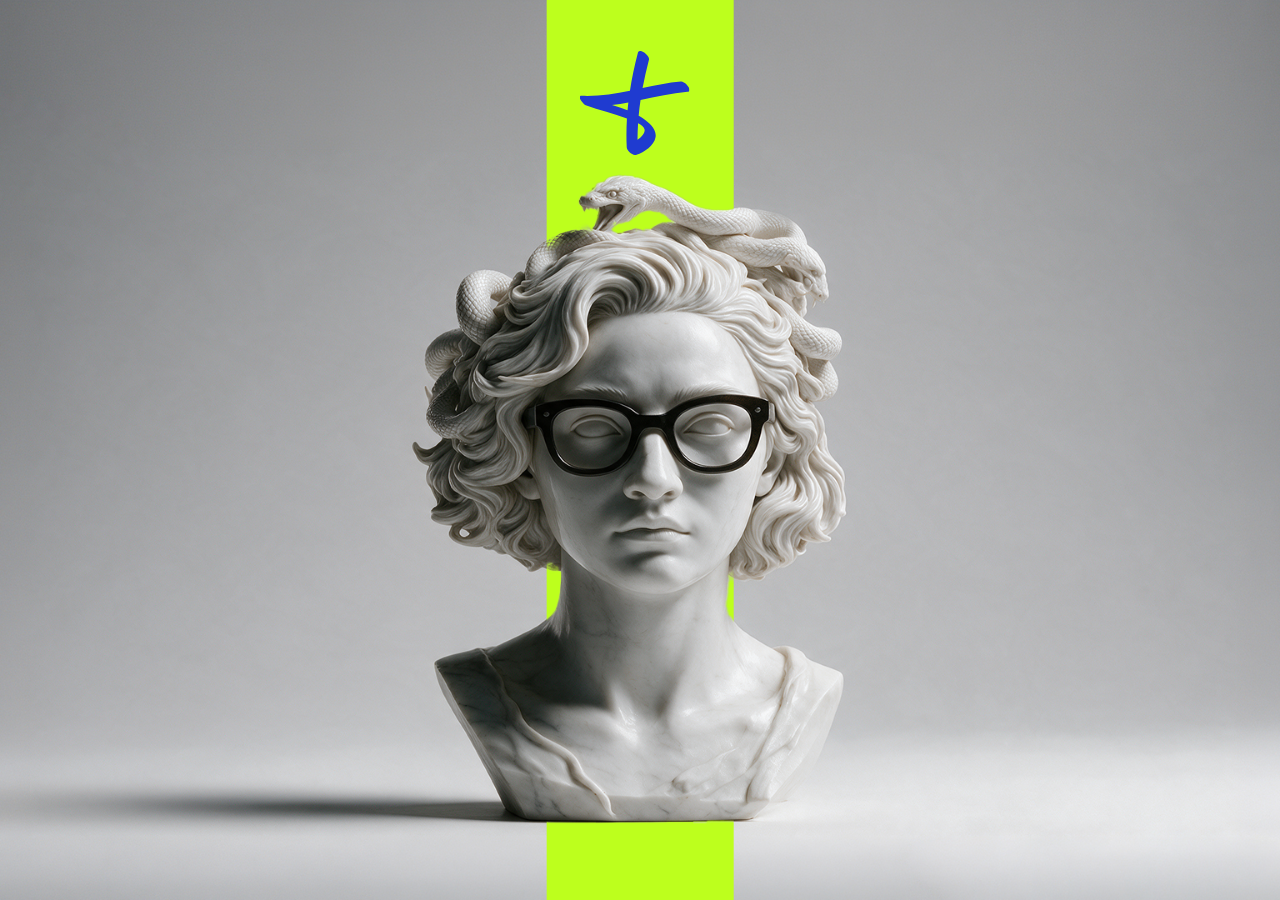
<file: index.html>
<!doctype html>
<html lang="en">
<head>
  <meta charset="utf-8">
  <meta name="viewport" content="width=device-width, initial-scale=1">
  <title>sparkles — Liran Amar</title>
  <meta name="description" content="sparkles — branding, ux/ui and solutions by Liran Amar, multidisciplinary designer and photographer.">
  <link rel="icon" href="favicon.svg" type="image/svg+xml">
  <link rel="preconnect" href="https://fonts.googleapis.com">
  <link rel="preconnect" href="https://fonts.gstatic.com" crossorigin>
  <link rel="stylesheet" href="https://fonts.googleapis.com/css2?family=Anton&family=Google+Sans+Code:wght@400;500;700&display=swap">
  <link rel="stylesheet" href="css/styles.css">
</head>
<body>
  <main>
    <a class="home" href="portfolio.html" aria-label="sparkles by Liran Amar — enter the portfolio">
      <img class="home__layer" src="assets/img/home/hero-bg.png" alt="" style="object-fit:cover">
      <span class="home__stripe" aria-hidden="true"></span>
      <img class="home__layer" src="assets/img/home/bust.png" alt="Marble bust of a curly-haired figure with snakes in her hair, wearing thick black glasses">
      <img class="home__mark" src="assets/img/home/mark.svg" alt="">
      <span class="home__hint">enter ›</span>
    </a>
  </main>
</body>
</html>
</file>
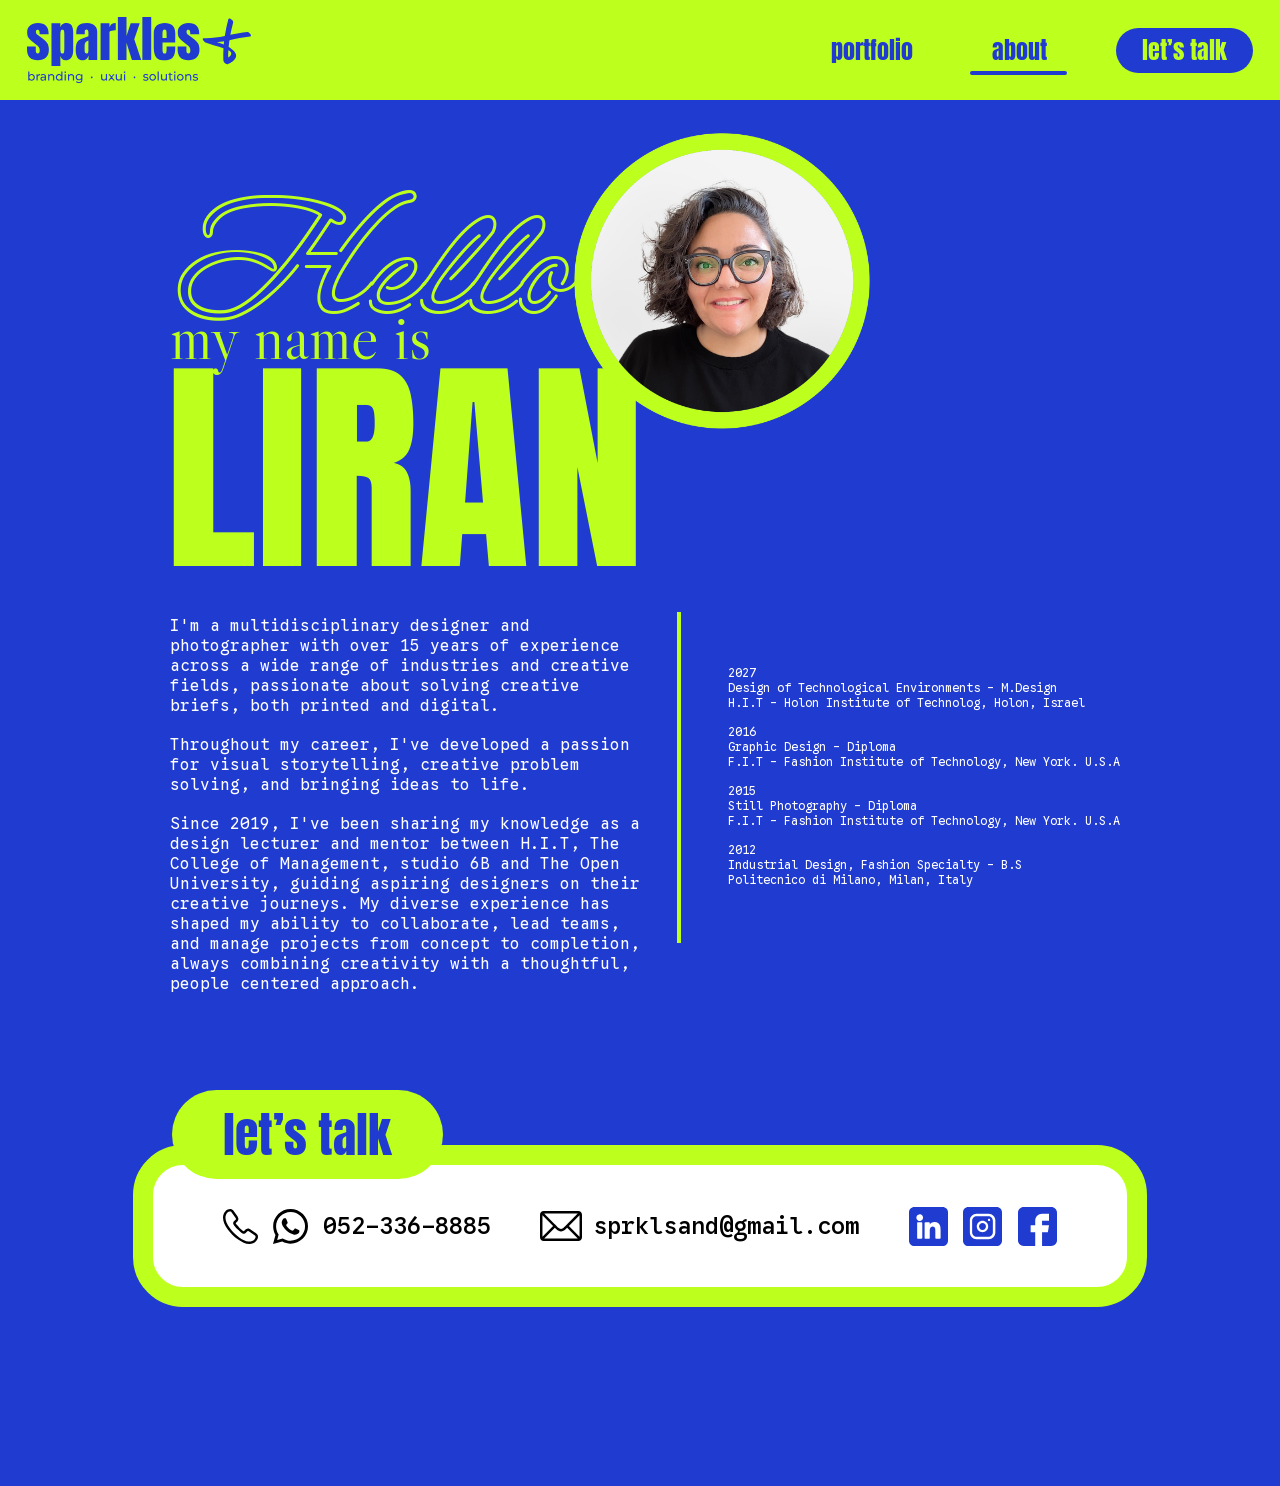
<file: about.html>
<!doctype html>
<html lang="en">
<head>
  <meta charset="utf-8">
  <meta name="viewport" content="width=device-width, initial-scale=1">
  <title>about — sparkles</title>
  <meta name="description" content="Liran Amar — multidisciplinary designer, photographer and design lecturer.">
  <link rel="icon" href="favicon.svg" type="image/svg+xml">
  <link rel="preconnect" href="https://fonts.googleapis.com">
  <link rel="preconnect" href="https://fonts.gstatic.com" crossorigin>
  <link rel="stylesheet" href="https://fonts.googleapis.com/css2?family=Anton&family=Google+Sans+Code:wght@400;500;700&family=Libre+Caslon+Display&family=Neonderthaw&display=swap">
  <link rel="stylesheet" href="css/styles.css">
</head>
<body class="page-about">
  <header class="site-header">
    <a class="site-header__logo" href="index.html"><img src="assets/img/shared/sparkles-logo.svg" alt="sparkles — branding · ux/ui · solutions"></a>
    <nav class="site-nav" aria-label="Main">
      <a class="site-nav__link" href="portfolio.html">portfolio</a>
      <a class="site-nav__link" href="about.html" aria-current="page">about</a>
      <a class="pill" href="#contact">let’s talk</a>
    </nav>
  </header>

  <main class="wrap" style="--gutter: clamp(16px, 10.4vw, 200px); max-width: calc(1520px + 2 * var(--gutter));">
    <section class="about-hero" aria-labelledby="about-title">
      <div class="stage" style="--w:800; --h:450">
        <div class="stage__inner">
          <p class="about-hero__hello" aria-hidden="true">Hello</p>
          <p class="about-hero__intro" aria-hidden="true">my name is</p>
          <h1 class="about-hero__name" id="about-title"><span class="visually-hidden">Hello, my name is </span>LIRAN</h1>
          <div class="about-hero__photo"><img src="assets/img/about/liran.png" alt="Portrait of Liran Amar"></div>
        </div>
      </div>
    </section>

    <section class="about-body" aria-label="About Liran">
      <div class="about-body__bio">
        <p>I'm a multidisciplinary designer and photographer with over 15 years of experience across a wide range of industries and creative fields, passionate about solving creative briefs, both printed and digital.</p>
        <p>Throughout my career, I've developed a passion for visual storytelling, creative problem solving, and bringing ideas to life.</p>
        <p>Since 2019, I've been sharing my knowledge as a design lecturer and mentor between H.I.T, The College of Management, studio 6B and The Open University, guiding aspiring designers on their creative journeys. My diverse experience has shaped my ability to collaborate, lead teams, and manage projects from concept to completion, always combining creativity with a thoughtful, people centered approach.</p>
      </div>
      <span class="about-body__rule" aria-hidden="true"></span>
      <div class="about-body__edu">
        <h2 class="visually-hidden">Education</h2>
        <ul>
          <li><span>2027</span><span>Design of Technological Environments - M.Design</span><span>H.I.T - Holon Institute of Technolog, Holon, Israel</span></li>
          <li><span>2016</span><span>Graphic Design - Diploma</span><span>F.I.T - Fashion Institute of Technology, New York. U.S.A</span></li>
          <li><span>2015</span><span>Still Photography - Diploma</span><span>F.I.T - Fashion Institute of Technology, New York. U.S.A</span></li>
          <li><span>2012</span><span>Industrial Design, Fashion Specialty - B.S</span><span>Politecnico di Milano, Milan, Italy</span></li>
        </ul>
      </div>
    </section>

    <section class="contact" id="contact" aria-labelledby="contact-title">
      <h2 class="contact__tag" id="contact-title">let’s talk</h2>
      <div class="contact__card">
        <div class="contact__group">
          <a class="contact__icon" href="tel:+972523368885" aria-label="Call 052-336-8885"><img src="assets/img/about/phone.svg" width="35" height="35" alt=""></a>
          <a class="contact__icon" href="https://wa.me/972523368885" target="_blank" rel="noopener" aria-label="WhatsApp 052-336-8885"><img src="assets/img/about/whatsapp.svg" width="35" height="35" alt=""></a>
          <a class="contact__text" href="tel:+972523368885">052-336-8885</a>
        </div>
        <div class="contact__group contact__group--mail">
          <a class="contact__icon" href="mailto:sprklsand@gmail.com" aria-label="Email"><img src="assets/img/about/mail.svg" width="42" height="30" alt=""></a>
          <a class="contact__text" href="mailto:sprklsand@gmail.com">sprklsand@gmail.com</a>
        </div>
        <div class="contact__social">
          <a href="https://www.linkedin.com/in/liran-amar/" target="_blank" rel="noopener" aria-label="LinkedIn"><img src="assets/img/about/linkedin.svg" width="39" height="39" alt=""></a>
          <a href="https://www.instagram.com/sparklesndesign" target="_blank" rel="noopener" aria-label="Instagram"><img src="assets/img/about/instagram.svg" width="39" height="39" alt=""></a>
          <a href="https://www.facebook.com/sparklesndesign" target="_blank" rel="noopener" aria-label="Facebook"><img src="assets/img/about/facebook.svg" width="39" height="39" alt=""></a>
        </div>
      </div>
    </section>
  </main>

  <script src="js/main.js" defer></script>
</body>
</html>
</file>
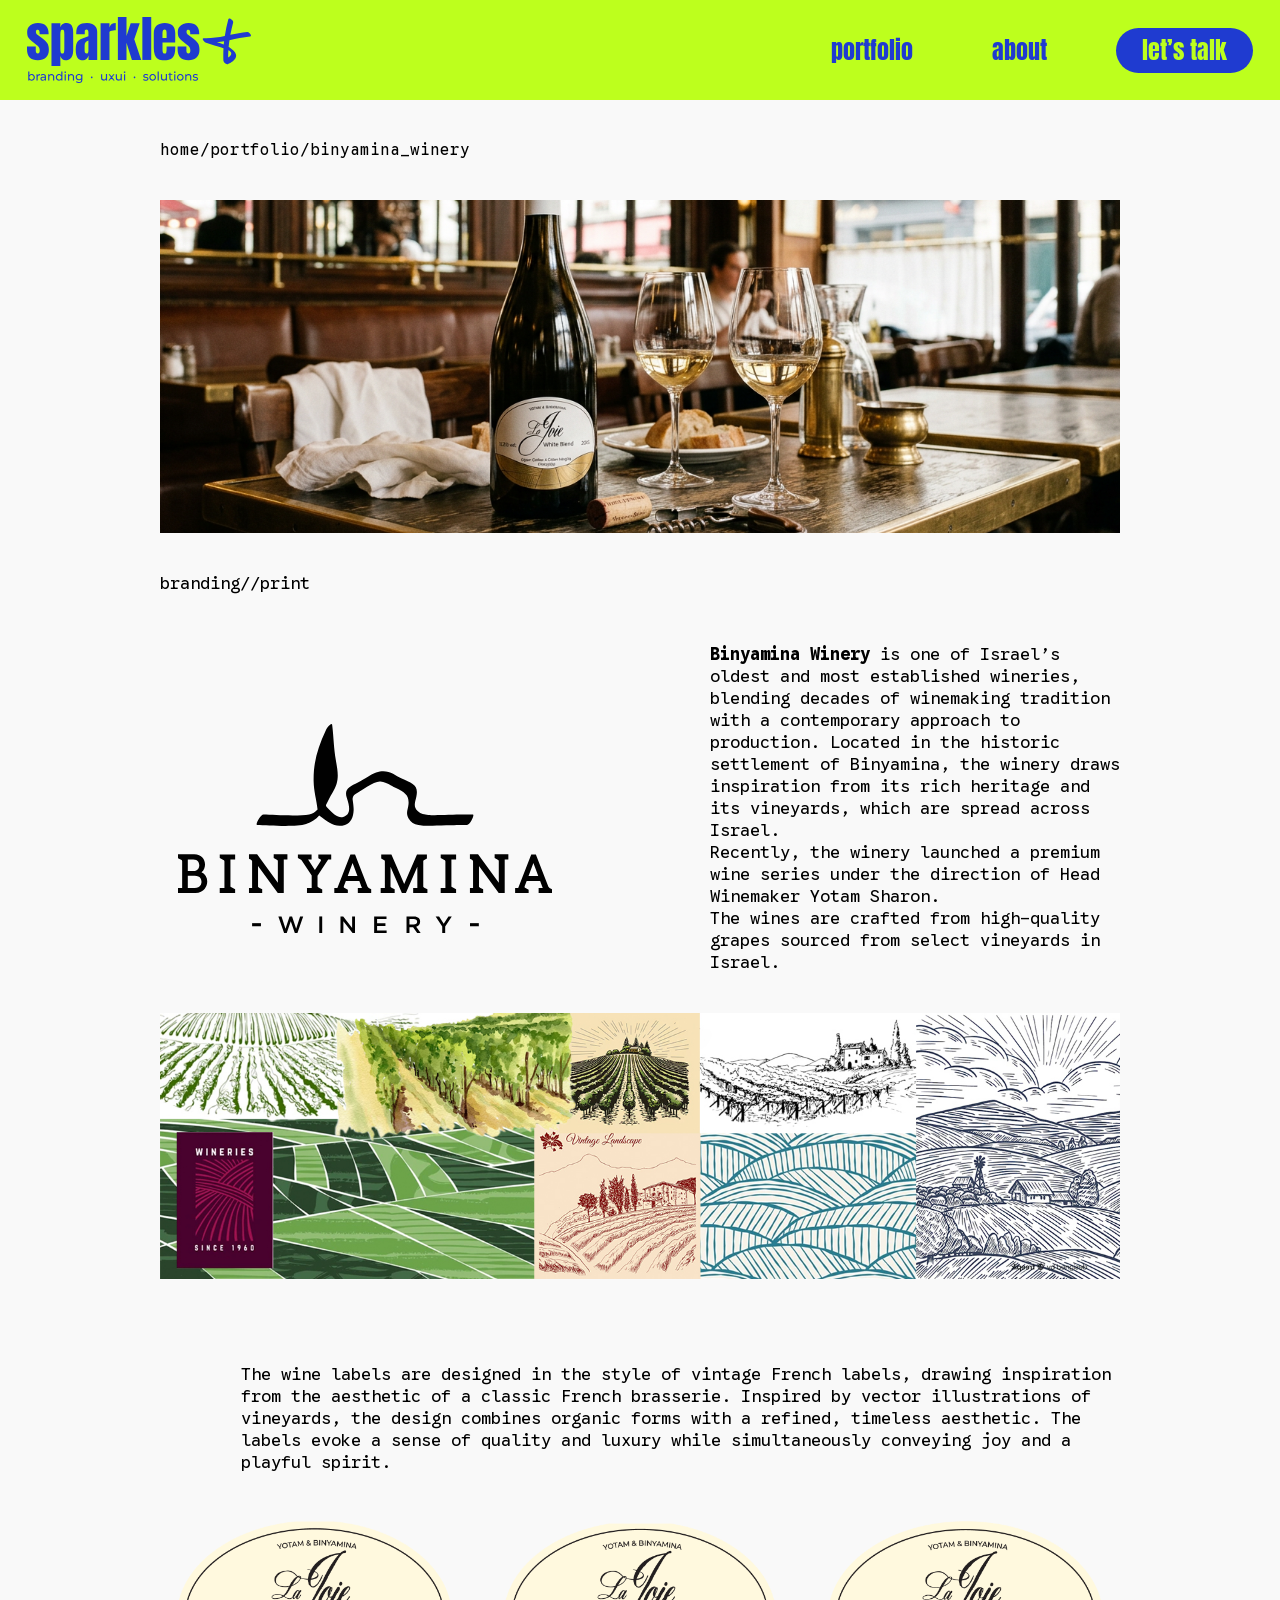
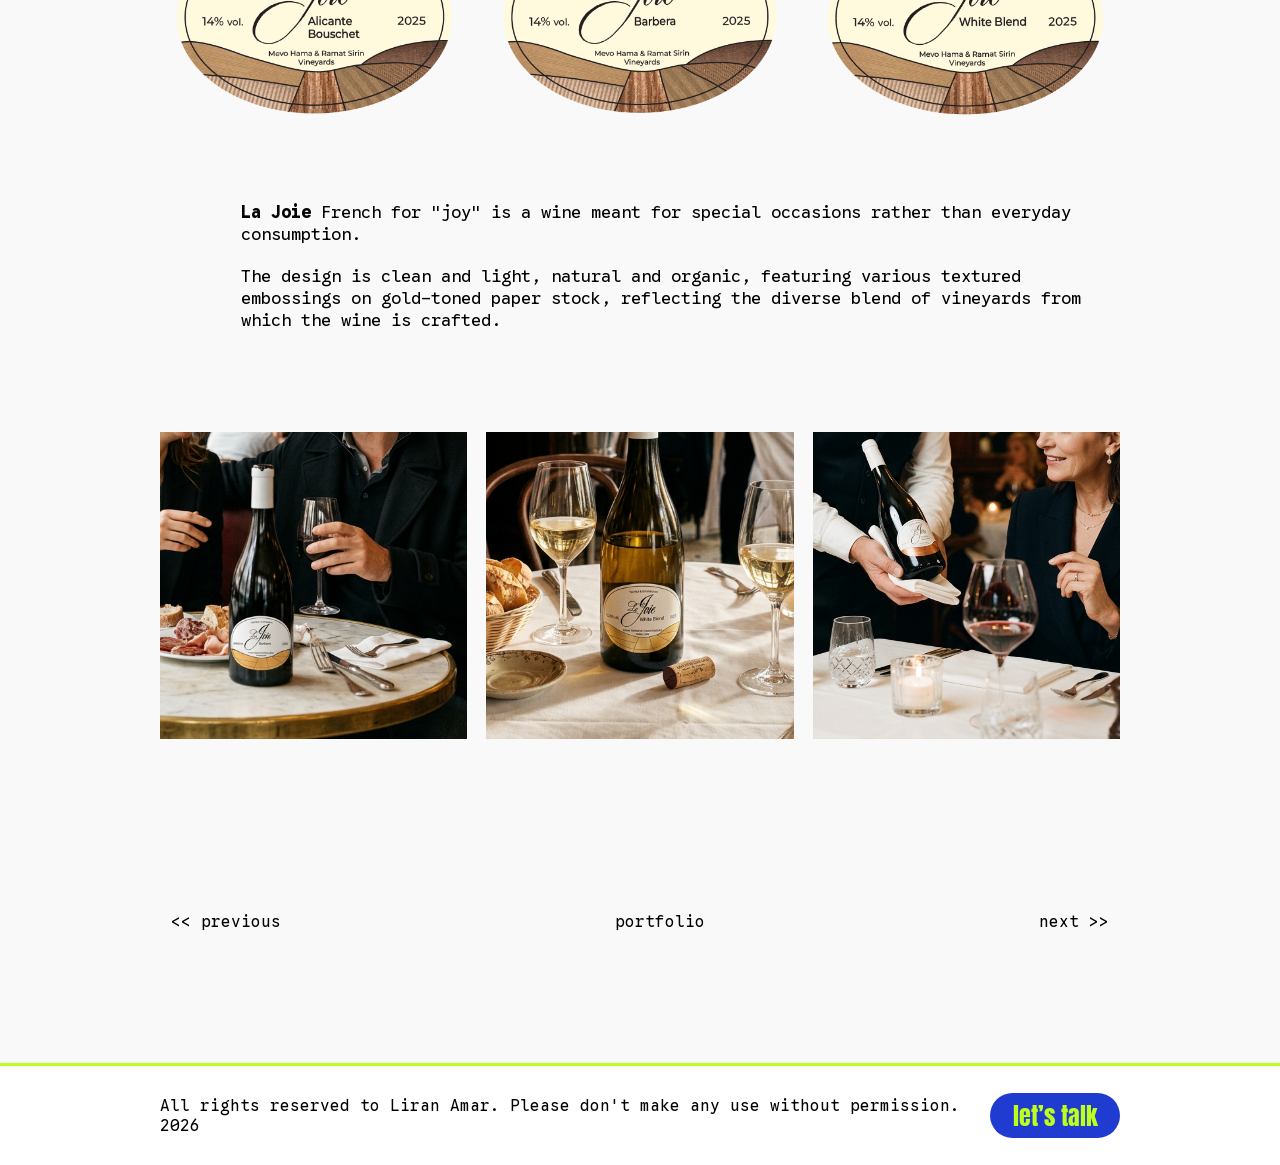
<file: binyamina.html>
<!doctype html>
<html lang="en">
<head>
  <meta charset="utf-8">
  <meta name="viewport" content="width=device-width, initial-scale=1">
  <title>Binyamina Winery — sparkles</title>
  <meta name="description" content="Binyamina Winery — La Joie premium wine label design.">
  <link rel="icon" href="favicon.svg" type="image/svg+xml">
  <link rel="preconnect" href="https://fonts.googleapis.com">
  <link rel="preconnect" href="https://fonts.gstatic.com" crossorigin>
  <link rel="stylesheet" href="https://fonts.googleapis.com/css2?family=Anton&family=Google+Sans+Code:wght@400;500;700&display=swap">
  <link rel="stylesheet" href="css/styles.css">
</head>
<body>
  <header class="site-header">
    <a class="site-header__logo" href="index.html"><img src="assets/img/shared/sparkles-logo.svg" alt="sparkles — branding · ux/ui · solutions"></a>
    <nav class="site-nav" aria-label="Main">
      <a class="site-nav__link" href="portfolio.html">portfolio</a>
      <a class="site-nav__link" href="about.html">about</a>
      <a class="pill" href="about.html#contact">let’s talk</a>
    </nav>
  </header>

  <main class="wrap project">
    <nav class="breadcrumb" aria-label="Breadcrumb" style="height:100px; display:flex; align-items:center; padding-block:0"><a href="index.html">home</a>/<a href="portfolio.html">portfolio</a>/binyamina_winery</nav>

    <div class="crop" style="aspect-ratio: 1440 / 500">
      <img src="assets/img/binyamina/hero.png" alt="La Joie wine bottle on a table in a classic French brasserie" style="left:-0.02%; top:-52.85%; width:100.03%; height:171.04%">
    </div>

    <p class="category">branding//print</p>

    <div class="split" style="grid-template-columns: minmax(0, 467px) minmax(0, 832px); column-gap: 140px">
      <h1 style="display:grid; place-items:center; aspect-ratio: 467 / 365; margin-top: 35px">
        <img src="assets/img/binyamina/logo.svg" alt="Binyamina Winery" style="width:91.2%; height:auto">
      </h1>
      <div class="prose" style="margin:10px 0 0; max-width:773px">
        <p><b>Binyamina Winery</b> is one of Israel’s oldest and most established wineries, blending decades of winemaking tradition with a contemporary approach to production. Located in the historic settlement of Binyamina, the winery draws inspiration from its rich heritage and its vineyards, which are spread across Israel.<br>Recently, the winery launched a premium wine series under the direction of Head Winemaker Yotam Sharon.<br>The wines are crafted from high-quality grapes sourced from select vineyards in Israel.</p>
      </div>
    </div>

    <div class="crop" style="aspect-ratio: 1440 / 400; margin-top: 24px">
      <img src="assets/img/binyamina/inspo.png" alt="Inspiration board: vintage vineyard illustrations and French wine labels">
    </div>

    <div class="prose prose--1196" style="margin-top: 84px">
      <p>The wine labels are designed in the style of vintage French labels, drawing inspiration from the aesthetic of a classic French brasserie. Inspired by vector illustrations of vineyards, the design combines organic forms with a refined, timeless aesthetic. The labels evoke a sense of quality and luxury while simultaneously conveying joy and a playful spirit.</p>
    </div>

    <div class="media-row" style="grid-template-columns: repeat(3, 1fr); gap: 17px; margin-top: 29px">
      <div class="crop" style="aspect-ratio: 471 / 350"><img src="assets/img/binyamina/label-alicante.png" alt="La Joie Alicante Bouschet 2025 label"></div>
      <div class="crop" style="aspect-ratio: 471 / 350"><img src="assets/img/binyamina/label-barbera.png" alt="La Joie Barbera 2025 label"></div>
      <div class="crop" style="aspect-ratio: 471 / 350"><img src="assets/img/binyamina/label-white-blend.png" alt="La Joie White Blend 2025 label"></div>
    </div>

    <div class="prose prose--1196" style="margin-top: 69px">
      <p><b>La Joie</b> French for "joy" is a wine meant for special occasions rather than everyday consumption.</p>
      <p>The design is clean and light, natural and organic, featuring various textured embossings on gold-toned paper stock, reflecting the diverse blend of vineyards from which the wine is crafted.</p>
    </div>

    <div class="media-row" style="grid-template-columns: repeat(3, 1fr); gap: 19px; margin-top: 101px">
      <div class="crop" style="aspect-ratio: 1"><img src="assets/img/binyamina/scene-1.png" alt="Diners at a brasserie table with a bottle of La Joie" style="left:-94.43%; top:-89.72%; width:246.68%; height:198.72%"></div>
      <div class="crop" style="aspect-ratio: 1"><img src="assets/img/binyamina/scene-2.png" alt="La Joie bottle with white wine glasses and bread" style="left:-48.18%; top:-128.48%; width:191.86%; height:256.96%"></div>
      <div class="crop" style="aspect-ratio: 1"><img src="assets/img/binyamina/scene-3.png" alt="A sommelier presenting a bottle of La Joie" style="left:-59.31%; top:-76.23%; width:218.84%; height:176.23%"></div>
    </div>

    <nav class="pager" aria-label="Projects" style="margin-top: 153px">
      <a href="urban-oasis.html" rel="prev">&lt;&lt; previous</a>
      <a href="portfolio.html">portfolio</a>
      <a href="easy-pops.html" rel="next">next &gt;&gt;</a>
    </nav>
  </main>

  <footer class="site-footer">
    <div class="wrap site-footer__inner">
      <p>All rights reserved to Liran Amar. Please don't make any use without permission. 2026</p>
      <a class="pill" href="about.html#contact">let’s talk</a>
    </div>
  </footer>

  <script src="js/main.js" defer></script>
</body>
</html>
</file>
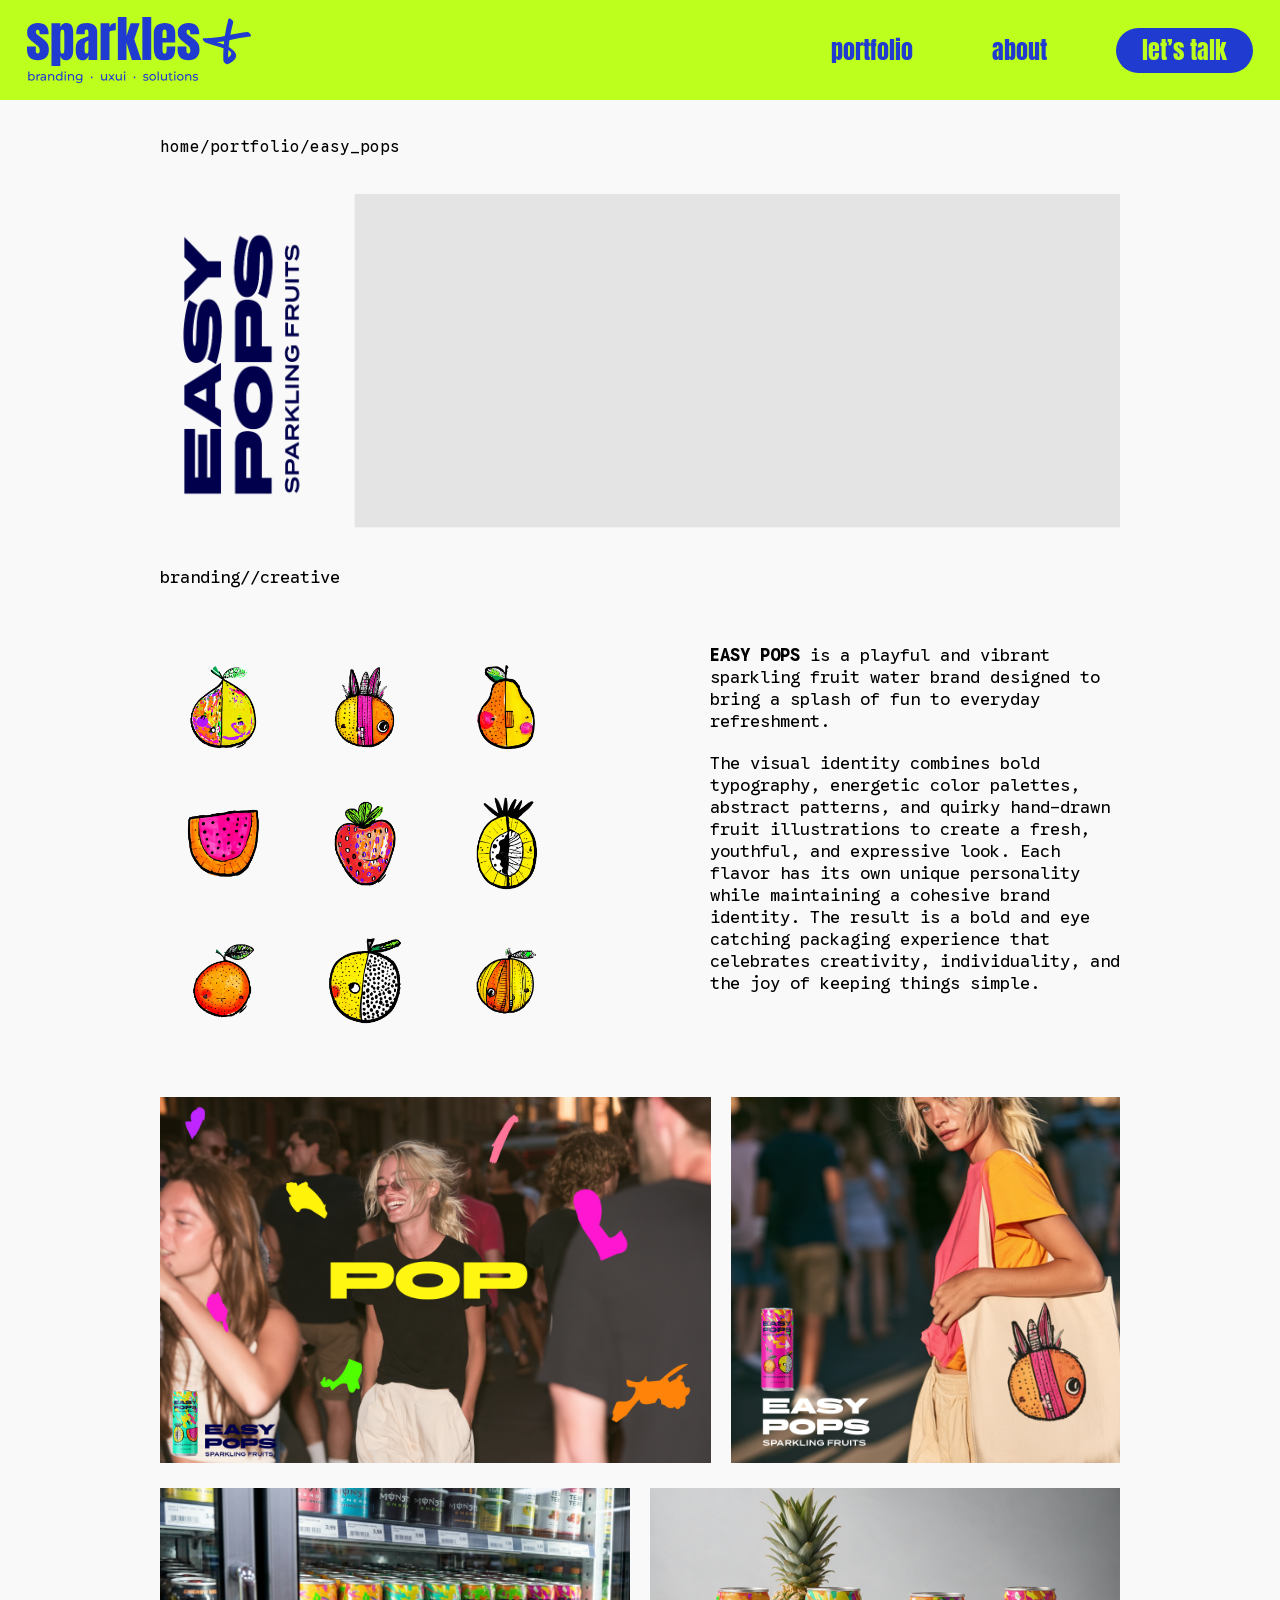
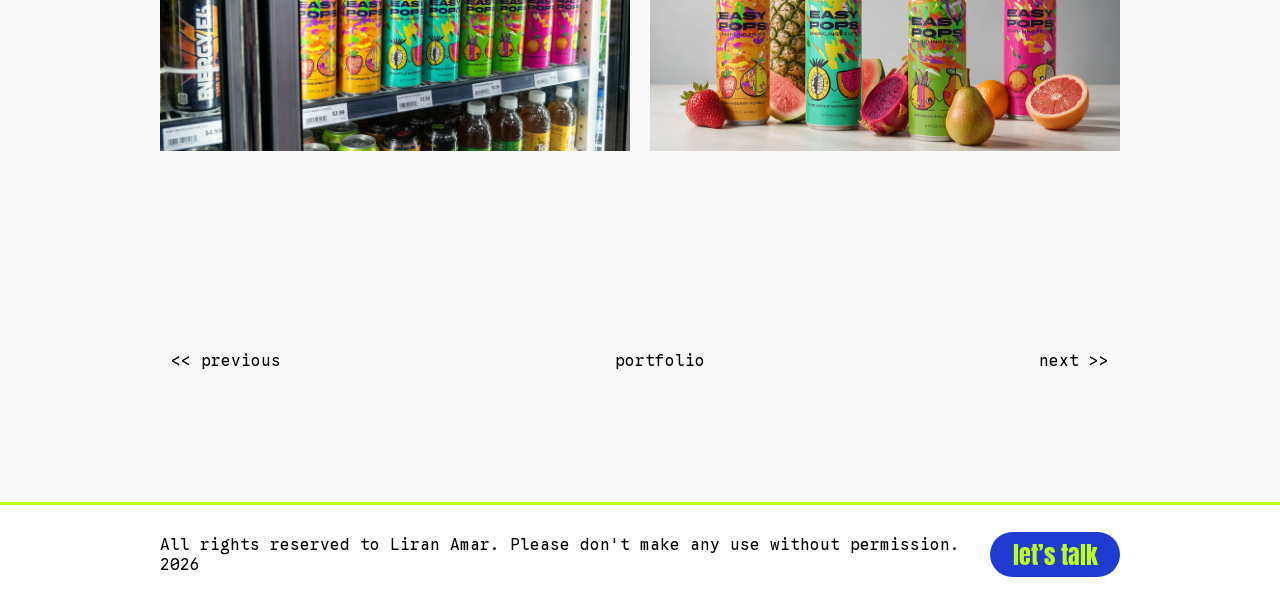
<file: easy-pops.html>
<!doctype html>
<html lang="en">
<head>
  <meta charset="utf-8">
  <meta name="viewport" content="width=device-width, initial-scale=1">
  <title>Easy Pops — sparkles</title>
  <meta name="description" content="EASY POPS — branding for a playful sparkling fruit water brand.">
  <link rel="icon" href="favicon.svg" type="image/svg+xml">
  <link rel="preconnect" href="https://fonts.googleapis.com">
  <link rel="preconnect" href="https://fonts.gstatic.com" crossorigin>
  <link rel="stylesheet" href="https://fonts.googleapis.com/css2?family=Anton&family=Google+Sans+Code:wght@400;500;700&display=swap">
  <link rel="stylesheet" href="css/styles.css">
</head>
<body>
  <header class="site-header">
    <a class="site-header__logo" href="index.html"><img src="assets/img/shared/sparkles-logo.svg" alt="sparkles — branding · ux/ui · solutions"></a>
    <nav class="site-nav" aria-label="Main">
      <a class="site-nav__link" href="portfolio.html">portfolio</a>
      <a class="site-nav__link" href="about.html">about</a>
      <a class="pill" href="about.html#contact">let’s talk</a>
    </nav>
  </header>

  <main class="wrap project">
    <nav class="breadcrumb" aria-label="Breadcrumb"><a href="index.html">home</a>/<a href="portfolio.html">portfolio</a>/easy_pops</nav>

    <!-- hero: vertical logo + product clip -->
    <div class="stage" style="--w:1440; --h:500">
      <div class="stage__inner">
        <h1 style="left:11px; top:42px; width:220.187px; height:415px; display:flex; align-items:center; justify-content:center">
          <span style="position:relative; flex:none; width:415px; height:220.187px; transform:rotate(-90deg); overflow:hidden">
            <img src="assets/img/easy-pops/logo-vertical.png" alt="EASY POPS — sparkling fruits" style="position:absolute; max-width:none; left:-4.18%; top:0; width:105.24%; height:100%">
          </span>
        </h1>
        <div class="crop video-slot" style="left:292px; top:0; width:1148px; height:500px">
          <video data-autoplay autoplay muted loop playsinline preload="metadata" src="assets/video/easy-pops-hero.mp4" style="width:100%; height:100%; object-fit:cover"></video>
        </div>
      </div>
    </div>

    <p class="category">branding//creative</p>

    <div class="split" style="grid-template-columns: minmax(0, 467px) minmax(0, 832px); column-gap: 140px; margin-top: 17px">
      <div class="stage" style="--w:467; --h:456; margin: 0">
        <div class="stage__inner">
          <img src="assets/img/easy-pops/pomelo.png"       alt="Pomelo illustration"       style="left:0;     top:0;   width:144px; height:144px">
          <img src="assets/img/easy-pops/dragon-fruit.png" alt="Dragon fruit illustration" style="left:161px; top:0;   width:144px; height:144px">
          <img src="assets/img/easy-pops/pear.png"         alt="Pear illustration"         style="left:322px; top:0;   width:144px; height:144px">
          <img src="assets/img/easy-pops/watermelon.png"   alt="Watermelon illustration"   style="left:0;     top:155px; width:144px; height:144px">
          <img src="assets/img/easy-pops/strawberry.png"   alt="Strawberry illustration"   style="left:161px; top:155px; width:145px; height:145px">
          <img src="assets/img/easy-pops/pineapple.png"    alt="Pineapple illustration"    style="left:323px; top:155px; width:144px; height:144px">
          <img src="assets/img/easy-pops/tangerine.png"    alt="Tangerine illustration"    style="left:0;     top:311px; width:145px; height:145px">
          <img src="assets/img/easy-pops/grapefruit.png"   alt="Grapefruit illustration"   style="left:161px; top:311px; width:145px; height:145px">
          <img src="assets/img/easy-pops/orange.png"       alt="Orange illustration"       style="left:322px; top:311px; width:145px; height:145px">
        </div>
      </div>
      <div class="prose" style="margin:0; max-width:773px">
        <p><b>EASY POPS</b> is a playful and vibrant sparkling fruit water brand designed to bring a splash of fun to everyday refreshment.</p>
        <p>The visual identity combines bold typography, energetic color palettes, abstract patterns, and quirky hand-drawn fruit illustrations to create a fresh, youthful, and expressive look. Each flavor has its own unique personality while maintaining a cohesive brand identity. The result is a bold and eye catching packaging experience that celebrates creativity, individuality, and the joy of keeping things simple.</p>
      </div>
    </div>

    <div class="media-row" style="grid-template-columns: 832fr 588fr; margin-top: 52px">
      <div class="crop" style="aspect-ratio: 832 / 554"><img src="assets/img/easy-pops/pop-bill.png" alt="Easy Pops 'POP' billboard over a crowd of young people dancing"></div>
      <div class="crop" style="aspect-ratio: 588 / 554"><img src="assets/img/easy-pops/tote.png" alt="Woman carrying an Easy Pops illustrated tote bag" style="left:0; top:-6.14%; width:100%; height:106.14%"></div>
    </div>
    <div class="media-row" style="grid-template-columns: 1fr 1fr; margin-top: 25px">
      <div class="crop" style="aspect-ratio: 710 / 397"><img src="assets/img/easy-pops/fridge.png" alt="Easy Pops cans lined up in a beverage refrigerator" style="left:-7.89%; top:-16.66%; width:141.35%; height:141.09%"></div>
      <div class="crop" style="aspect-ratio: 710 / 397"><img src="assets/img/easy-pops/packshot.png" alt="Easy Pops can range with fresh fruits" style="left:-0.04%; top:-28.72%; width:100.04%; height:143.12%"></div>
    </div>

    <nav class="pager" aria-label="Projects" style="margin-top: 180px">
      <a href="binyamina.html" rel="prev">&lt;&lt; previous</a>
      <a href="portfolio.html">portfolio</a>
      <a href="tldr.html" rel="next">next &gt;&gt;</a>
    </nav>
  </main>

  <footer class="site-footer">
    <div class="wrap site-footer__inner">
      <p>All rights reserved to Liran Amar. Please don't make any use without permission. 2026</p>
      <a class="pill" href="about.html#contact">let’s talk</a>
    </div>
  </footer>

  <script src="js/main.js" defer></script>
</body>
</html>
</file>
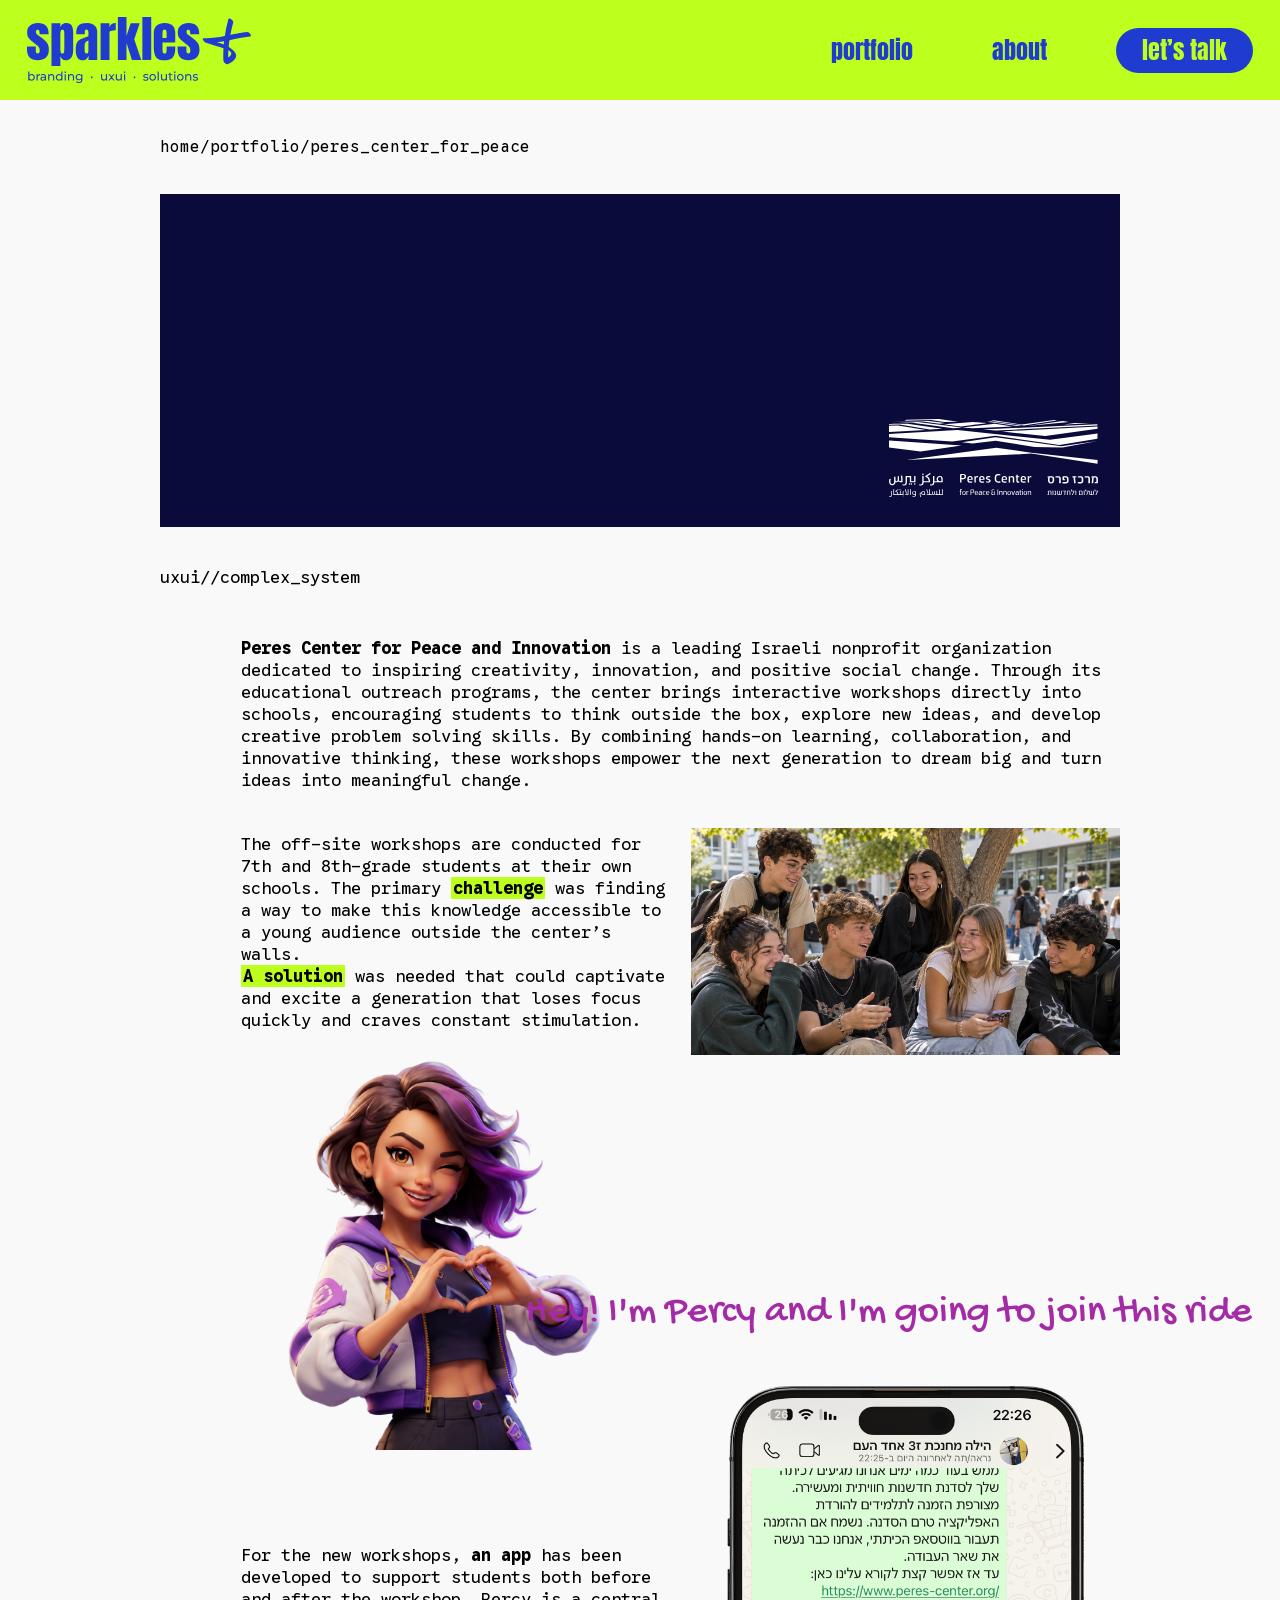
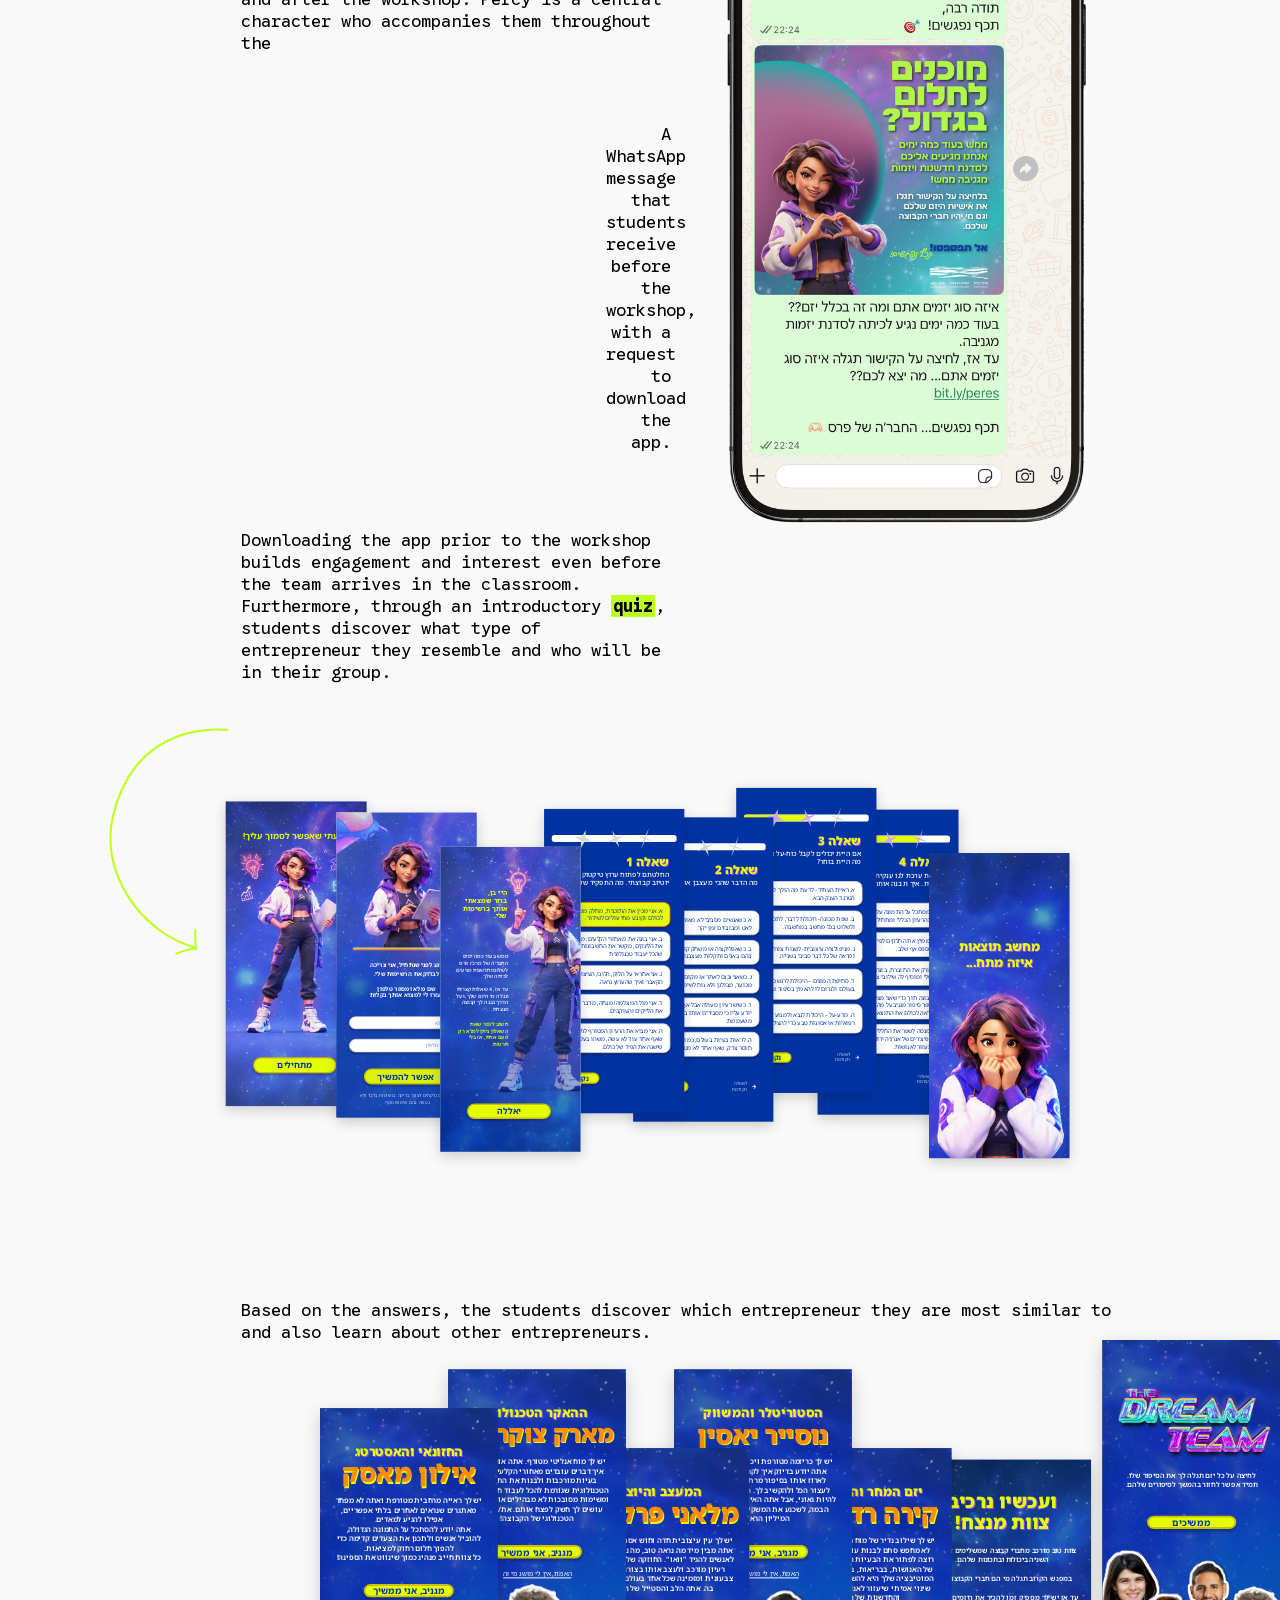
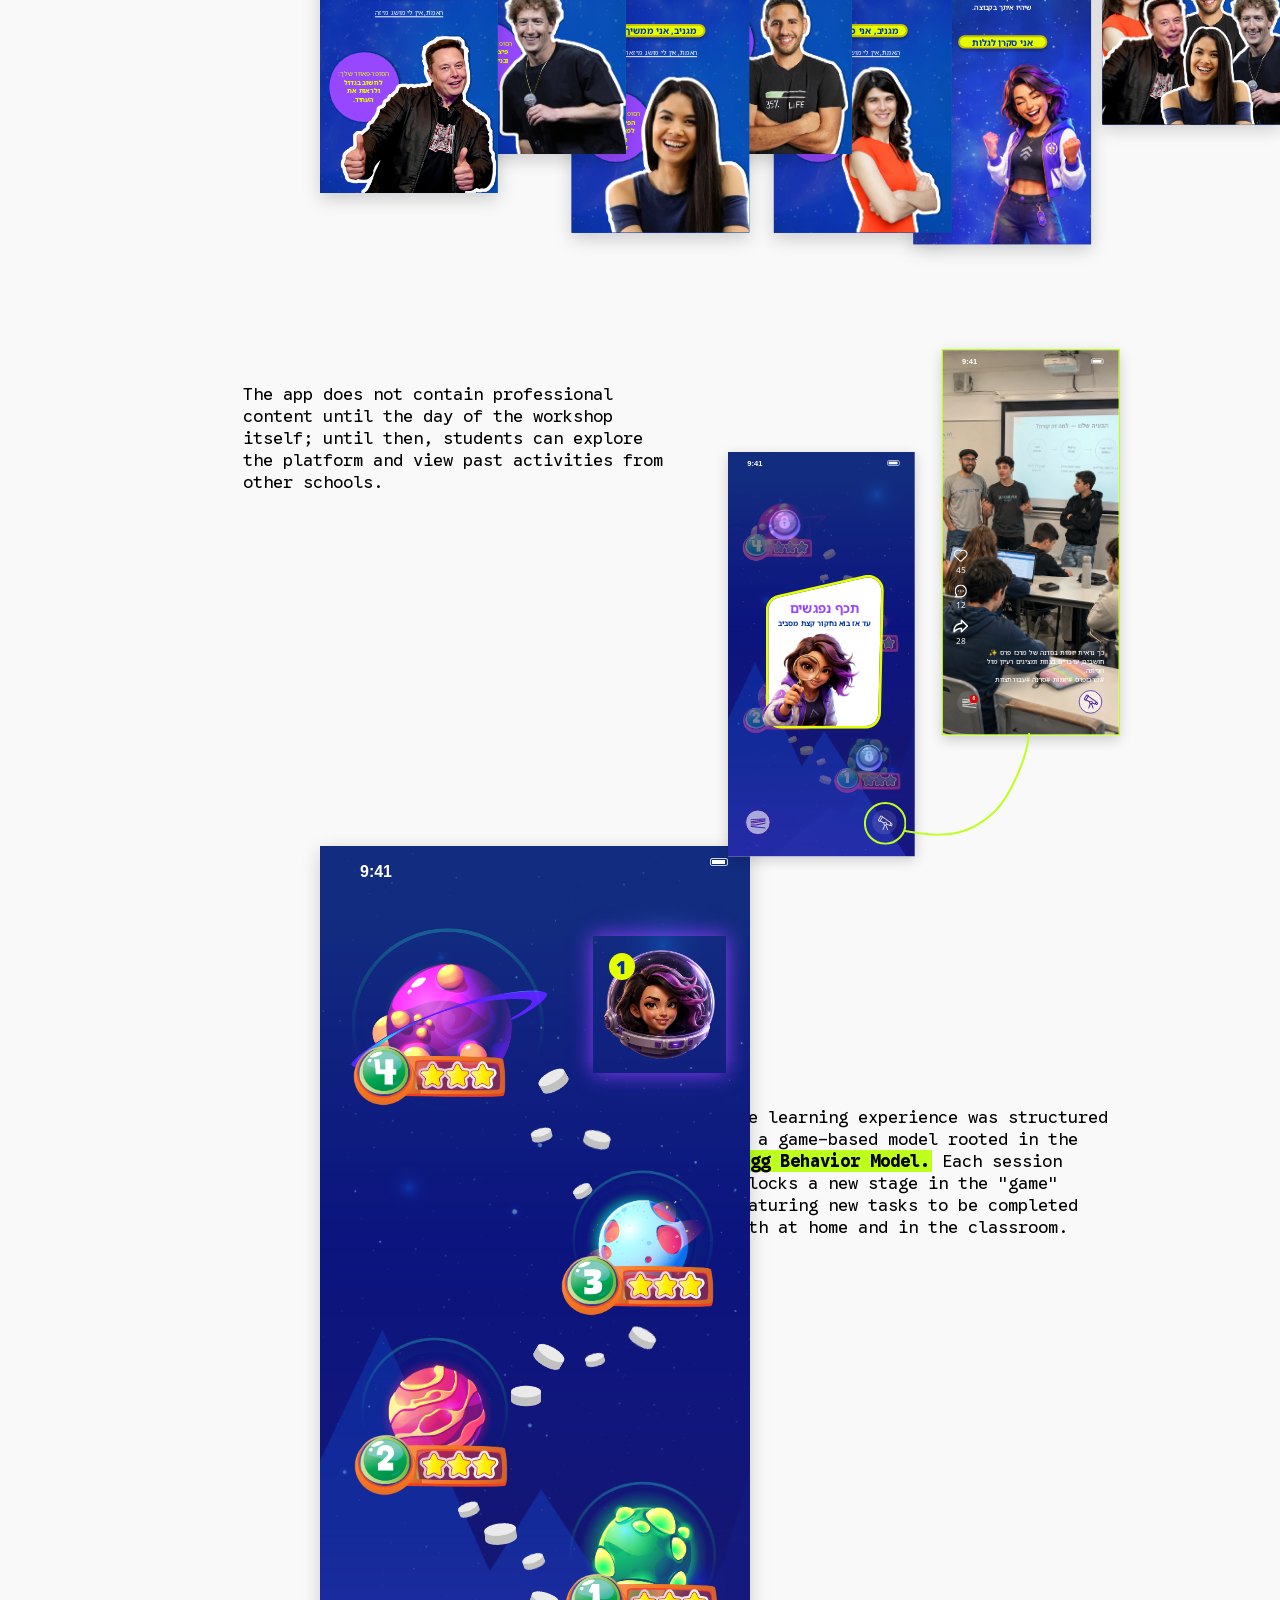
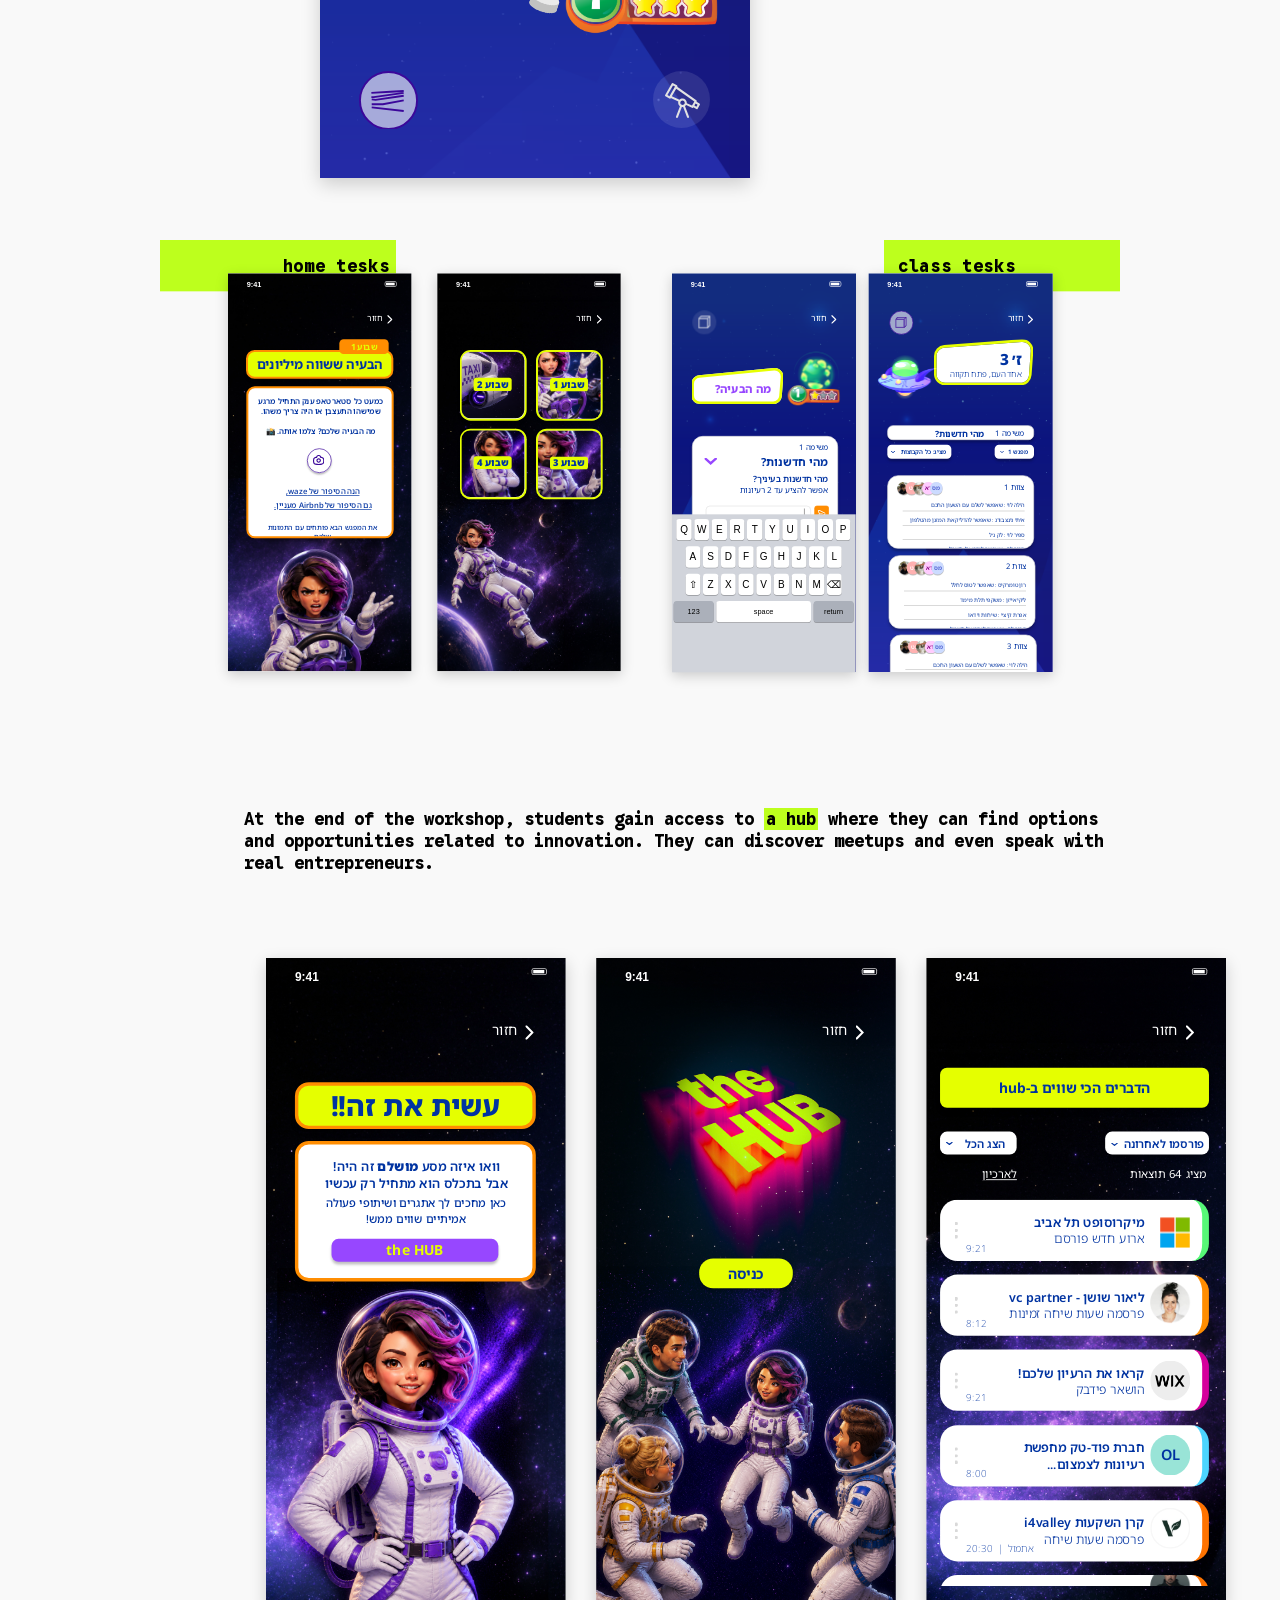
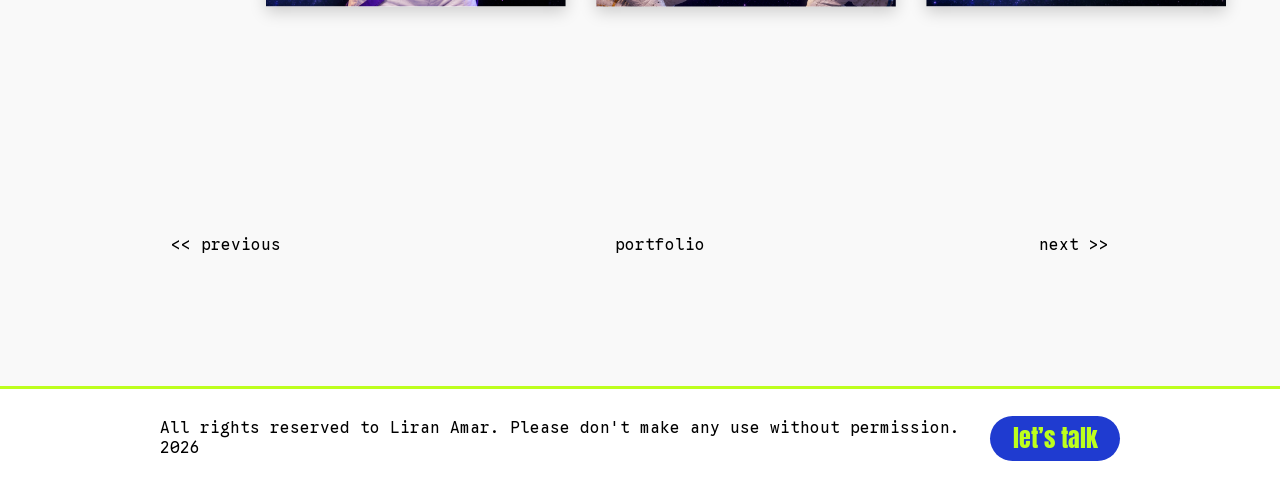
<file: peres-center.html>
<!doctype html>
<html lang="en">
<head>
  <meta charset="utf-8">
  <meta name="viewport" content="width=device-width, initial-scale=1">
  <title>Peres Center for Peace and Innovation — sparkles</title>
  <meta name="description" content="A gamified learning app for the Peres Center for Peace and Innovation's school workshops.">
  <link rel="icon" href="favicon.svg" type="image/svg+xml">
  <link rel="preconnect" href="https://fonts.googleapis.com">
  <link rel="preconnect" href="https://fonts.gstatic.com" crossorigin>
  <link rel="stylesheet" href="https://fonts.googleapis.com/css2?family=Anton&family=Gochi+Hand&family=Google+Sans+Code:wght@400;500;700&family=Noto+Sans+Hebrew:wght@200;300;400;500;600;700;800;900&display=swap">
  <link rel="stylesheet" href="css/styles.css">
  <link rel="stylesheet" href="css/mockups.css">
</head>
<body>
  <header class="site-header">
    <a class="site-header__logo" href="index.html"><img src="assets/img/shared/sparkles-logo.svg" alt="sparkles — branding · ux/ui · solutions"></a>
    <nav class="site-nav" aria-label="Main">
      <a class="site-nav__link" href="portfolio.html">portfolio</a>
      <a class="site-nav__link" href="about.html">about</a>
      <a class="pill" href="about.html#contact">let’s talk</a>
    </nav>
  </header>

  <main class="wrap project">
    <nav class="breadcrumb" aria-label="Breadcrumb"><a href="index.html">home</a>/<a href="portfolio.html">portfolio</a>/peres_center_for_peace</nav>

    <!-- hero -->
    <div class="crop" style="aspect-ratio: 1440 / 500; background:#0a0b3b">
      <video data-autoplay autoplay muted loop playsinline preload="metadata" src="assets/video/peres-hero.mp4" style="left:0; top:-56.4%; width:99.86%; height:161.8%"></video>
      <h1 style="position:absolute; left:75.97%; top:67.6%; width:21.74%; height:23.2%; margin:0">
        <img src="assets/img/peres/logo-hero.svg" alt="Peres Center for Peace &amp; Innovation" style="width:100%; height:100%">
      </h1>
    </div>

    <p class="category">uxui//complex_system</p>

    <div class="prose prose--1196" style="margin-top:10px">
      <p><b>Peres Center for Peace and Innovation</b> is a leading Israeli nonprofit organization dedicated to inspiring creativity, innovation, and positive social change. Through its educational outreach programs, the center brings interactive workshops directly into schools, encouraging students to think outside the box, explore new ideas, and develop creative problem solving skills. By combining hands-on learning, collaboration, and innovative thinking, these workshops empower the next generation to dream big and turn ideas into meaningful change.</p>
    </div>

    <!-- challenge + photo -->
    <div class="split" style="grid-template-columns: minmax(0, 710px) minmax(0, 586px); column-gap: 20px; margin: 42px 0 0 clamp(0px, 6.354vw, 122px)">
      <div class="prose" style="margin:0">
        <p>The off-site workshops are conducted for 7th and 8th-grade students at their own schools. The primary <b class="hl">challenge</b> was finding a way to make this knowledge accessible to a young audience outside the center’s walls.<br><b class="hl">A solution</b> was needed that could captivate and excite a generation that loses focus quickly and craves constant stimulation.</p>
      </div>
      <div class="crop" style="aspect-ratio: 586 / 309; margin-top:-5px">
        <img src="assets/img/peres/friends.png" alt="Middle-school students laughing together in a sunny school courtyard" style="left:-0.51%; top:0; width:100.85%; height:127.51%">
      </div>
    </div>

    <!-- Percy -->
    <div class="percy">
      <img class="percy__img" src="assets/img/peres/percy-heart.png" alt="Percy, the app's animated guide character, making a heart with her hands" width="541" height="407">
      <p class="percy__say">Hey! I'm Percy and I'm going to join this ride</p>
    </div>

    <div class="split percy-app" style="grid-template-columns: minmax(0, 851px) minmax(0, 435px); column-gap: 20px; margin-left: clamp(0px, 6.354vw, 122px)">
      <div>
        <div class="prose prose--831" style="margin:0">
          <p>For the new workshops, <b>an app</b> has been developed to support students both before and after the workshop. Percy is a central character who accompanies them throughout the </p>
        </div>
        <p class="percy-app__note">A WhatsApp message that students receive before the workshop, with a request to download the app.</p>
        <div class="prose" style="margin:76px 0 0; max-width:851px">
          <p>Downloading the app prior to the workshop builds engagement and interest even before the team arrives in the classroom. Furthermore, through an introductory <b class="hl">quiz</b>, students discover what type of entrepreneur they resemble and who will be in their group.</p>
        </div>
      </div>
      <div class="crop percy-app__phone" style="aspect-ratio: 435 / 845">
        <img src="assets/img/peres/whatsapp-msg.png" alt="Phone showing the WhatsApp invitation message with Percy" style="left:-87.2%; top:-5.56%; width:271.69%; height:110.53%">
      </div>
    </div>

    <!-- QUIZ CLUSTER -->
    <div class="stage" style="--w:1369; --h:612; margin-top:46px; margin-left:-50px; max-width:calc(1369px)" role="img" aria-label="Onboarding and quiz screens of the app">
      <div class="stage__inner">
        <img src="assets/img/peres/arrow-curve.svg" alt="" style="left:-1.06px; top:-1.29px; width:169.56px; height:314.36px; max-width:none">
        <img src="assets/img/peres/arrow-stem.svg" alt="" style="left:120.12px; top:284.57px; width:4.21px; height:31.83px; max-width:none">
        <img src="assets/img/peres/arrow-head.svg" alt="" style="left:92.63px; top:310.74px; width:31.55px; height:11.39px; max-width:none">

        <!-- ob1 -->
        <div class="phone" style="left:165px; top:102.63px; width:200.788px; height:435.195px">
          <img src="assets/img/peres/ob1.png" alt="" style="left:-21.95px; top:0; width:244.739px; height:435.092px">
          <p style="right:28.64px; top:41.56px; color:#e5ff00; font-weight:700; font-size:12.141px; white-space:nowrap">ידעתי שאפשר לסמוך עליך!</p>
          <div class="m-btn" style="left:38.76px; top:365.62px; width:119.539px; height:22.413px; border-width:2.802px; border-radius:11.674px; font-size:12.141px">מתחילים</div>
        </div>

        <!-- q4 -->
        <div class="phone ph-blue" style="left:1008.92px; top:114.69px; width:200.624px; height:434.84px">
          <div class="m-opt" style="top:133.43px; height:34.992px"><span>א. מסתכל על התמונה על הקופסה, מבין את הרעיון הכללי ומתחיל לבנות בגדול.</span></div>
          <div class="m-opt" style="top:174.96px; height:34.992px"><span>ב. ממיין את החלקים לפי צבעים ולא מפספס אף שלב.</span></div>
          <div class="m-opt" style="top:216.02px; height:34.992px"><span>ג. זורק את החוברת, בונה חללית בעיצוב משלי ומוסיף לה שילובי צבעים מגניבים.</span></div>
          <div class="m-opt" style="top:257.54px; height:41.991px"><span>ד. בונה תוך כדי שאני מצלם את זה, מספר סיפור מגניב על מה שאני עושה ומראה לכולם את התוצאה.</span></div>
          <div class="m-opt" style="top:306.06px; height:41.991px"><span>ה. מנסה לשפר את החללית הזו – להוסיף לה פיצ'רים של אנרגיה ירוקה או טכנולוגיה שתעזור לאנושות.</span></div>
          <div class="m-progress"><i style="width:132.971px"></i></div>
          <img class="m-star" src="assets/img/peres/q4-star1.svg" alt="" style="left:43.01px; top:29.95px; width:25.699px; height:25.699px; transform:rotate(15deg)">
          <img class="m-star" src="assets/img/peres/q4-star2.svg" alt="" style="left:89.76px; top:30.04px; width:25.699px; height:25.699px; transform:rotate(-22.24deg)">
          <img class="m-star" src="assets/img/peres/q4-star3.svg" alt="" style="left:131.64px; top:26.75px; width:25.699px; height:32.177px; transform:rotate(20.01deg)">
          <p class="m-title">שאלה 4</p>
          <p class="m-question">קיבלת ערכת לגו ענקית ומסובכת של חללית. איך תבנה אותה?</p>
          <div class="m-btn m-next">מי אני?</div>
          <div class="m-prev"><p>לשאלה הקודמת</p><img src="assets/img/peres/q4-arrow.svg" alt=""></div>
        </div>

        <!-- q3 -->
        <div class="phone ph-blue" style="left:892.74px; top:84px; width:200.624px; height:434.84px">
          <div class="m-opt" style="top:133.43px; height:34.992px"><span>א. ראיית העתיד- לדעת מה הולך להיות הטרנד הענק הבא.</span></div>
          <div class="m-opt" style="top:174.96px; height:34.992px"><span>ב. שפת מכונה- היכולת לדבר, לתכנת ולשלוט בכל מחשב במחשבה.</span></div>
          <div class="m-opt" style="top:216.02px; height:34.992px"><span>ג. מניפולציה עיצובית- לשנות צורה, צבע ומראה של כל דבר סביבי בשנייה.</span></div>
          <div class="m-opt" style="top:257.55px; height:44.324px"><span>ד. סחיפת המונים – היכולת לרגש כל אדם בעולם ולגרום לו להאמין בסיפור שלי.</span></div>
          <div class="m-opt" style="top:308.40px; height:41.991px"><span>ה. מדע-על – היכולת לנבא ולמנוע בעיות רפואיות או אסונות טבע כדי להציל חיים.</span></div>
          <div class="m-progress"><i style="width:88.648px"></i></div>
          <img class="m-star" src="assets/img/peres/q3-star1.svg" alt="" style="left:43.02px; top:29.95px; width:25.699px; height:25.699px; transform:rotate(15deg)">
          <img class="m-star" src="assets/img/peres/q3-star2.svg" alt="" style="left:89.76px; top:30.04px; width:25.699px; height:25.699px; transform:rotate(-22.24deg)">
          <p class="m-title">שאלה 3</p>
          <p class="m-question">אם היית יכולים לקבל כוח-על אחד, מה היית בוחר?</p>
          <img class="m-star" src="assets/img/peres/q3-star3.svg" alt="" style="left:131.64px; top:26.75px; width:25.699px; height:32.177px; transform:rotate(20.01deg)">
          <div class="m-btn m-next">נקסט</div>
          <div class="m-prev"><p>לשאלה הקודמת</p><img src="assets/img/peres/q3-arrow.svg" alt=""></div>
        </div>

        <!-- q2 -->
        <div class="phone ph-blue" style="left:745.88px; top:125.65px; width:200.624px; height:434.84px">
          <div class="m-opt" style="top:133.43px; height:34.992px"><span>א. כשאנשים מסביבי לא מאורגנים, זזים לאט ומבזבזים זמן יקר.</span></div>
          <div class="m-opt" style="top:174.96px; height:34.992px"><span>ב. כשאפליקציה או משחק קורסים ויש בהם באגים ותקלות מעצבנות.</span></div>
          <div class="m-opt" style="top:216.02px; height:34.992px"><span>ג. כשאני נכנס לאתר או מקום והכל נראה מכוער, מבולגן ולא נוח לשימוש. </span></div>
          <div class="m-opt" style="top:257.54px; height:41.991px"><span>ד. כשיש רעיון מעולה אבל אף אחד לא יודע עליו כי מסבירים אותו בצורה משעממת.</span></div>
          <div class="m-opt" style="top:306.06px; height:34.992px"><span>ה. לראות בעיות בעולם, כמו זיהום או חוסר צדק, שאף אחד לא מטפל בהן. </span></div>
          <div class="m-progress"><i style="width:44.324px"></i></div>
          <img class="m-star" src="assets/img/peres/q2-star1.svg" alt="" style="left:43.02px; top:29.95px; width:25.699px; height:25.699px; transform:rotate(15deg)">
          <p class="m-title">שאלה 2</p>
          <p class="m-question" style="width:162.832px">מה הדבר שהכי מעצבן אותך ביומיום?</p>
          <img class="m-star" src="assets/img/peres/q2-star2.svg" alt="" style="left:89.76px; top:30.04px; width:25.699px; height:25.699px; transform:rotate(-22.24deg)">
          <img class="m-star" src="assets/img/peres/q2-star3.svg" alt="" style="left:131.64px; top:26.75px; width:25.699px; height:32.177px; transform:rotate(20.01deg)">
          <div class="m-prev"><p>לשאלה הקודמת</p><img src="assets/img/peres/q2-arrow.svg" alt=""></div>
          <div class="m-btn m-next">נקסט</div>
        </div>

        <!-- q1 -->
        <div class="phone ph-blue" style="left:618.74px; top:113.59px; width:200.624px; height:434.84px">
          <div class="m-opt m-opt--on" style="top:133.43px; height:34.992px"><span>א. אני מכין את התוכנית, מחלק משימות לכולם וקובע מתי עולים לשידור.</span></div>
          <div class="m-opt" style="top:174.96px; height:41.991px"><span>ב. אני בונה את מאחורי הקלעים: מגדיר את הלינקים, מקשר את החשבונות ודואג שהכל יעבוד טכנולוגית</span></div>
          <div class="m-opt" style="top:222.98px; height:34.992px"><span>ג. אני אחראי על הלוק, הלוגו, העיצוב של הקאבר ואיך שהערוץ נראה.</span></div>
          <div class="m-opt" style="top:264.51px; height:34.992px"><span>ד. אני מול המצלמה! מנחה, מדבר ומביא את הלייקים והעוקבים.</span></div>
          <div class="m-opt" style="top:306.54px; height:41.991px"><span>ה. אני מביא את הרעיון המטורף לתוכן שאף אחד עוד לא עשה, משהו בעל ערך שישנה את הפיד של כולם.</span></div>
          <div class="m-progress"></div>
          <img class="m-star" src="assets/img/peres/q1-star1.svg" alt="" style="left:43.01px; top:29.95px; width:25.699px; height:25.699px; transform:rotate(15deg)">
          <p class="m-title">שאלה 1</p>
          <p class="m-question">החלטתם לפתוח ערוץ טיקטוק או יוטיוב קבוצתי. מה התפקיד שלך?</p>
          <img class="m-star" src="assets/img/peres/q1-star2.svg" alt="" style="left:89.76px; top:30.04px; width:25.699px; height:25.699px; transform:rotate(-22.24deg)">
          <img class="m-star" src="assets/img/peres/q1-star3.svg" alt="" style="left:131.64px; top:26.75px; width:25.699px; height:32.177px; transform:rotate(20.01deg)">
          <div class="m-btn m-next">נקסט</div>
        </div>

        <!-- ob2 -->
        <div class="phone" style="left:322.82px; top:119.07px; width:200.624px; height:434.84px; background:linear-gradient(to bottom, #fff, #0033a1)">
          <img src="assets/img/peres/ob2.png" alt="" style="left:-29.39px; top:-25.66px; width:258.988px; height:460.423px">
          <div style="inset:0; background:linear-gradient(to bottom, rgba(0,51,161,0) 39.914%, rgba(0,51,161,.6) 59.335%)"></div>
          <div style="left:38.26px; top:211.35px; width:123.64px; text-align:center; font-weight:700; font-size:8.398px">
            <p style="line-height:12.597px">רגע לפני שנתחיל, אני צריכה לבדוק את הרשימות שלי.<br><br></p>
            <p style="line-height:5.132px">שם מלא ומספר טלפון</p>
            <p style="line-height:12.597px">יעזרו לי למצוא אותך בקלות</p>
          </div>
          <p style="left:26.6px; top:399.38px; width:146.502px; text-align:center; font-weight:300; font-size:6.532px; line-height:9.331px">הפרטים נלקחים לצורך בדיקה ברשימות בלבד ולא נעשה בהם שימוש נוסף.</p>
          <div class="m-btn" style="left:38.73px; top:365.32px; width:119.441px; height:22.395px; background:#dbf308; font-size:12.131px">אפשר להמשיך</div>
          <div class="m-opt" style="left:18.66px; top:290.67px; height:18.663px; border-radius:11.664px; padding-right:12px; font-weight:200; font-size:7.465px">שם מלא</div>
          <div class="m-opt" style="left:18.66px; top:322.86px; height:18.663px; border-radius:11.664px; padding-right:12px; font-weight:200; font-size:7.465px">מספר טלפון</div>
        </div>

        <!-- ob3 -->
        <div class="phone" style="left:470.78px; top:168.39px; width:200.624px; height:434.84px; background:#fff">
          <img src="assets/img/peres/ob3.png" alt="" style="left:-34.06px; top:0; width:247.251px; height:439.558px">
          <div style="inset:0; background-image:linear-gradient(24.58deg, rgba(0,51,161,.4) 37.114%, rgba(0,51,161,.24) 49.944%, rgba(0,51,161,0) 73.066%)"></div>
          <div style="right:105.44px; top:59.25px; width:81.183px; color:#e5ff00; font-weight:800; font-size:9.331px">
            <p style="line-height:11.198px">היי בן,</p>
            <p style="line-height:11.198px">ברור שמצאתי אותך ברשימות שלי.</p>
          </div>
          <div style="right:103.57px; top:151.63px; width:84.449px; font-weight:500; font-size:7.465px">
            <p style="line-height:9.331px">ממש בעוד כמה ימים החבר׳ה של מרכז פרס לשלום וחדשנות מגיעים לכיתה שלך.</p>
            <p style="line-height:9.331px">&#8203;</p>
            <p style="line-height:9.331px">עד אז, 4 שאלות קצרות ונגלה מי היזם שלך, ועל הדרך נבנה לך קבוצה מנצחת.</p>
          </div>
          <p style="right:103.57px; top:248.21px; width:71.851px; color:#e5ff00; font-weight:600; font-size:7.465px; line-height:9.331px">חשוב לזכור שאת השאלון ניתן למלא רק פעם אחת, אז בלי חרטות.</p>
          <div class="m-btn" style="left:38.72px; top:365.32px; width:119.441px; height:22.395px; font-size:12.131px">יאללה</div>
        </div>

        <!-- results -->
        <div class="phone ph-blue" style="left:1167.84px; top:177.16px; width:200.624px; height:434.84px">
          <img src="assets/img/peres/results.png" alt="" style="left:-21.93px; top:0; width:244.539px; height:434.736px">
          <p class="m-center" style="top:119.91px; color:#e5ff00; font-weight:900; font-size:17.73px; text-shadow:.933px 1.4px 0 #9747ff">מחשב תוצאות</p>
          <p class="m-center" style="top:144.17px; color:#e5ff00; font-weight:900; font-size:17.73px; text-shadow:.933px 1.4px 0 #9747ff">איזה מתח...</p>
        </div>
      </div>
    </div>

    <div class="prose" style="max-width:952px; margin-top:141px">
      <p>Based on the answers, the students discover which entrepreneur they are most similar to and also learn about other entrepreneurs.</p>
    </div>

    <!-- ENTREPRENEURS CLUSTER -->
    <div class="stage" style="--w:1011; --h:531; margin-top:-3px; margin-left:clamp(0px, 12.5vw, 238px); max-width:1011px; margin-right:auto" role="img" aria-label="Entrepreneur result screens: Elon Musk, Mark Zuckerberg, Melanie Perkins, Nuseir Yassin, Kira Radinsky, the winning team and the dream team overview">
      <div class="stage__inner">
        <!-- entrepreneurs overview -->
        <div class="phone ph-blue" style="left:824px; top:0px; width:186.875px; height:405.042px">
          <img src="assets/img/peres/ent-bg.png" alt="" style="left:-12.6px; top:-33.03px; width:246.415px; height:438.071px">
          <div style="inset:0; background-image:linear-gradient(1.23deg, rgba(0,51,161,.6) 67.163%, rgba(0,51,161,0) 90.41%)"></div>
          <div style="left:36.94px; top:226.42px; width:133.939px; height:148.973px; overflow:hidden"><img src="assets/img/peres/ent-ness.png" alt="" style="position:absolute; max-width:none; left:0%; top:0%; width:111.22%; height:100%"></div>
          <div style="left:-23.9px; top:214.69px; width:124.643px; height:166.564px; overflow:hidden"><img src="assets/img/peres/ent-kira.png" alt="" style="position:absolute; max-width:none; left:-25.23%; top:-6.29%; width:142.04%; height:106.29%"></div>
          <div style="left:-36.94px; top:262.93px; width:153.866px; height:154.261px; overflow:hidden"><img src="assets/img/peres/ent-elon.png" alt="" style="position:absolute; max-width:none; left:-12.44%; top:-20.72%; width:125.9%; height:120.72%"></div>
          <div style="left:126.9px; top:254.67px; width:125.158px; height:158.199px; overflow:hidden"><img src="assets/img/peres/ent-mark.png" alt="" style="position:absolute; max-width:none; left:-17.2%; top:0%; width:126.4%; height:100%"></div>
          <div style="left:55.19px; top:297.7px; width:116.696px; height:108.439px; overflow:hidden"><img src="assets/img/peres/ent-melanie.png" alt="" style="position:absolute; max-width:none; left:-4.25%; top:-12.18%; width:104.25%; height:112.18%"></div>
          <img src="assets/img/peres/ent-dream-team.png" alt="" style="left:7.82px; top:24.34px; width:171.143px; height:106.964px">
          <div class="m-btn m-btn--sm" style="left:46.5px; top:184.7px; width:94.307px; height:14.776px">ממשיכים</div>
          <div style="left:8.69px; top:136.9px; width:170.361px; text-align:center; font-weight:600; font-size:7.388px"><p>לחיצה על כל יזם תגלה לך את הסיפור שלו.</p><p>תמיד אפשר לחזור בהמשך לסיפורים שלהם.</p></div>
        </div>
        <!-- winning team -->
        <div class="phone ph-blue" style="left:625px; top:126px; width:186.875px; height:405.042px">
          <img src="assets/img/peres/team.png" alt="" style="left:-37.81px; top:0; width:232.155px; height:412.72px">
          <p style="left:26.5px; top:33.46px; width:134.29px; text-align:center; color:#e5ff00; font-weight:900; font-size:19.557px; line-height:21.73px; text-shadow:.869px 1.304px 0 #9747ff">ועכשיו נרכיב צוות מנצח!</p>
          <div style="left:8.26px; top:89.96px; width:170.361px; text-align:center; font-weight:600; font-size:7.388px"><p>צוות טוב מורכב מחברי קבוצה שמשלימים אחד את השניה ביכולות ובתכונות שלהם.</p><p>&#8203;</p><p>במפגש הקרוב תגלה מי הם חברי הקבוצה שלך.</p><p>&#8203;</p><p>עד אז יש לך מספיק זמן להכיר את היזמים האחרים שיהיו איתך בקבוצה.</p></div>
          <div class="m-btn m-btn--sm" style="left:46.5px; top:184.7px; width:94.307px; height:14.776px">אני סקרן לגלות</div>
        </div>
        <!-- Kira Radinsky -->
        <div class="phone ph-blue" style="left:478px; top:114px; width:186.875px; height:405.042px">
          <img src="assets/img/peres/kira-bg.png" alt="" style="left:-12.6px; top:-33.03px; width:246.415px; height:438.071px">
          <div style="inset:0; background-image:linear-gradient(1.23deg, rgba(0,51,161,.6) 67.163%, rgba(0,51,161,0) 90.41%)"></div>
          <p class="m-center m-shadow-y" style="top:49.54px; color:#ff8d01; font-weight:900; font-size:26.076px; white-space:nowrap">קירה רדינסקי</p>
          <p class="m-center m-shadow-p" style="top:36.07px; color:#e5ff00; font-weight:900; font-size:13.038px; white-space:nowrap">יזם המחר והאימפקט</p>
          <p style="left:16.3px; top:91.7px; width:154.281px; text-align:center; font-weight:600; font-size:7.823px">יש לך שילוב נדיר של מוח חריף ולב ענק. אתה לא מחפש סתם לבנות עוד אפליקציה, אלא רוצה לפתור את הבעיות האמיתיות והקשות של האנושות, בבריאות, בסביבה או בחברה. המוטיבציה שלך היא להשאיר חותם ולעשות שינוי אמיתי שיעזור לאנשים. אתה המצפון והחדשנות של הקבוצה!</p>
          <img src="assets/img/peres/kira-ellipse.svg" alt="" style="left:8.69px; top:255.11px; width:77.36px; height:77.35px">
          <div style="left:18.25px; top:273.36px; width:54.759px; text-align:center; color:#e5ff00; font-size:6.954px"><p>הסופר-פאוור שלך:</p><p style="font-weight:800">שימוש בחדשנות ומדע כדי לתקן את העולם ולהציל חיים.</p></div>
          <div class="m-btn m-btn--sm" style="left:46.5px; top:184.7px; width:94.307px; height:14.776px">מגניב, אני ממשיך</div>
          <p style="right:54.68px; top:211.4px; font-size:6.954px; text-decoration:underline; white-space:nowrap">האמת, אין לי מושג מי זאת</p>
          <div style="left:53.46px; top:222.51px; width:136.526px; height:182.445px; overflow:hidden"><img src="assets/img/peres/kira-photo.png" alt="" style="position:absolute; max-width:none; left:-25.23%; top:-6.29%; width:142.04%; height:106.29%"></div>
        </div>
        <!-- Nuseir Yassin -->
        <div class="phone ph-blue" style="left:373px; top:31px; width:186.875px; height:405.042px">
          <img src="assets/img/peres/nusseir-bg.png" alt="" style="left:-12.6px; top:-33.03px; width:246.415px; height:438.071px">
          <div style="inset:0; background-image:linear-gradient(1.23deg, rgba(0,51,161,.6) 67.163%, rgba(0,51,161,0) 90.41%)"></div>
          <p class="m-center m-shadow-y" style="top:49.54px; color:#ff8d01; font-weight:900; font-size:26.076px; white-space:nowrap">נוסייר יאסין</p>
          <p class="m-center m-shadow-p" style="top:36.07px; color:#e5ff00; font-weight:900; font-size:13.038px; white-space:nowrap">הסטוריטלר והמשווק</p>
          <p style="left:16.3px; top:91.7px; width:154.281px; text-align:center; font-weight:600; font-size:7.823px">יש לך כריזמה מטורפת ויכולת ביטוי מעולה. אתה יודע בדיוק איך לקחת רעיון פשוט, לארוז אותו בסיפור מרתק ולגרום לכולם לעצור הכל ולהקשיב לך. המיזם שלכם יכול להיות גאוני, אבל אתה האיש שיידע לעמוד על הבמה, לשכנע את המשקיעים ולהביא את המיליון הראשון!</p>
          <img src="assets/img/peres/nusseir-ellipse.svg" alt="" style="left:8.69px; top:249.02px; width:77.36px; height:77.35px">
          <div style="left:18.25px; top:271.19px; width:54.759px; text-align:center; color:#e5ff00; font-size:6.954px"><p>הסופר-פאוור שלך:</p><p style="font-weight:800">לספר סיפור, לרגש ולסחוף המונים.</p></div>
          <div class="m-btn m-btn--sm" style="left:46.5px; top:184.7px; width:94.307px; height:14.776px">מגניב, אני ממשיך</div>
          <p style="right:55.78px; top:211.4px; font-size:6.954px; text-decoration:underline; white-space:nowrap">האמת, אין לי מושג מי זה</p>
          <img src="assets/img/peres/nusseir-photo.png" alt="" style="left:27.38px; top:225.12px; width:179.922px; height:179.922px">
        </div>
        <!-- Melanie Perkins -->
        <div class="phone ph-blue" style="left:265px; top:114px; width:186.875px; height:405.042px">
          <img src="assets/img/peres/melanie-bg.png" alt="" style="left:-12.6px; top:-33.03px; width:246.415px; height:438.071px">
          <div style="inset:0; background-image:linear-gradient(1.23deg, rgba(0,51,161,.6) 67.163%, rgba(0,51,161,0) 90.41%)"></div>
          <p class="m-center m-shadow-y" style="top:49.54px; color:#ff8d01; font-weight:900; font-size:26.076px; white-space:nowrap">מלאני פרקינס</p>
          <p class="m-center m-shadow-p" style="top:36.07px; color:#e5ff00; font-weight:900; font-size:13.038px; white-space:nowrap">המעצב והיוצר</p>
          <p style="left:16.3px; top:91.7px; width:154.281px; text-align:center; font-weight:600; font-size:7.823px">יש לך עין עיצובית חדה וחוש אסתטי מפותח. אתה מבין מיד מה נראה טוב, מה נוח ומה גורם לאנשים להגיד "וואו". החוזקה שלך היא לקחת רעיון מורכב ולעצב אותו בצורה פשוטה, צבעונית ומזמינה שכל אחד בעולם ירצה לגעת בה. אתה הלב והסטייל של המיזם!</p>
          <img src="assets/img/peres/melanie-ellipse.svg" alt="" style="left:8.69px; top:255.11px; width:77.36px; height:77.35px">
          <div style="left:18.25px; top:274.66px; width:54.759px; text-align:center; color:#e5ff00; font-size:6.954px"><p>הסופר-פאוור שלך:</p><p style="font-weight:800">הפיכת רעיונות למוצרים יפים ופשוטים לשימוש.</p></div>
          <div class="m-btn m-btn--sm" style="left:46.5px; top:184.7px; width:94.307px; height:14.776px">מגניב, אני ממשיך</div>
          <p style="right:54.68px; top:211.4px; font-size:6.954px; text-decoration:underline; white-space:nowrap">האמת, אין לי מושג מי זאת</p>
          <div style="left:26.08px; top:233.81px; width:184.268px; height:171.23px; overflow:hidden"><img src="assets/img/peres/melanie-photo.png" alt="" style="position:absolute; max-width:none; left:-4.25%; top:-12.18%; width:104.25%; height:112.18%"></div>
        </div>
        <!-- Mark Zuckerberg -->
        <div class="phone ph-blue" style="left:135px; top:31px; width:186.875px; height:405.042px">
          <img src="assets/img/peres/mark-bg.png" alt="" style="left:-12.6px; top:-33.03px; width:246.415px; height:438.071px">
          <div style="inset:0; background-image:linear-gradient(1.23deg, rgba(0,51,161,.6) 67.163%, rgba(0,51,161,0) 90.41%)"></div>
          <p class="m-center m-shadow-y" style="top:49.54px; color:#ff8d01; font-weight:900; font-size:24.337px; white-space:nowrap">מארק צוקרברג</p>
          <p class="m-center m-shadow-p" style="top:36.07px; color:#e5ff00; font-weight:900; font-size:13.038px; white-space:nowrap">ההאקר הטכנולוגי</p>
          <p style="left:16.3px; top:91.7px; width:154.281px; text-align:center; font-weight:600; font-size:7.823px">יש לך מוח אנליטי מטורף. אתה אוהב להבין איך דברים עובדים מאחורי הקלעים, לפצח בעיות מורכבות ולבנות את התשתית הטכנולוגית שגורמת להכל לעבוד חלק. באגים ומשימות מסובכות לא מבהילים אותך, הם רק עושים לך חשק לפצח אותם. את/ה המנוע הטכנולוגי של הקבוצה!</p>
          <img src="assets/img/peres/mark-ellipse.svg" alt="" style="left:3.04px; top:264.67px; width:77.36px; height:77.35px">
          <div style="left:13.47px; top:284.22px; width:54.759px; text-align:center; color:#e5ff00; font-size:6.954px"><p>הסופר-פאוור שלך:</p><p style="font-weight:800">פיצוח מערכות ובניית פתרונות חכמים.</p></div>
          <div class="m-btn m-btn--sm" style="left:46.28px; top:184.7px; width:94.307px; height:14.776px">מגניב, אני ממשיך</div>
          <p style="right:57.08px; top:211.4px; font-size:6.954px; text-decoration:underline; white-space:nowrap">האמת, אין לי מושג מי זה</p>
          <img src="assets/img/peres/mark-photo.png" alt="" style="left:25.21px; top:220.77px; width:184.703px; height:184.703px">
        </div>
        <!-- Elon Musk -->
        <div class="phone ph-blue" style="left:0px; top:72px; width:186.875px; height:405.042px">
          <img src="assets/img/peres/elon-bg.png" alt="" style="left:-12.6px; top:-33.03px; width:246.415px; height:438.071px">
          <div style="inset:0; background-image:linear-gradient(1.23deg, rgba(0,51,161,.6) 67.163%, rgba(0,51,161,0) 90.41%)"></div>
          <p class="m-center m-shadow-y" style="top:49.54px; color:#ff8d01; font-weight:900; font-size:26.076px; white-space:nowrap">אילון מאסק</p>
          <p class="m-center m-shadow-p" style="top:36.07px; color:#e5ff00; font-weight:900; font-size:13.038px; white-space:nowrap">החזונאי והאסטרטג</p>
          <p style="left:16.3px; top:91.7px; width:154.281px; text-align:center; font-weight:600; font-size:7.823px">יש לך ראייה מרחבית מטורפת ואתה לא מפחד מאתגרים שנראים לאחרים בלתי אפשריים, אפילו להגיע למאדים.<br>אתה יודע להסתכל על התמונה הגדולה, להוביל אנשים ולתכנן את הצעדים קדימה כדי להפוך חלום רחוק למציאות.<br>כל צוות חייב מנהיג כמוך שינווט את הספינה!</p>
          <img src="assets/img/peres/elon-ellipse.svg" alt="" style="left:8.69px; top:255.11px; width:77.36px; height:77.35px">
          <div style="left:19.56px; top:235.12px; width:169.492px; height:169.926px; overflow:hidden"><img src="assets/img/peres/elon-photo.png" alt="" style="position:absolute; max-width:none; left:-12.44%; top:-20.72%; width:125.9%; height:120.72%"></div>
          <div style="left:18.25px; top:274.66px; width:54.759px; text-align:center; color:#e5ff00; font-size:6.954px"><p>הסופר-פאוור שלך:</p><p style="font-weight:800">לחשוב בגדול ולראות את העתיד.</p></div>
          <div class="m-btn m-btn--sm" style="left:46.28px; top:184.7px; width:94.307px; height:14.776px">מגניב, אני ממשיך</div>
          <p style="right:57.08px; top:211.4px; font-size:6.954px; text-decoration:underline; white-space:nowrap">האמת, אין לי מושג מי זה</p>
        </div>
      </div>
    </div>

    <!-- Fogg / game section -->
    <div class="fogg">
      <div class="fogg__left">
        <div class="prose" style="margin:34px 0 0; max-width:826px">
          <p>The app does not contain professional content until the day of the workshop itself; until then, students can explore the platform and view past activities from other schools.</p>
        </div>
        <div class="stage" style="--w:430; --h:932; margin:353px 0 0 clamp(0px, 6vw, 115px); max-width:430px" role="img" aria-label="Level map: each session unlocks a new stage of the game">
          <div class="stage__inner">
            <div class="phone" style="left:0; top:0; width:430px; height:932px; background:#fff">
              <img src="assets/img/peres/map-bg.png" alt="" style="left:-11px; top:0px; width:444px; height:943px;">
              <div style="left:8px; top:61px; width:239px; height:214px; overflow:hidden; mix-blend-mode:lighten;"><img src="assets/img/peres/map-stage4.png" alt="" style="position:absolute; max-width:none; left:-14.64%; top:-15.89%; width:128.03%; height:142.99%"></div>
              <img src="assets/img/peres/map-stage1.png" alt="" style="left:-2px; top:450px; width:231px; height:230px; mix-blend-mode:lighten; object-fit:cover;">
              <img src="assets/img/peres/map-stage2.png" alt="" style="left:210px; top:590px; width:231px; height:231px; mix-blend-mode:lighten; object-fit:cover;">
              <div style="left:227px; top:302px; width:190px; height:185px; overflow:hidden; mix-blend-mode:lighten;"><img src="assets/img/peres/map-stage3.png" alt="" style="position:absolute; max-width:none; left:-6.32%; top:-9.19%; width:116.32%; height:119.46%"></div>
              <div class="m-status" style="height:50px; padding:18px 0 0 40px; font-size:16px">9:41</div>
              <div style="left:206.89px; top:740.49px; width:36.054px; height:29.398px; overflow:hidden; mix-blend-mode:lighten; transform:rotate(18.23deg);"><img src="assets/img/peres/map-step.png" alt="" style="position:absolute; max-width:none; left:-29.23%; top:-44.34%; width:156.92%; height:192.45%"></div>
              <div style="left:200.48px; top:703.53px; width:27.214px; height:22.19px; overflow:hidden; mix-blend-mode:lighten; transform:rotate(-20.02deg);"><img src="assets/img/peres/map-step.png" alt="" style="position:absolute; max-width:none; left:-29.23%; top:-44.34%; width:156.92%; height:192.45%"></div>
              <div style="left:161.42px; top:670.58px; width:40.159px; height:32.745px; overflow:hidden; mix-blend-mode:lighten; transform:rotate(-7.06deg);"><img src="assets/img/peres/map-step.png" alt="" style="position:absolute; max-width:none; left:-29.23%; top:-44.34%; width:156.92%; height:192.45%"></div>
              <div style="left:135.94px; top:652.28px; width:26.142px; height:21.316px; overflow:hidden; mix-blend-mode:lighten; transform:rotate(-20.86deg);"><img src="assets/img/peres/map-step.png" alt="" style="position:absolute; max-width:none; left:-29.23%; top:-44.34%; width:156.92%; height:192.45%"></div>
              <div style="left:187.0px; top:534.0px; width:38.166px; height:31.12px; overflow:hidden; mix-blend-mode:lighten; transform:rotate(0deg);"><img src="assets/img/peres/map-step.png" alt="" style="position:absolute; max-width:none; left:-29.23%; top:-44.34%; width:156.92%; height:192.45%"></div>
              <div style="left:210.4px; top:494.78px; width:38.166px; height:31.12px; overflow:hidden; mix-blend-mode:lighten; transform:rotate(30deg);"><img src="assets/img/peres/map-step.png" alt="" style="position:absolute; max-width:none; left:-29.23%; top:-44.34%; width:156.92%; height:192.45%"></div>
              <div style="left:263.21px; top:503.41px; width:24.328px; height:19.837px; overflow:hidden; mix-blend-mode:lighten; transform:rotate(-15deg);"><img src="assets/img/peres/map-step.png" alt="" style="position:absolute; max-width:none; left:-29.23%; top:-44.34%; width:156.92%; height:192.45%"></div>
              <div style="left:305.8px; top:478.0px; width:33.284px; height:27.139px; overflow:hidden; mix-blend-mode:lighten; transform:rotate(30deg);"><img src="assets/img/peres/map-step.png" alt="" style="position:absolute; max-width:none; left:-29.23%; top:-44.34%; width:156.92%; height:192.45%"></div>
              <div style="left:251.26px; top:334.65px; width:23.801px; height:19.407px; overflow:hidden; mix-blend-mode:lighten; transform:rotate(-30deg);"><img src="assets/img/peres/map-step.png" alt="" style="position:absolute; max-width:none; left:-29.23%; top:-44.34%; width:156.92%; height:192.45%"></div>
              <div style="left:260.92px; top:279.82px; width:33.033px; height:26.935px; overflow:hidden; mix-blend-mode:lighten; transform:rotate(15deg);"><img src="assets/img/peres/map-step.png" alt="" style="position:absolute; max-width:none; left:-29.23%; top:-44.34%; width:156.92%; height:192.45%"></div>
              <div style="left:209.29px; top:277.99px; width:25.904px; height:21.121px; overflow:hidden; mix-blend-mode:lighten; transform:rotate(-15deg);"><img src="assets/img/peres/map-step.png" alt="" style="position:absolute; max-width:none; left:-29.23%; top:-44.34%; width:156.92%; height:192.45%"></div>
              <div style="left:215.06px; top:219.23px; width:36.99px; height:30.161px; overflow:hidden; mix-blend-mode:lighten; transform:rotate(-30deg);"><img src="assets/img/peres/map-step.png" alt="" style="position:absolute; max-width:none; left:-29.23%; top:-44.34%; width:156.92%; height:192.45%"></div>
              <div style="left:333px; top:825px; width:57px; height:57px; border-radius:35px; background:rgba(255,255,255,.1); overflow:hidden"><img src="assets/img/peres/map-telescope.svg" alt="" style="position:absolute; left:12px; top:12px; width:35px; height:35px; transform:scaleX(-1)"></div>
              <img src="assets/img/peres/map-menu.svg" alt="" style="left:39.05px; top:825.06px; width:58.9px; height:57.87px;">
              <img src="assets/img/peres/map-c7.png" alt="" style="left:235px; top:723px; width:173px; height:69px; object-fit:cover;">
              <img src="assets/img/peres/map-c9.png" alt="" style="left:24px; top:584px; width:174px; height:70px; object-fit:cover;">
              <img src="assets/img/peres/map-c21.png" alt="" style="left:231px; top:405px; width:173px; height:69px; object-fit:cover;">
              <div style="left:273px; top:90px; width:133.221px; height:137px; overflow:hidden; box-shadow:0 0 20px #903dfb;"><img src="assets/img/peres/map-astronaut.png" alt="" style="position:absolute; max-width:none; left:-12.06%; top:-7.59%; width:126.24%; height:122.76%"></div>
              <img src="assets/img/peres/map-ellipse.svg" alt="" style="left:289.06px; top:107.01px; width:26.455px; height:26.455px;">
              <p style="left:289.06px; top:108.9px; width:24.566px; text-align:center; color:#0033a1; font-weight:900; font-size:18px">1</p>
              <img src="assets/img/peres/map-c18.png" alt="" style="left:23px; top:195px; width:173px; height:69px; object-fit:cover;">
            </div>
          </div>
        </div>
      </div>
      <div class="fogg__right">
        <div class="stage" style="--w:571; --h:739; margin:0" role="img" aria-label="App home screen with the locked level map, and the 'for you' feed showing past workshops">
          <div class="stage__inner">
        <div class="phone" style="left:311px; top:0; width:259.54px; height:562.538px; background:#fff; border:2.91px solid #bdff1d">
          <div style="left:-2.91px; top:-2.91px; width:259.504px; height:589.782px; overflow:hidden"><img src="assets/img/peres/foryou-photo.png" alt="" style="position:absolute; max-width:none; left:-10%; top:-0.02%; width:127.95%; height:100.04%"></div>
          <div style="right:20.63px; top:459.62px; transform:translateY(-50%); width:198.578px; font-weight:500; font-size:9.657px"><p>כך נראית יזמות בסדנה של מרכז פרס ✨<br>חושבים, עובדים בצוות ומציגים רעיון מול הכיתה.</p><p>#מרכזפרס #יזמות #סדנה #עבודתצוות </p></div>
          <div class="m-icons" style="left:11.58px; top:286.21px; width:28.972px"><img src="assets/img/peres/foryou-heart.svg" alt="" style="width:25.954px; height:25.954px"><p>45</p><img src="assets/img/peres/foryou-chat.svg" alt="" style="width:18.711px; height:18.711px; margin:2.414px 0"><p>12</p><img src="assets/img/peres/foryou-share.svg" alt="" style="width:25.35px; height:25.35px"><p>28</p></div>
          <div class="m-status">9:41</div>
          <div style="left:198.09px; top:495.04px; width:34.404px; height:34.404px; border-radius:21.125px; background:rgba(255,255,255,.6); border:1.207px solid #3b079a; overflow:hidden"><img src="assets/img/peres/foryou-telescope.svg" alt="" style="position:absolute; left:5.43px; top:5.43px; width:21.125px; height:21.125px; transform:scaleX(-1)"></div>
          <div style="left:21.23px; top:495.65px; width:34.404px; height:33.801px; border-radius:21.125px; background:rgba(255,255,255,.1); overflow:hidden"><img src="assets/img/peres/foryou-bell.svg" alt="" style="position:absolute; max-width:none; left:7.14px; top:11.47px; width:20.73px; height:13.88px"><span style="position:absolute; left:18.11px; top:6.64px; width:11.468px; height:11.468px; border-radius:50%; background:#dc0707; color:#fff; font:700 7.24px/11.468px Inter, Arial, sans-serif; text-align:center; direction:ltr">6</span></div>
        </div>
        <div class="phone" style="left:0; top:150px; width:271.659px; height:588.804px; background:#fff">
          <img src="assets/img/peres/home-bg.png" alt="" style="left:-6.95px; top:0; width:280.463px; height:595.839px">
          <div style="left:5.05px; top:38.54px; width:150.992px; height:135.198px; mix-blend-mode:lighten;"><div class="ov" style="overflow:hidden"><img src="assets/img/peres/home-stage4.png" alt="" style="position:absolute; max-width:none; left:-14.64%; top:-15.89%; width:128.03%; height:142.99%"></div><div class="ov" style="background:rgba(0,0,0,0.6)"></div></div>
          <div style="left:-1.26px; top:284.29px; width:145.622px; height:145.622px; mix-blend-mode:lighten;"><img class="ov" src="assets/img/peres/home-stage1.png" alt="" style="width:100%; height:100%; object-fit:cover; max-width:none"><div class="ov" style="background:rgba(0,0,0,0.7)"></div></div>
          <div style="left:132.67px; top:372.74px; width:145.938px; height:145.938px; mix-blend-mode:lighten;"><img class="ov" src="assets/img/peres/home-stage2.png" alt="" style="width:100%; height:100%; object-fit:cover; max-width:none"><div class="ov" style="background:rgba(0,0,0,0.7)"></div></div>
          <div style="left:143.41px; top:190.79px; width:120.035px; height:116.876px; mix-blend-mode:lighten;"><div class="ov" style="overflow:hidden"><img src="assets/img/peres/home-stage3.png" alt="" style="position:absolute; max-width:none; left:-6.32%; top:-9.19%; width:116.32%; height:119.46%"></div><div class="ov" style="background:rgba(0,0,0,0.7)"></div></div>
          <div class="m-status">9:41</div>
          <div style="left:130.7px; top:467.82px; width:22.778px; height:18.573px; mix-blend-mode:lighten; transform:rotate(18.23deg);"><div class="ov" style="overflow:hidden"><img src="assets/img/peres/home-step.png" alt="" style="position:absolute; max-width:none; left:-29.23%; top:-44.34%; width:156.92%; height:192.45%"></div><div class="ov" style="background:rgba(0,0,0,0.6)"></div></div>
          <div style="left:126.66px; top:444.46px; width:17.193px; height:14.019px; mix-blend-mode:lighten; transform:rotate(-20.02deg);"><div class="ov" style="overflow:hidden"><img src="assets/img/peres/home-step.png" alt="" style="position:absolute; max-width:none; left:-29.23%; top:-44.34%; width:156.92%; height:192.45%"></div><div class="ov" style="background:rgba(0,0,0,0.6)"></div></div>
          <div style="left:101.97px; top:423.65px; width:25.371px; height:20.687px; mix-blend-mode:lighten; transform:rotate(-7.06deg);"><div class="ov" style="overflow:hidden"><img src="assets/img/peres/home-step.png" alt="" style="position:absolute; max-width:none; left:-29.23%; top:-44.34%; width:156.92%; height:192.45%"></div><div class="ov" style="background:rgba(0,0,0,0.6)"></div></div>
          <div style="left:85.88px; top:412.08px; width:16.516px; height:13.467px; mix-blend-mode:lighten; transform:rotate(-20.86deg);"><div class="ov" style="overflow:hidden"><img src="assets/img/peres/home-step.png" alt="" style="position:absolute; max-width:none; left:-29.23%; top:-44.34%; width:156.92%; height:192.45%"></div><div class="ov" style="background:rgba(0,0,0,0.6)"></div></div>
          <div style="left:118.18px; top:337.07px; width:24.112px; height:19.661px; mix-blend-mode:lighten; transform:rotate(0deg);"><div class="ov" style="overflow:hidden"><img src="assets/img/peres/home-step.png" alt="" style="position:absolute; max-width:none; left:-29.23%; top:-44.34%; width:156.92%; height:192.45%"></div><div class="ov" style="background:rgba(0,0,0,0.6)"></div></div>
          <div style="left:132.93px; top:312.58px; width:24.112px; height:19.661px; mix-blend-mode:lighten; transform:rotate(30deg);"><div class="ov" style="overflow:hidden"><img src="assets/img/peres/home-step.png" alt="" style="position:absolute; max-width:none; left:-29.23%; top:-44.34%; width:156.92%; height:192.45%"></div><div class="ov" style="background:rgba(0,0,0,0.6)"></div></div>
          <div style="left:166.29px; top:318.04px; width:15.37px; height:12.532px; mix-blend-mode:lighten; transform:rotate(-15deg);"><div class="ov" style="overflow:hidden"><img src="assets/img/peres/home-step.png" alt="" style="position:absolute; max-width:none; left:-29.23%; top:-44.34%; width:156.92%; height:192.45%"></div><div class="ov" style="background:rgba(0,0,0,0.6)"></div></div>
          <div style="left:193.19px; top:301.99px; width:21.028px; height:17.146px; mix-blend-mode:lighten; transform:rotate(30deg);"><div class="ov" style="overflow:hidden"><img src="assets/img/peres/home-step.png" alt="" style="position:absolute; max-width:none; left:-29.23%; top:-44.34%; width:156.92%; height:192.45%"></div><div class="ov" style="background:rgba(0,0,0,0.6)"></div></div>
          <div style="left:158.74px; top:211.42px; width:15.037px; height:12.261px; mix-blend-mode:lighten; transform:rotate(-30deg);"><div class="ov" style="overflow:hidden"><img src="assets/img/peres/home-step.png" alt="" style="position:absolute; max-width:none; left:-29.23%; top:-44.34%; width:156.92%; height:192.45%"></div><div class="ov" style="background:rgba(0,0,0,0.6)"></div></div>
          <div style="left:164.85px; top:176.78px; width:20.869px; height:17.016px; mix-blend-mode:lighten; transform:rotate(15deg);"><div class="ov" style="overflow:hidden"><img src="assets/img/peres/home-step.png" alt="" style="position:absolute; max-width:none; left:-29.23%; top:-44.34%; width:156.92%; height:192.45%"></div><div class="ov" style="background:rgba(0,0,0,0.6)"></div></div>
          <div style="left:132.23px; top:175.63px; width:16.365px; height:13.344px; mix-blend-mode:lighten; transform:rotate(-15deg);"><div class="ov" style="overflow:hidden"><img src="assets/img/peres/home-step.png" alt="" style="position:absolute; max-width:none; left:-29.23%; top:-44.34%; width:156.92%; height:192.45%"></div><div class="ov" style="background:rgba(0,0,0,0.6)"></div></div>
          <div style="left:135.87px; top:138.5px; width:23.369px; height:19.055px; mix-blend-mode:lighten; transform:rotate(-30deg);"><div class="ov" style="overflow:hidden"><img src="assets/img/peres/home-step.png" alt="" style="position:absolute; max-width:none; left:-29.23%; top:-44.34%; width:156.92%; height:192.45%"></div><div class="ov" style="background:rgba(0,0,0,0.6)"></div></div>
          <div style="left:51.17px; top:74.55px; width:62.545px; height:62.545px; mix-blend-mode:plus-lighter; box-shadow:0 2.527px 2.527px rgba(0,0,0,.25);"><img class="ov" src="assets/img/peres/home-lock.png" alt="" style="width:100%; height:100%; object-fit:cover; max-width:none"><div class="ov" style="background:rgba(0,0,0,0.5)"></div></div>
          <div style="left:178.79px; top:224.28px; width:53.7px; height:53.7px; mix-blend-mode:plus-lighter; box-shadow:0 2.527px 2.527px rgba(0,0,0,.25);"><img class="ov" src="assets/img/peres/home-lock.png" alt="" style="width:100%; height:100%; object-fit:cover; max-width:none"><div class="ov" style="background:rgba(0,0,0,0.5)"></div></div>
          <div style="left:178.79px; top:418.86px; width:53.7px; height:53.7px; mix-blend-mode:plus-lighter; box-shadow:0 2.527px 2.527px rgba(0,0,0,.25);"><img class="ov" src="assets/img/peres/home-lock.png" alt="" style="width:100%; height:100%; object-fit:cover; max-width:none"><div class="ov" style="background:rgba(0,0,0,0.5)"></div></div>
          <div style="left:47.38px; top:329.78px; width:53.7px; height:53.7px; mix-blend-mode:plus-lighter; box-shadow:0 2.527px 2.527px rgba(0,0,0,.25);"><img class="ov" src="assets/img/peres/home-lock.png" alt="" style="width:100%; height:100%; object-fit:cover; max-width:none"><div class="ov" style="background:rgba(0,0,0,0.5)"></div></div>
          <div style="left:210.37px; top:521.21px; width:36.011px; height:36.011px; border-radius:22.112px; background:rgba(255,255,255,.1); overflow:hidden"><img src="assets/img/peres/home-telescope.svg" alt="" style="position:absolute; left:7.58px; top:7.58px; width:22.112px; height:22.112px; transform:scaleX(-1)"></div>
          <img src="assets/img/peres/home-component2.svg" alt="" style="left:24.64px; top:521.2px; width:37.27px; height:36.65px">
          <div style="left:148.46px; top:456.77px; width:109.111px; height:43.665px; mix-blend-mode:lighten;"><img class="ov" src="assets/img/peres/home-level1.png" alt="" style="width:100%; height:100%; object-fit:cover; max-width:none"><div class="ov" style="background:rgba(0,0,0,0.5)"></div></div>
          <div style="left:15.16px; top:368.95px; width:109.427px; height:43.792px; mix-blend-mode:lighten;"><img class="ov" src="assets/img/peres/home-level2.png" alt="" style="width:100%; height:100%; object-fit:cover; max-width:none"><div class="ov" style="background:rgba(0,0,0,0.5)"></div></div>
          <div style="left:145.94px; top:255.86px; width:109.111px; height:43.665px; mix-blend-mode:lighten;"><img class="ov" src="assets/img/peres/home-level3.png" alt="" style="width:100%; height:100%; object-fit:cover; max-width:none"><div class="ov" style="background:rgba(0,0,0,0.5)"></div></div>
          <div style="left:14.53px; top:116.23px; width:114.97px; height:46.16px; mix-blend-mode:lighten;"><img class="ov" src="assets/img/peres/home-level4.png" alt="" style="width:100%; height:100%; object-fit:cover; max-width:none"><div class="ov" style="background:rgba(0,0,0,0.5)"></div></div>
          <div style="left:47.38px; top:178.15px; width:187.002px; height:224.276px"><img src="assets/img/peres/home-card.svg" alt="" style="position:absolute; max-width:none; left:7.59px; top:1.1px; width:171.9px; height:223.27px"><p style="position:absolute; left:31.59px; top:37.27px; width:124.458px; text-align:center; color:#9747ff; font-weight:700; font-size:18.953px">תכף נפגשים</p><p style="position:absolute; left:21.47px; top:65px; width:143.41px; text-align:center; color:#0033a1; font-weight:700; font-size:10.74px">עד אז בוא נחקור קצת מסביב</p><div style="position:absolute; left:-10.11px; top:84.66px; width:157.309px; height:135.829px; overflow:hidden"><img src="assets/img/peres/home-percy.png" alt="" style="position:absolute; max-width:none; left:-0.06%; top:0; width:109.76%; height:100%"></div></div>
          <img src="assets/img/peres/home-ellipse.svg" alt="" style="left:197.86px; top:510.16px; width:62.073px; height:62.073px">
        </div>
            <img src="assets/img/peres/arrow-foryou.svg" alt="" style="left:256.55px; top:558.55px; width:183.9px; height:150.9px; max-width:none">
          </div>
        </div>
        <div class="prose" style="margin:249px 0 0; max-width:544px">
          <p>The learning experience was structured as a game-based model rooted in the <b class="hl">Fogg Behavior Model.</b> Each session unlocks a new stage in the "game" featuring new tasks to be completed both at home and in the classroom.</p>
        </div>
      </div>
    </div>

    <!-- tasks -->
    <div class="stage" style="--w:1440; --h:650; margin-top:62px" role="img" aria-label="Weekly home tasks and in-class task screens">
      <div class="stage__inner">
        <div class="label-box" style="left:0; top:0; width:354px; height:77px; font-size:26px; padding-left:184px; font-weight:700">home tesks</div>
        <div class="label-box" style="left:1086px; top:0; width:354px; height:77px; font-size:26px; padding-left:21px; font-weight:700">class tesks</div>
        <div class="phone" style="left:102px; top:50px; width:275.44px; height:597px; background:#fff">
          <img src="assets/img/peres/task1-bg.png" alt="" style="left:-32.03px; top:0px; width:335.552px; height:596.537px; object-fit:cover;">
          <div class="m-status">9:41</div>
          <div class="m-btn" style="left:26.9px; top:114.66px; width:220.992px; height:42.917px; border:3.843px solid #ff8d01; border-radius:12.811px; box-shadow:0 3.843px 3.843px rgba(0,0,0,.25); font-size:19.217px">הבעיה ששווה מיליונים</div>
          <div style="left:167.19px; top:99.29px; width:73.664px; height:21.779px; border-radius:6.406px; background:#ff8d01; color:#e5ff00; font-weight:700; font-size:12.811px; display:grid; place-items:center">שבוע 1</div>
          <div class="m-card" style="left:26.9px; top:170.39px; width:220.992px; height:227.398px"><div style="position:absolute; left:12.81px; top:11.53px; width:191.527px; text-align:center; font-weight:600; font-size:11.53px"><p>כמעט כל סטארטאפ ענק התחיל מרגע שמישהו התעצבן או היה צריך משהו.</p><p><br>מה הבעיה שלכם? צלמו אותה. 📸</p></div><div class="m-round" style="left:88.4px; top:89.68px; width:36.512px; height:36.512px"><img src="assets/img/peres/icon-camera.svg" alt="" style="position:absolute; left:8.04px; top:8.89px; width:17.08px; height:15.37px"></div><div style="position:absolute; left:16.02px; top:144.77px; width:191.527px; text-align:center; font-weight:500; font-size:11.53px"><p style="line-height:20.498px; text-decoration:underline">הנה הסיפור של waze,</p><p style="line-height:20.498px; text-decoration:underline">גם הסיפור של Airbnb מעניין.</p><p>&#8203;</p><p style="font-size:10.249px">את המפגש הבא פותחים עם התמונות שלכם</p></div></div>
          <div class="m-back"><span><img src="assets/img/peres/icon-chevron.svg" alt=""></span><p>חזור</p></div>
        </div>
        <div class="phone" style="left:415.87px; top:50px; width:275.44px; height:597px; background:#fff">
          <img src="assets/img/peres/task2-bg.png" alt="" style="left:-15.37px; top:0; width:360.031px; height:596.939px; object-fit:cover">
          <div class="m-status">9:41</div>
          <div style="left:147.97px; top:114.66px; width:99.927px; height:106.333px; overflow:hidden; background:#fff; border:3.843px solid #e5ff00; border-radius:16.014px; box-shadow:0 3.843px 3.843px rgba(0,0,0,.25)"><img src="assets/img/peres/task2-waze.png" alt="" style="position:absolute; max-width:none; object-fit:cover; left:-38.43px; top:-45.48px; width:135.822px; height:169.718px"><span style="position:absolute; left:17.94px; top:39.72px; width:57.01px; height:19.217px; border-radius:3.843px; background:#e5ff00"></span><p style="position:absolute; left:0; right:0; top:39.71px; text-align:center; color:#0033a1; font-weight:900; font-size:14.092px">שבוע 1</p></div>
          <div style="left:33.95px; top:114.66px; width:99.927px; height:106.333px; overflow:hidden; background:#fff; border:3.843px solid #e5ff00; border-radius:16.014px; box-shadow:0 3.843px 3.843px rgba(0,0,0,.25)"><img src="assets/img/peres/task2-w2.png" alt="" style="position:absolute; max-width:none; object-fit:cover; left:-238.29px; top:-52.53px; width:358.617px; height:201.829px"><span style="position:absolute; left:17.94px; top:39.72px; width:57.01px; height:19.217px; border-radius:3.843px; background:#e5ff00"></span><p style="position:absolute; left:0; right:0; top:39.71px; text-align:center; color:#0033a1; font-weight:900; font-size:14.092px">שבוע 2</p></div>
          <div style="left:147.97px; top:232.52px; width:99.927px; height:106.333px; overflow:hidden; background:#fff; border:3.843px solid #e5ff00; border-radius:16.014px; box-shadow:0 3.843px 3.843px rgba(0,0,0,.25)"><img src="assets/img/peres/task2-mic.png" alt="" style="position:absolute; max-width:none; object-fit:cover; left:-57.65px; top:-44.2px; width:161.449px; height:201.74px"><span style="position:absolute; left:17.94px; top:39.72px; width:57.01px; height:19.217px; border-radius:3.843px; background:#e5ff00"></span><p style="position:absolute; left:0; right:0; top:39.71px; text-align:center; color:#0033a1; font-weight:900; font-size:14.092px">שבוע 3</p></div>
          <div style="left:33.95px; top:232.52px; width:99.927px; height:106.333px; overflow:hidden; background:#fff; border:3.843px solid #e5ff00; border-radius:16.014px; box-shadow:0 3.843px 3.843px rgba(0,0,0,.25)"><img src="assets/img/peres/task2-w4.png" alt="" style="position:absolute; max-width:none; object-fit:cover; left:-1.92px; top:-17.94px; width:103.661px; height:129.53px"><span style="position:absolute; left:17.94px; top:39.72px; width:57.01px; height:19.217px; border-radius:3.843px; background:#e5ff00"></span><p style="position:absolute; left:0; right:0; top:39.71px; text-align:center; color:#0033a1; font-weight:900; font-size:14.092px">שבוע 4</p></div>
          <div class="m-back"><span><img src="assets/img/peres/task2-chevron.svg" alt=""></span><p>חזור</p></div>
        </div>
        <div class="phone" style="left:768px; top:50px; width:275.901px; height:598px; background:#fff">
          <img src="assets/img/peres/task3-bg.png" alt="" style="left:-7.06px; top:0; width:284.843px; height:605.144px; object-fit:cover">
          <div class="m-status">9:41</div>
          <img src="assets/img/peres/task3-bubble.svg" alt="" style="left:29.51px; top:141.97px; width:136.79px; height:54.38px">
          <p style="right:126.4px; top:163.62px; width:105.227px; color:#9747ff; font-weight:800; font-size:16.682px; line-height:19.891px">מה הבעיה?</p>
          <div class="m-back"><span><img src="assets/img/peres/task3-chevron.svg" alt=""></span><p>חזור</p></div>
          <div style="left:171.32px; top:107.15px; width:92.409px; height:87.249px; overflow:hidden; mix-blend-mode:lighten"><img src="assets/img/peres/task3-stage2.png" alt="" style="position:absolute; max-width:none; left:-8.12%; top:-11.83%; width:117.26%; height:124.19%"></div>
          <div class="m-task" style="top:244.47px; height:168.749px; border-radius:16.041px; background:#fff"><p style="position:absolute; right:13.15px; top:8.66px; width:191.206px; font-size:11.549px">משימה 1</p><p style="position:absolute; right:13.15px; top:25.99px; width:191.206px; font-weight:700; font-size:16.682px">מהי חדשנות?</p><img src="assets/img/peres/task3-down.svg" alt="" style="position:absolute; left:18.29px; top:31.76px; width:19.25px; height:10.42px"><div style="position:absolute; right:13.15px; top:53.58px; width:139.876px; font-weight:600"><p style="font-size:12.833px">מהי חדשנות בעיניך? </p><p style="font-weight:400; font-size:12.191px">אפשר להציע עד 2 רעיונות</p></div><div style="position:absolute; left:20.21px; top:103.62px; width:157.841px; height:22.457px; border:1.283px solid #e3e3e3; border-radius:6.416px; background:#fff"><span style="position:absolute; right:4.84px; top:0; color:#5b5a5a; font-size:12.833px; line-height:17px">|</span></div><div style="position:absolute; left:183.19px; top:103.62px; width:21.815px; height:22.457px; background:#ff8d01; border:.642px solid #ff8d01; border-radius:3.85px"><img src="assets/img/peres/task3-plane.svg" alt="" style="position:absolute; left:2.57px; top:2.57px; width:14.116px; height:14.116px"></div></div>
          <div class="m-task" style="top:426.05px; height:33.365px; border-radius:12.833px; background:linear-gradient(rgba(0,0,0,.2),rgba(0,0,0,.2)), #fff;"><p style="position:absolute; right:13.15px; top:8.66px; width:191.206px; font-size:11.549px">משימה 2</p></div>
          <div class="m-task" style="top:472.24px; height:33.365px; border-radius:12.833px; background:linear-gradient(rgba(0,0,0,.2),rgba(0,0,0,.2)), #fff;"><p style="position:absolute; right:13.15px; top:8.66px; width:191.206px; font-size:11.549px">משימה 3</p></div>
          <div style="left:30.79px; top:55.82px; width:36.573px; height:36.573px; border-radius:25.665px; background:rgba(255,255,255,.1); overflow:hidden"><img src="assets/img/peres/task3-drive.svg" alt="" style="position:absolute; max-width:none; left:9.3px; top:8.66px; width:18.32px; height:18.6px"></div>
          <div class="m-kb"><div><i>Q</i><i>W</i><i>E</i><i>R</i><i>T</i><i>Y</i><i>U</i><i>I</i><i>O</i><i>P</i></div><div><i>A</i><i>S</i><i>D</i><i>F</i><i>G</i><i>H</i><i>J</i><i>K</i><i>L</i></div><div><i>⇧</i><i>Z</i><i>X</i><i>C</i><i>V</i><i>B</i><i>N</i><i>M</i><i>⌫</i></div><div><i class="w">123</i><i class="sp">space</i><i class="w">return</i></div></div>
          <img src="assets/img/peres/task3-level1.png" alt="" style="left:170.04px; top:165.53px; width:86.6px; height:35.28px; object-fit:cover">
        </div>
        <div class="phone" style="left:1063px; top:50px; width:275.901px; height:598px; background:#fff">
          <img src="assets/img/peres/task4-bg.png" alt="" style="left:-7.06px; top:0; width:284.843px; height:605.144px; object-fit:cover">
          <div class="m-status">9:41</div>
          <div style="left:97.53px; top:98.17px; width:150.142px; height:69.938px"><img src="assets/img/peres/task4-bubble.svg" alt="" style="position:absolute; max-width:none; left:0; top:.42px; width:149.74px; height:69.51px"><p style="position:absolute; right:18.25px; top:14.76px; color:#0033a1; font-weight:800; font-size:23.099px; white-space:nowrap">ז׳ 3</p><p style="position:absolute; right:18.61px; top:46.2px; width:123.193px; color:#0033a1; font-weight:300; font-size:12.191px; line-height:13.474px">אחד העם, פתח תקווה</p></div>
          <div style="left:7.06px; top:116.78px; width:97.528px; height:78.279px; overflow:hidden; mix-blend-mode:plus-lighter"><img src="assets/img/peres/task4-group.png" alt="" style="position:absolute; max-width:none; left:0; top:-12.3%; width:100%; height:124.59%"></div>
          <div style="left:30.79px; top:55.82px; width:36.573px; height:35.931px; border-radius:22.457px; background:rgba(255,255,255,.6); border:1.283px solid #3b079a; overflow:hidden"><img src="assets/img/peres/task4-drive.svg" alt="" style="position:absolute; max-width:none; left:8.3px; top:7.7px; width:17.4px; height:17.4px"></div>
          <div class="m-back"><span><img src="assets/img/peres/task4-chevron.svg" alt=""></span><p>חזור</p></div>
          <div class="m-task" style="left:28.23px; top:302.85px; height:109.719px; border-radius:16.041px; background:#fff"><p style="position:absolute; right:13.15px; top:8.66px; width:191.206px; font-size:11.549px">צוות 1</p><div class="m-list"><p>הילה לוי : שאפשר לשלם עם השעון החכם</p><p>איתי גינצבורג : שאפשר להדליק את המזגן מהטלפון</p><p>ספיר לוי : לק ג׳ל</p><p>ספיר לוי : שאפשר לנהוג על חשמל</p></div><div class="m-avatars"><span><img src="assets/img/peres/task4-av1.png" alt=""></span><span><img src="assets/img/peres/task4-av2.svg" alt=""><b style="color:#fff">נט</b></span><span><img src="assets/img/peres/task4-av3.png" alt=""></span><span><img src="assets/img/peres/task4-av4.svg" alt=""><b style="color:#870082">דא</b></span><span><img src="assets/img/peres/task4-av5.svg" alt=""><b style="color:#4053cd">מס</b></span></div></div>
          <div class="m-task" style="left:30.15px; top:422.83px; height:109.719px; border-radius:16.041px; background:#fff"><p style="position:absolute; right:13.15px; top:8.66px; width:191.206px; font-size:11.549px">צוות 2</p><div class="m-list"><p>רון טומרקיס : שאפשר לטוס לחלל</p><p>ליקי אייזן : משקפי תלת מימד</p><p>אפרת קיצ׳י : שיחות וידאו</p><p>ספיר לוי : שאפשר לנהוג על חשמל</p></div><div class="m-avatars"><span><img src="assets/img/peres/task4-av1.png" alt=""></span><span><img src="assets/img/peres/task4-av2.svg" alt=""><b style="color:#fff">נט</b></span><span><img src="assets/img/peres/task4-av3.png" alt=""></span><span><img src="assets/img/peres/task4-av4.svg" alt=""><b style="color:#870082">דא</b></span><span><img src="assets/img/peres/task4-av5.svg" alt=""><b style="color:#4053cd">מס</b></span></div></div>
          <div class="m-task" style="left:32.08px; top:541.54px; height:109.719px; border-radius:16.041px; background:#fff"><p style="position:absolute; right:13.15px; top:8.66px; width:191.206px; font-size:11.549px">צוות 3</p><div class="m-list"><p>הילה לוי : שאפשר לשלם עם השעון החכם</p><p>איתי גינצבורג : שאפשר להדליק את המזגן מהטלפון</p><p>ספיר לוי : לק ג׳ל</p><p>ספיר לוי : שאפשר לנהוג על חשמל</p></div><div class="m-avatars"><span><img src="assets/img/peres/task4-av1.png" alt=""></span><span><img src="assets/img/peres/task4-av2.svg" alt=""><b style="color:#fff">נט</b></span><span><img src="assets/img/peres/task4-av3.png" alt=""></span><span><img src="assets/img/peres/task4-av4.svg" alt=""><b style="color:#870082">דא</b></span><span><img src="assets/img/peres/task4-av5.svg" alt=""><b style="color:#4053cd">מס</b></span></div></div>
          <div class="m-task" style="left:28.23px; top:227.78px; height:22.457px; border-radius:8.341px; background:#fff"><p style="position:absolute; right:13.15px; top:3px; width:51.33px; font-size:11.549px">משימה 1</p><p style="position:absolute; right:73.46px; top:2.5px; width:134.101px; font-weight:700; font-size:12.833px">מהי חדשנות?</p></div>
          <div style="left:28.23px; top:256.65px; width:95.603px; height:21.174px; border-radius:6.416px; background:#fff; box-shadow:0 3.85px 3.85px rgba(0,0,0,.25); overflow:hidden"><p style="position:absolute; left:0; right:0; top:4.5px; text-align:center; transform:translateX(6.09px); color:#0033a1; font-weight:600; font-size:8.983px">מציג: כל הקבוצות</p><img src="assets/img/peres/task4-down.svg" alt="" style="position:absolute; left:5.13px; top:9.63px; width:6.42px; height:3.47px"></div>
          <div style="left:189.29px; top:256.65px; width:59.03px; height:21.174px; border-radius:6.416px; background:#fff; box-shadow:0 3.85px 3.85px rgba(0,0,0,.25); overflow:hidden"><p style="position:absolute; left:0; right:0; top:4.5px; text-align:center; transform:translateX(5.77px); color:#0033a1; font-weight:600; font-size:8.983px">מפגש 1</p><img src="assets/img/peres/task4-down.svg" alt="" style="position:absolute; left:7.7px; top:9.63px; width:6.42px; height:3.47px"></div>
        </div>
      </div>
    </div>

    <div class="prose" style="max-width:1193px; margin:135px 0 0 clamp(0px, 6.6vw, 127px)">
      <p><b>At the end of the workshop, students gain access to <span class="hl">a hub</span> where they can find options and opportunities related to innovation. They can discover meetups and even speak with real entrepreneurs.</b></p>
    </div>

    <div class="stage" style="--w:1128; --h:763; margin-top:84px; margin-left:clamp(0px, 8.3vw, 160px); max-width:1128px" role="img" aria-label="The hub: completion screen, hub entrance and the opportunities feed">
      <div class="stage__inner">
        <div class="phone" style="left:0px; top:0; width:351.676px; height:762.238px; background:#fff">
          <img src="assets/img/peres/hub1-bg.png" alt="" style="left:-41.71px; top:0px; width:428.657px; height:762.056px; object-fit:cover">
          <div class="m-status" style="height:42px; padding:15px 0 0 34px; font-size:14px">9:41</div>
          <div class="m-btn" style="left:34.35px; top:146.39px; width:282.159px; height:54.796px; border:4.907px solid #ff8d01; border-radius:16.357px; box-shadow:0 4.907px 4.907px rgba(0,0,0,.25); font-weight:800; font-size:32.714px">עשית את זה!!</div>
          <div class="m-back m-back--lg"><span><img src="assets/img/peres/hub1-chevron.svg" alt=""></span><p>חזור</p></div>
          <div class="m-card" style="left:34.35px; top:215.1px; width:282.159px; height:165.206px; border-width:4.907px; border-radius:16.357px; box-shadow:0 4.907px 4.907px rgba(0,0,0,.25)"><div style="position:absolute; left:16.36px; top:14.72px; width:244.538px; text-align:center; font-weight:600; font-size:14.721px"><p>וואו איזה מסע <b style="font-weight:900">מושלם</b> זה היה!</p><p>אבל בתכלס הוא מתחיל רק עכשיו</p></div><p style="position:absolute; left:15.54px; top:59.7px; width:244.538px; text-align:center; font-weight:500; font-size:13.086px">כאן מחכים לך אתגרים ושיתופי פעולה אמיתיים שווים ממש!</p><div style="position:absolute; left:38.44px; top:110.42px; width:196.284px; height:27.807px; border-radius:8.179px; background:#9747ff; box-shadow:0 3.271px 3.271px rgba(0,0,0,.25); display:grid; place-items:center; color:#e5ff00; font-weight:700; font-size:16.357px; direction:ltr">the HUB</div></div>
        </div>
        <div class="phone" style="left:388px; top:0; width:351.676px; height:762.238px; background:#fff">
          <img src="assets/img/peres/hub2-bg.png" alt="" style="left:-11.45px; top:0px; width:374.383px; height:762.632px; object-fit:cover">
          <div class="m-status" style="height:42px; padding:15px 0 0 34px; font-size:14px">9:41</div>
          <div class="m-back m-back--lg"><span><img src="assets/img/peres/hub2-chevron.svg" alt=""></span><p>חזור</p></div>
          <div class="m-btn" style="left:121.04px; top:353.32px; width:109.592px; height:35.168px; border:0; border-radius:16.357px; box-shadow:0 3.271px 3.271px rgba(0,0,0,.25); font-size:16.357px">כניסה</div>
        </div>
        <div class="phone" style="left:776px; top:0; width:351.676px; height:762.238px; background:#fff">
          <img src="assets/img/peres/hub3-bg.png" alt="" style="left:-12.27px; top:-4.09px; width:376.204px; height:766.342px; object-fit:cover">
          <div class="m-status" style="height:42px; padding:15px 0 0 34px; font-size:14px">9:41</div>
          <div class="m-back m-back--lg"><span><img src="assets/img/peres/hub3-chevron.svg" alt=""></span><p>חזור</p></div>
          <div class="m-btn" style="left:16.36px; top:129.22px; width:315.691px; height:46.618px; border:0; border-radius:8.179px; box-shadow:0 4.907px 4.907px rgba(0,0,0,.25); font-size:16.357px">הדברים הכי שווים ב-hub</div>
          <p style="right:22.08px; top:244.54px; width:121.86px; font-size:13.086px">מציג 64 תוצאות</p>
          <p style="left:16.36px; top:244.54px; width:89.964px; font-size:13.086px; text-decoration:underline">לארכיון</p>
          <div style="left:210.19px; top:204.47px; width:121.86px; height:26.989px; border-radius:8.179px; background:#fff; box-shadow:0 4.907px 4.907px rgba(0,0,0,.25); overflow:hidden"><p style="position:absolute; left:0; right:0; top:4.9px; text-align:center; transform:translateX(7.77px); color:#0033a1; font-weight:600; font-size:13.086px">פורסמו לאחרונה</p><img src="assets/img/peres/hub3-down.svg" alt="" style="position:absolute; left:6.54px; top:12.27px; width:8.18px; height:4.43px"></div>
          <div style="left:16.36px; top:203.65px; width:89.964px; height:26.989px; border-radius:8.179px; background:#fff; box-shadow:0 4.907px 4.907px rgba(0,0,0,.25); overflow:hidden"><p style="position:absolute; left:0; right:0; top:4.9px; text-align:center; transform:translateX(7.77px); color:#0033a1; font-weight:600; font-size:13.086px">הצג הכל</p><img src="assets/img/peres/hub3-down.svg" alt="" style="position:absolute; left:6.54px; top:12.27px; width:8.18px; height:4.43px"></div>
          <div class="hub-list"><div class="hub-item" style="border-right-color:#57f877"><img src="assets/img/peres/hub3-ms.png" alt="" style="position:absolute; max-width:none; left:246.17px; top:9px; width:58.885px; height:58.885px; object-fit:cover;"><p class="hi-title" style="width:144.76px">מיקרוסופט תל אביב </p><p class="hi-sub" style="width:144.76px">ארוע חדש פורסם</p><img src="assets/img/peres/hub3-dot.svg" alt="" style="position:absolute; left:16.36px; top:26.17px; width:4.377px; height:4.377px"><img src="assets/img/peres/hub3-dot.svg" alt="" style="position:absolute; left:16.36px; top:33.82px; width:4.377px; height:4.377px"><img src="assets/img/peres/hub3-dot.svg" alt="" style="position:absolute; left:16.36px; top:41.47px; width:4.377px; height:4.377px"><p class="hi-time">9:21</p></div><div class="hub-item" style="border-right-color:#ff8d01"><img src="assets/img/peres/hub3-lior.png" alt="" style="position:absolute; max-width:none; left:246.17px; top:9px; width:47.534px; height:47.534px; object-fit:cover;"><p class="hi-title" style="width:180.745px">ליאור שושן - vc partner</p><p class="hi-sub" style="width:167.66px">פרסמה שעות שיחה זמינות</p><img src="assets/img/peres/hub3-dot.svg" alt="" style="position:absolute; left:16.36px; top:26.17px; width:4.377px; height:4.377px"><img src="assets/img/peres/hub3-dot.svg" alt="" style="position:absolute; left:16.36px; top:33.82px; width:4.377px; height:4.377px"><img src="assets/img/peres/hub3-dot.svg" alt="" style="position:absolute; left:16.36px; top:41.47px; width:4.377px; height:4.377px"><p class="hi-time">8:12</p></div><div class="hub-item" style="border-right-color:#d5009c"><img src="assets/img/peres/hub3-e40.svg" alt="" style="position:absolute; max-width:none; left:246.17px; top:12.27px; width:47.534px; height:47.534px; object-fit:cover;"><img src="assets/img/peres/hub3-img14.png" alt="" style="position:absolute; max-width:none; left:251.9px; top:26.17px; width:36.167px; height:20.344px; object-fit:cover;"><p class="hi-title" style="width:187.288px">קראו את הרעיון שלכם!</p><p class="hi-sub" style="width:144.76px">הושאר פידבק</p><img src="assets/img/peres/hub3-dot.svg" alt="" style="position:absolute; left:16.36px; top:26.17px; width:4.377px; height:4.377px"><img src="assets/img/peres/hub3-dot.svg" alt="" style="position:absolute; left:16.36px; top:33.82px; width:4.377px; height:4.377px"><img src="assets/img/peres/hub3-dot.svg" alt="" style="position:absolute; left:16.36px; top:41.47px; width:4.377px; height:4.377px"><p class="hi-time">9:21</p></div><div class="hub-item" style="border-right-color:#4cd5ff"><img src="assets/img/peres/hub3-e41.svg" alt="" style="position:absolute; max-width:none; left:246.17px; top:11.45px; width:47.534px; height:47.534px; object-fit:cover;"><span style="position:absolute; left:256.81px; top:23.72px; width:26.989px; text-align:center; font-weight:600; font-size:17.175px; direction:ltr">OL</span><p class="hi-title" style="width:187.288px">חברת פוד-טק מחפשת רעיונות לצמצום...</p><img src="assets/img/peres/hub3-dot.svg" alt="" style="position:absolute; left:16.36px; top:26.17px; width:4.377px; height:4.377px"><img src="assets/img/peres/hub3-dot.svg" alt="" style="position:absolute; left:16.36px; top:33.82px; width:4.377px; height:4.377px"><img src="assets/img/peres/hub3-dot.svg" alt="" style="position:absolute; left:16.36px; top:41.47px; width:4.377px; height:4.377px"><p class="hi-time">8:00</p></div><div class="hub-item" style="border-right-color:#ff7300"><img src="assets/img/peres/hub3-e42.svg" alt="" style="position:absolute; max-width:none; left:246.17px; top:9px; width:47.534px; height:47.534px; object-fit:cover;"><span style="position:absolute; left:259.26px; top:20.45px; width:26.989px; height:26.989px; overflow:hidden"><img src="assets/img/peres/hub3-img6.png" alt="" style="position:absolute; max-width:none; left:-29.63%; top:-25.93%; width:148.15%; height:148.15%; object-fit:cover;"></span><p class="hi-title" style="width:144.76px">קרן השקעות i4valley</p><p class="hi-sub" style="width:173.385px">פרסמה שעות שיחה</p><img src="assets/img/peres/hub3-dot.svg" alt="" style="position:absolute; left:16.36px; top:26.17px; width:4.377px; height:4.377px"><img src="assets/img/peres/hub3-dot.svg" alt="" style="position:absolute; left:16.36px; top:33.82px; width:4.377px; height:4.377px"><img src="assets/img/peres/hub3-dot.svg" alt="" style="position:absolute; left:16.36px; top:41.47px; width:4.377px; height:4.377px"><p class="hi-time">20:30&nbsp;&nbsp;|&nbsp;&nbsp;אתמול</p></div><div class="hub-item" style="border-right-color:#ff7300"><img src="assets/img/peres/hub3-haim.png" alt="" style="position:absolute; max-width:none; left:246.17px; top:-10.73px; width:47.534px; height:47.534px; object-fit:cover;"><p class="hi-title" style="width:144.76px">חיים כהן - מיקרוסופט</p><p class="hi-sub" style="width:170.113px">פרסמה שעות שיחה</p><img src="assets/img/peres/hub3-dot.svg" alt="" style="position:absolute; left:16.36px; top:26.17px; width:4.377px; height:4.377px"><img src="assets/img/peres/hub3-dot.svg" alt="" style="position:absolute; left:16.36px; top:33.82px; width:4.377px; height:4.377px"><img src="assets/img/peres/hub3-dot.svg" alt="" style="position:absolute; left:16.36px; top:41.47px; width:4.377px; height:4.377px"><p class="hi-time">19:30&nbsp;&nbsp;|&nbsp;&nbsp;אתמול</p></div><div class="hub-item" style="border-right-color:#d5009c"><img src="assets/img/peres/hub3-e43.svg" alt="" style="position:absolute; max-width:none; left:246.17px; top:9px; width:47.534px; height:47.534px; object-fit:cover;"><img src="assets/img/peres/hub3-peres.png" alt="" style="position:absolute; max-width:none; left:254.35px; top:-88.34px; width:30.254px; height:36.811px; object-fit:cover;"><p class="hi-title" style="width:187.288px">מרכז החדשנות מעוניין לאמץ את המיזם שלכם...</p><img src="assets/img/peres/hub3-dot.svg" alt="" style="position:absolute; left:16.36px; top:26.17px; width:4.377px; height:4.377px"><img src="assets/img/peres/hub3-dot.svg" alt="" style="position:absolute; left:16.36px; top:33.82px; width:4.377px; height:4.377px"><img src="assets/img/peres/hub3-dot.svg" alt="" style="position:absolute; left:16.36px; top:41.47px; width:4.377px; height:4.377px"><p class="hi-time">19:30&nbsp;&nbsp;|&nbsp;&nbsp;אתמול</p></div><div class="hub-item" style="border-right-color:#57f877"><img src="assets/img/peres/hub3-img2.png" alt="" style="position:absolute; max-width:none; left:256.81px; top:-177.03px; width:36.518px; height:37.178px; object-fit:cover;"><p class="hi-title" style="width:144.76px">כנס יזמים שנתי</p><p class="hi-sub" style="width:152.938px">״היזם הצעיר״ - חיבורים...</p><img src="assets/img/peres/hub3-dot.svg" alt="" style="position:absolute; left:16.36px; top:26.17px; width:4.377px; height:4.377px"><img src="assets/img/peres/hub3-dot.svg" alt="" style="position:absolute; left:16.36px; top:33.82px; width:4.377px; height:4.377px"><img src="assets/img/peres/hub3-dot.svg" alt="" style="position:absolute; left:16.36px; top:41.47px; width:4.377px; height:4.377px"><p class="hi-time">19:30&nbsp;&nbsp;|&nbsp;&nbsp;אתמול</p></div></div>
        </div>
      </div>
    </div>

    <nav class="pager" aria-label="Projects" style="margin-top: 207px">
      <a href="tldr.html" rel="prev">&lt;&lt; previous</a>
      <a href="portfolio.html">portfolio</a>
      <a href="urban-oasis.html" rel="next">next &gt;&gt;</a>
    </nav>
  </main>

  <footer class="site-footer">
    <div class="wrap site-footer__inner">
      <p>All rights reserved to Liran Amar. Please don't make any use without permission. 2026</p>
      <a class="pill" href="about.html#contact">let’s talk</a>
    </div>
  </footer>

  <script src="js/main.js" defer></script>
</body>
</html>
</file>
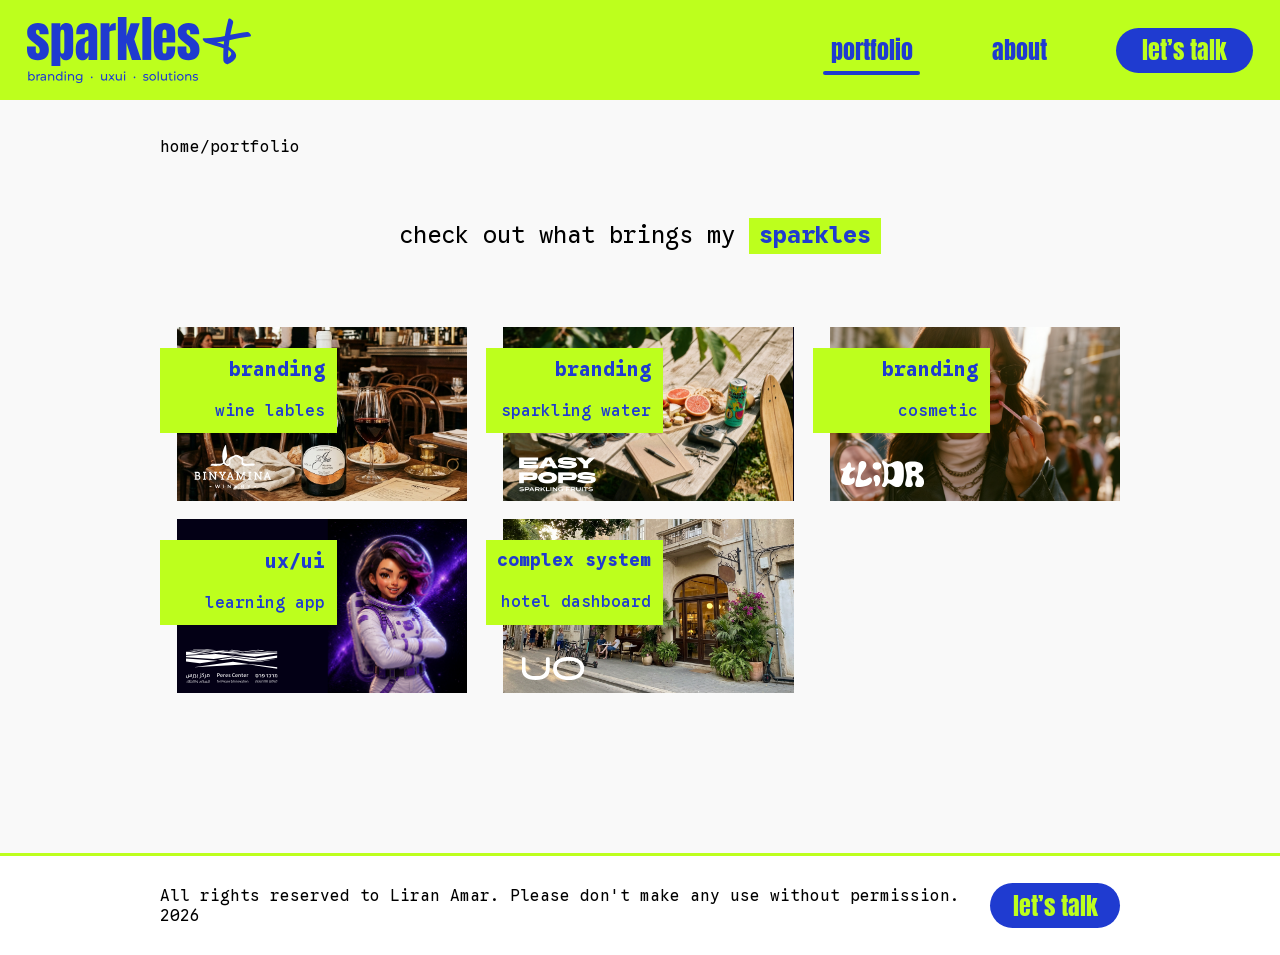
<file: portfolio.html>
<!doctype html>
<html lang="en">
<head>
  <meta charset="utf-8">
  <meta name="viewport" content="width=device-width, initial-scale=1">
  <title>portfolio — sparkles</title>
  <meta name="description" content="Selected branding and ux/ui projects by Liran Amar.">
  <link rel="icon" href="favicon.svg" type="image/svg+xml">
  <link rel="preconnect" href="https://fonts.googleapis.com">
  <link rel="preconnect" href="https://fonts.gstatic.com" crossorigin>
  <link rel="stylesheet" href="https://fonts.googleapis.com/css2?family=Anton&family=Google+Sans+Code:wght@400;500;700&display=swap">
  <link rel="stylesheet" href="css/styles.css">
</head>
<body>
  <header class="site-header">
    <a class="site-header__logo" href="index.html"><img src="assets/img/shared/sparkles-logo.svg" alt="sparkles — branding · ux/ui · solutions"></a>
    <nav class="site-nav" aria-label="Main">
      <a class="site-nav__link" href="portfolio.html" aria-current="page">portfolio</a>
      <a class="site-nav__link" href="about.html">about</a>
      <a class="pill" href="about.html#contact">let’s talk</a>
    </nav>
  </header>

  <main class="wrap">
    <nav class="breadcrumb" aria-label="Breadcrumb"><a href="index.html">home</a>/portfolio</nav>

    <h1 class="portfolio-title">check out what brings my <mark>sparkles</mark></h1>

    <ul class="projects" role="list" style="list-style:none">
      <li>
        <a class="project-card" href="binyamina.html">
          <div class="stage" style="--w:450; --h:270">
            <div class="project-card__media"><div class="project-card__zoom"><div class="stage__inner">
              <img src="assets/img/portfolio/binyamina.png" alt="" style="left:-1px; top:-250px; width:451px; height:603px">
              <img src="assets/img/portfolio/binyamina-logo.svg" alt="" style="left:27px; top:183px; width:119px; height:67px">
            </div></div></div>
          </div>
          <span class="project-card__tag"><strong>branding</strong>wine lables</span>
          <span class="visually-hidden">Binyamina Winery</span>
        </a>
      </li>
      <li>
        <a class="project-card" href="easy-pops.html">
          <div class="stage" style="--w:450; --h:270">
            <div class="project-card__media"><div class="project-card__zoom"><div class="stage__inner">
              <img src="assets/img/portfolio/easy-pops.png" alt="" style="left:-16px; top:0; width:466px; height:348px">
              <img src="assets/img/portfolio/easy-pops-logo.png" alt="" style="left:25px; top:202px; width:119px; height:56px">
            </div></div></div>
          </div>
          <span class="project-card__tag"><strong>branding</strong>sparkling water</span>
          <span class="visually-hidden">Easy Pops</span>
        </a>
      </li>
      <li>
        <a class="project-card" href="tldr.html">
          <div class="stage" style="--w:450; --h:270">
            <div class="project-card__media"><div class="project-card__zoom"><div class="stage__inner">
              <img src="assets/img/portfolio/tldr.png" alt="" style="left:0; top:-112px; width:484px; height:643px">
              <img src="assets/img/portfolio/tldr-logo.svg" alt="" style="left:17px; top:208px; width:129px; height:41px">
            </div></div></div>
          </div>
          <span class="project-card__tag"><strong>branding</strong>cosmetic</span>
          <span class="visually-hidden">TL;DR</span>
        </a>
      </li>
      <li>
        <a class="project-card" href="peres-center.html">
          <div class="stage" style="--w:450; --h:270">
            <div class="project-card__media"><div class="project-card__zoom"><div class="stage__inner">
              <img src="assets/img/portfolio/peres.png" alt="" style="left:234px; top:0; width:216px; height:270px">
              <img src="assets/img/portfolio/peres-logo.svg" alt="" style="left:14px; top:202px; width:142px; height:53px">
            </div></div></div>
          </div>
          <span class="project-card__tag"><strong>ux/ui</strong>learning app</span>
          <span class="visually-hidden">Peres Center for Peace and Innovation</span>
        </a>
      </li>
      <li>
        <a class="project-card" href="urban-oasis.html">
          <div class="stage" style="--w:450; --h:270">
            <div class="project-card__media"><div class="project-card__zoom"><div class="stage__inner">
              <img src="assets/img/portfolio/urban-oasis.png" alt="" style="left:0; top:-102px; width:498px; height:372px">
              <img src="assets/img/portfolio/uo-logo.svg" alt="" style="left:29px; top:214px; width:97px; height:36px">
            </div></div></div>
          </div>
          <span class="project-card__tag"><strong class="is-long">complex system</strong>hotel dashboard</span>
          <span class="visually-hidden">Urban Oasis</span>
        </a>
      </li>
    </ul>
  </main>

  <footer class="site-footer">
    <div class="wrap site-footer__inner">
      <p>All rights reserved to Liran Amar. Please don't make any use without permission. 2026</p>
      <a class="pill" href="about.html#contact">let’s talk</a>
    </div>
  </footer>

  <script src="js/main.js" defer></script>
</body>
</html>
</file>
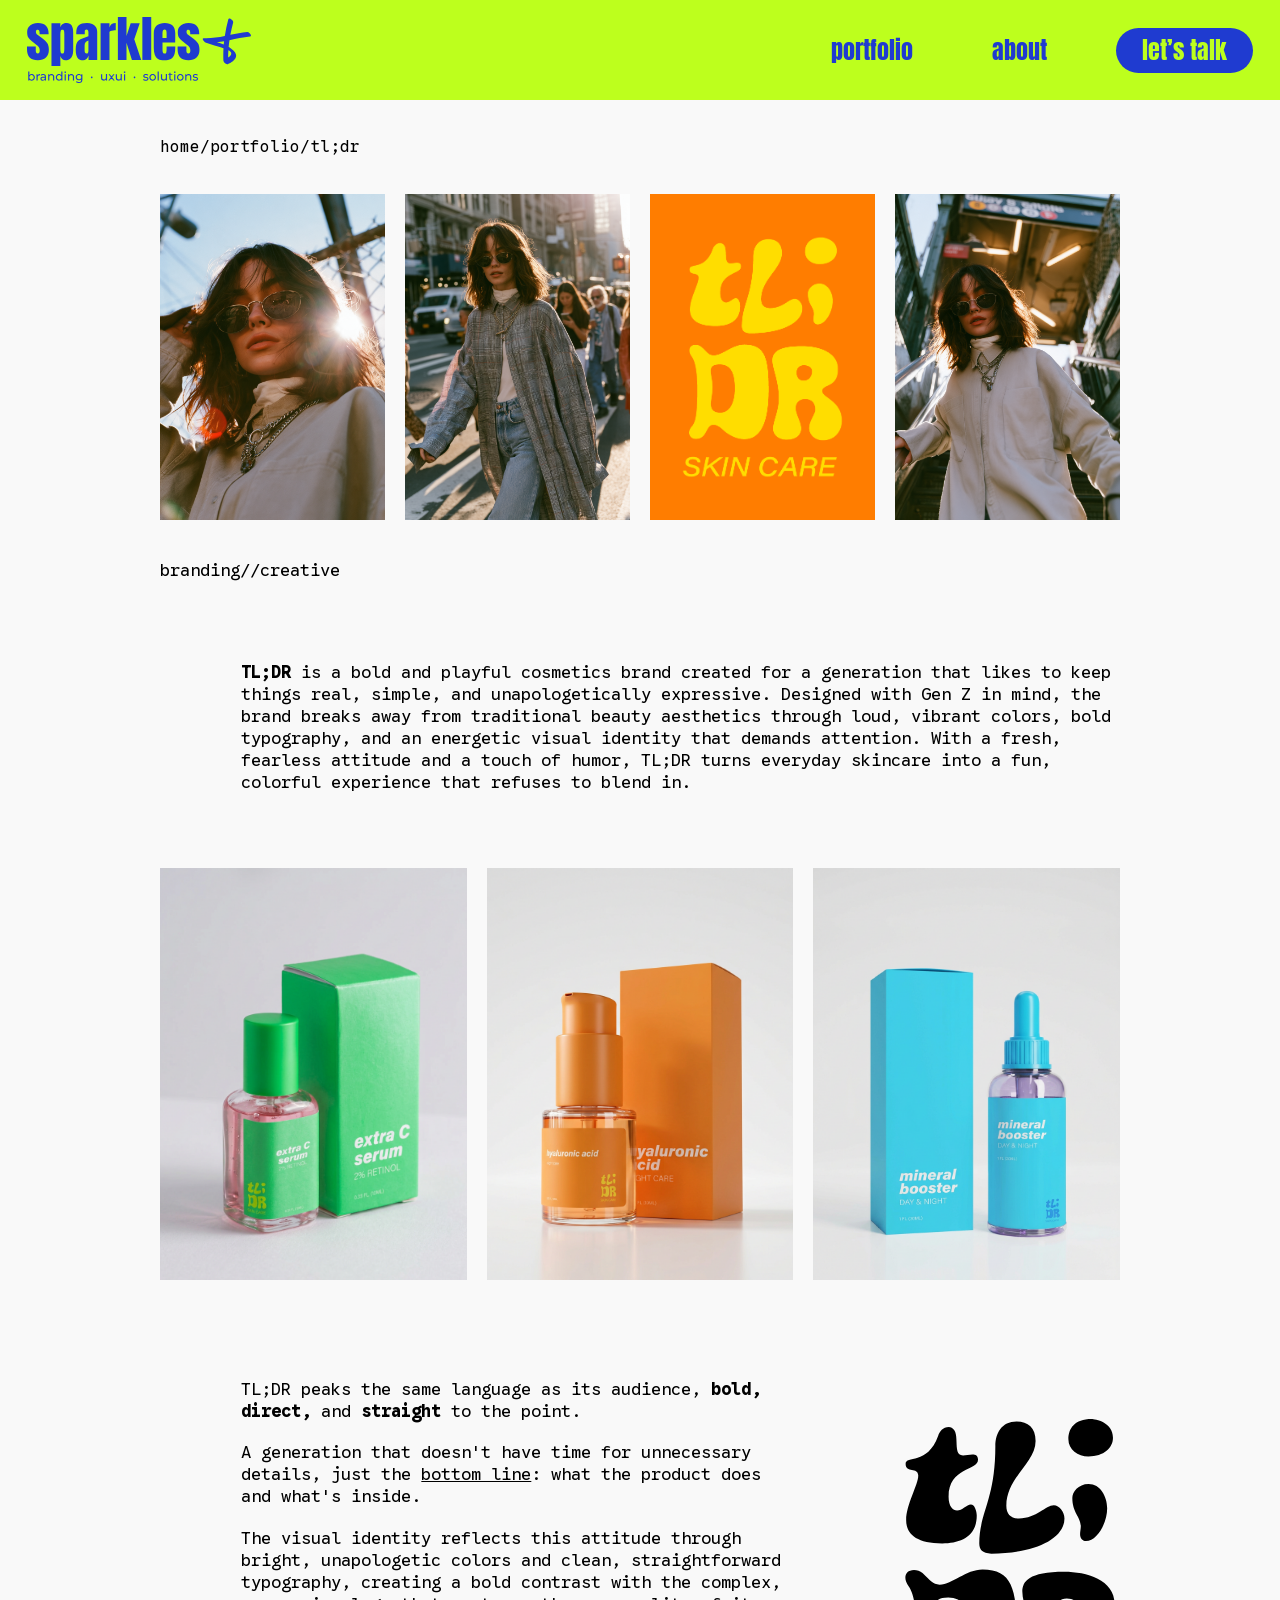
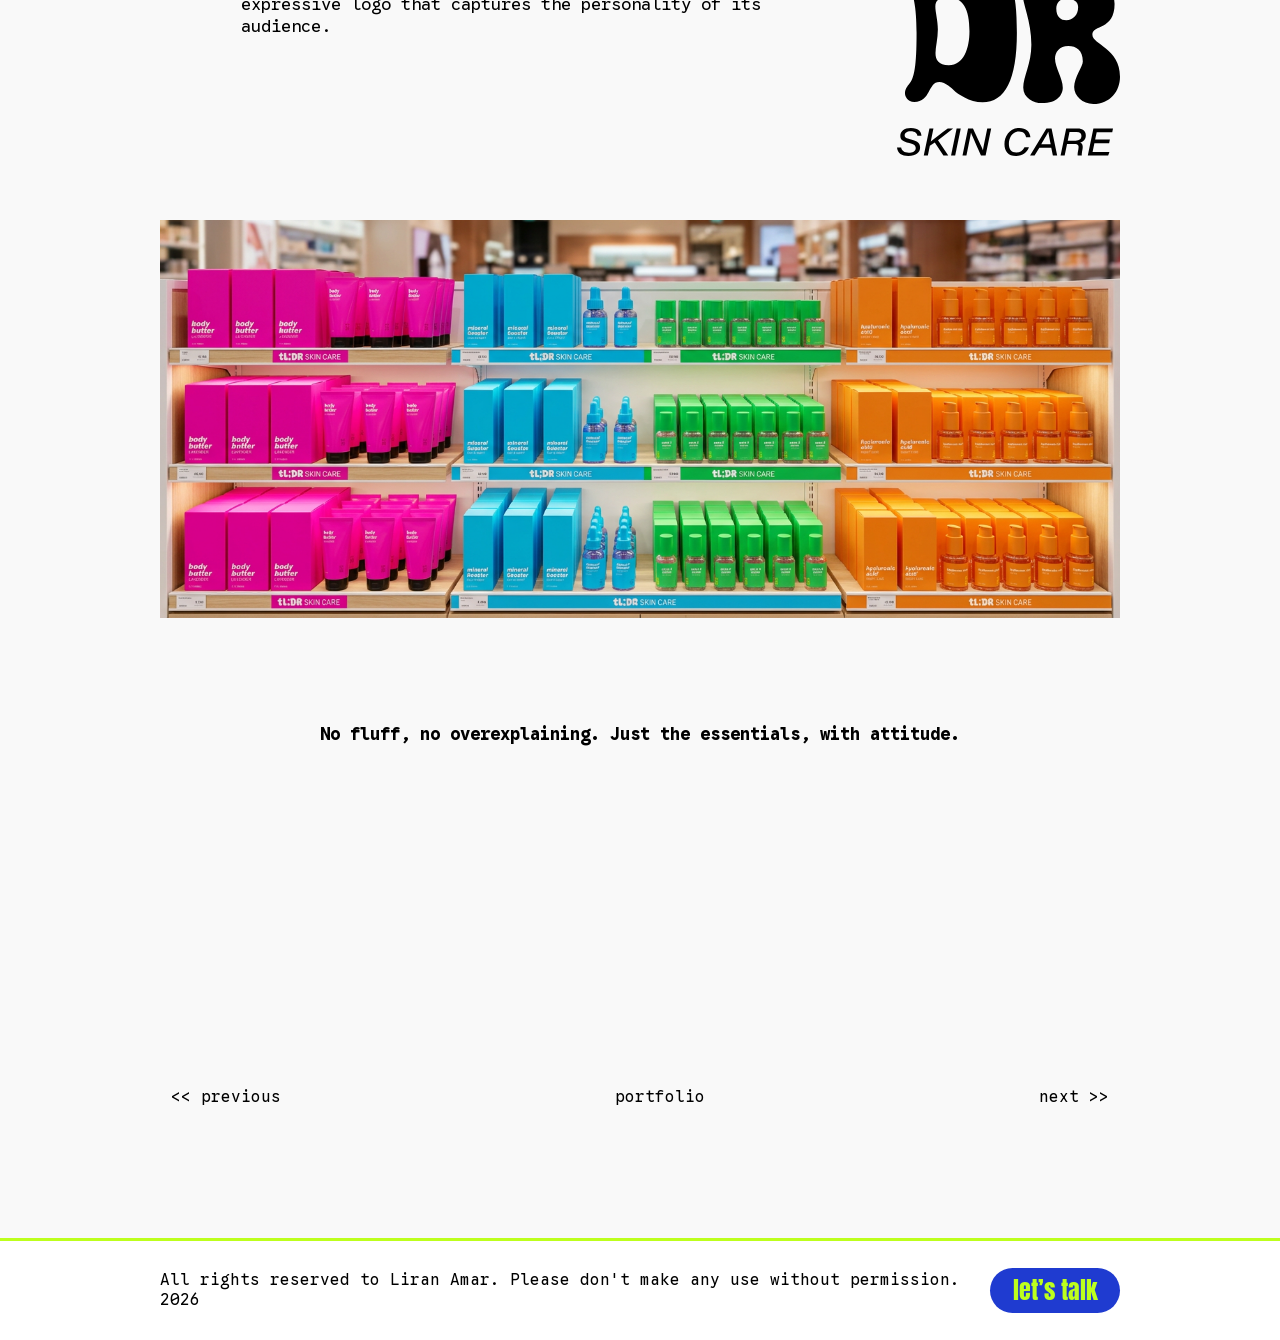
<file: tldr.html>
<!doctype html>
<html lang="en">
<head>
  <meta charset="utf-8">
  <meta name="viewport" content="width=device-width, initial-scale=1">
  <title>TL;DR — sparkles</title>
  <meta name="description" content="TL;DR — a bold and playful skincare brand for Gen Z.">
  <link rel="icon" href="favicon.svg" type="image/svg+xml">
  <link rel="preconnect" href="https://fonts.googleapis.com">
  <link rel="preconnect" href="https://fonts.gstatic.com" crossorigin>
  <link rel="stylesheet" href="https://fonts.googleapis.com/css2?family=Anton&family=Google+Sans+Code:wght@400;500;700&display=swap">
  <link rel="stylesheet" href="css/styles.css">
</head>
<body>
  <header class="site-header">
    <a class="site-header__logo" href="index.html"><img src="assets/img/shared/sparkles-logo.svg" alt="sparkles — branding · ux/ui · solutions"></a>
    <nav class="site-nav" aria-label="Main">
      <a class="site-nav__link" href="portfolio.html">portfolio</a>
      <a class="site-nav__link" href="about.html">about</a>
      <a class="pill" href="about.html#contact">let’s talk</a>
    </nav>
  </header>

  <main class="wrap project">
    <nav class="breadcrumb" aria-label="Breadcrumb"><a href="index.html">home</a>/<a href="portfolio.html">portfolio</a>/tl;dr</nav>

    <h1 class="visually-hidden">TL;DR skin care</h1>
    <div class="media-row" style="grid-template-columns: repeat(4, 1fr); gap: 20px">
      <div class="crop" style="aspect-ratio: 345 / 500"><img src="assets/img/tldr/street-2.png" alt="Young woman in sunglasses on a city street" style="left:0.12%; top:0; width:113.31%; height:103.8%"></div>
      <div class="crop" style="aspect-ratio: 345 / 500"><img src="assets/img/tldr/street-1.png" alt="Young woman walking a busy Manhattan street" style="left:-8.12%; top:-5.6%; width:116.51%; height:106.73%"></div>
      <div class="crop" style="aspect-ratio: 345 / 500"><img src="assets/img/tldr/logo-tile.png" alt="TL;DR skin care logo on green" style="left:-2.9%; top:-1.28%; width:106.09%; height:102.43%"></div>
      <div class="crop" style="aspect-ratio: 345 / 500"><img src="assets/img/tldr/street-3.png" alt="Young woman going down into the subway" style="left:-11.39%; top:-2%; width:111.39%; height:102.04%"></div>
    </div>

    <p class="category">branding//creative</p>

    <div class="prose prose--1196" style="margin-top: 41px">
      <p><b>TL;DR</b> is a bold and playful cosmetics brand created for a generation that likes to keep things real, simple, and unapologetically expressive. Designed with Gen Z in mind, the brand breaks away from traditional beauty aesthetics through loud, vibrant colors, bold typography, and an energetic visual identity that demands attention. With a fresh, fearless attitude and a touch of humor, TL;DR turns everyday skincare into a fun, colorful experience that refuses to blend in.</p>
    </div>

    <div class="media-row" style="grid-template-columns: 468fr 466fr 468fr; gap: 20px; margin-top: 75px">
      <div class="crop" style="aspect-ratio: 468 / 627"><img src="assets/img/tldr/serum.png" alt="TL;DR extra C serum bottle and green box" style="left:-11.13%; top:-0.04%; width:112.84%; height:112.8%"></div>
      <div class="crop" style="aspect-ratio: 466 / 627"><img src="assets/img/tldr/hyaluronic.png" alt="TL;DR hyaluronic acid pump bottle and orange box" style="left:-4.58%; top:-0.01%; width:106.08%; height:105.59%"></div>
      <div class="crop" style="aspect-ratio: 468 / 627"><img src="assets/img/tldr/booster.png" alt="TL;DR mineral booster dropper bottle and blue box"></div>
    </div>

    <div class="split" style="grid-template-columns: minmax(0, 831px) 223px; column-gap: 109px; margin: 98px 0 0 clamp(0px, 6.354vw, 122px)">
      <div class="prose" style="margin:0">
        <p>TL;DR peaks the same language as its audience, <b>bold, direct,</b> and <b>straight</b> to the point.</p>
        <p>A generation that doesn't have time for unnecessary details, just the <u>bottom line</u>: what the product does and what's inside.</p>
        <p>The visual identity reflects this attitude through bright, unapologetic colors and clean, straightforward typography, creating a bold contrast with the complex, expressive logo that captures the personality of its audience.</p>
      </div>
      <div style="position:relative; width:223px; height:337px; margin-top:41px">
        <img src="assets/img/tldr/logo-mark.svg" alt="TL;DR" style="position:absolute; max-width:none; top:0; right:0; bottom:15.14%; left:3.81%; width:96.19%; height:84.86%">
        <img src="assets/img/tldr/logo-wordmark.svg" alt="skin care" style="position:absolute; max-width:none; top:91.79%; right:3.21%; bottom:0; left:-0.01%; width:96.8%; height:8.21%">
      </div>
    </div>

    <div class="crop" style="aspect-ratio: 1437 / 596; margin-top: 64px">
      <img src="assets/img/tldr/shelves.png" alt="Store shelves stocked with the full TL;DR product range" style="left:0; top:-34.57%; width:100%; height:134.57%">
    </div>

    <p style="margin-top:105px; text-align:center; font-weight:700">No fluff, no overexplaining. Just the essentials, with attitude.</p>

    <nav class="pager" aria-label="Projects" style="margin-top: 322px">
      <a href="easy-pops.html" rel="prev">&lt;&lt; previous</a>
      <a href="portfolio.html">portfolio</a>
      <a href="peres-center.html" rel="next">next &gt;&gt;</a>
    </nav>
  </main>

  <footer class="site-footer">
    <div class="wrap site-footer__inner">
      <p>All rights reserved to Liran Amar. Please don't make any use without permission. 2026</p>
      <a class="pill" href="about.html#contact">let’s talk</a>
    </div>
  </footer>

  <script src="js/main.js" defer></script>
</body>
</html>
</file>
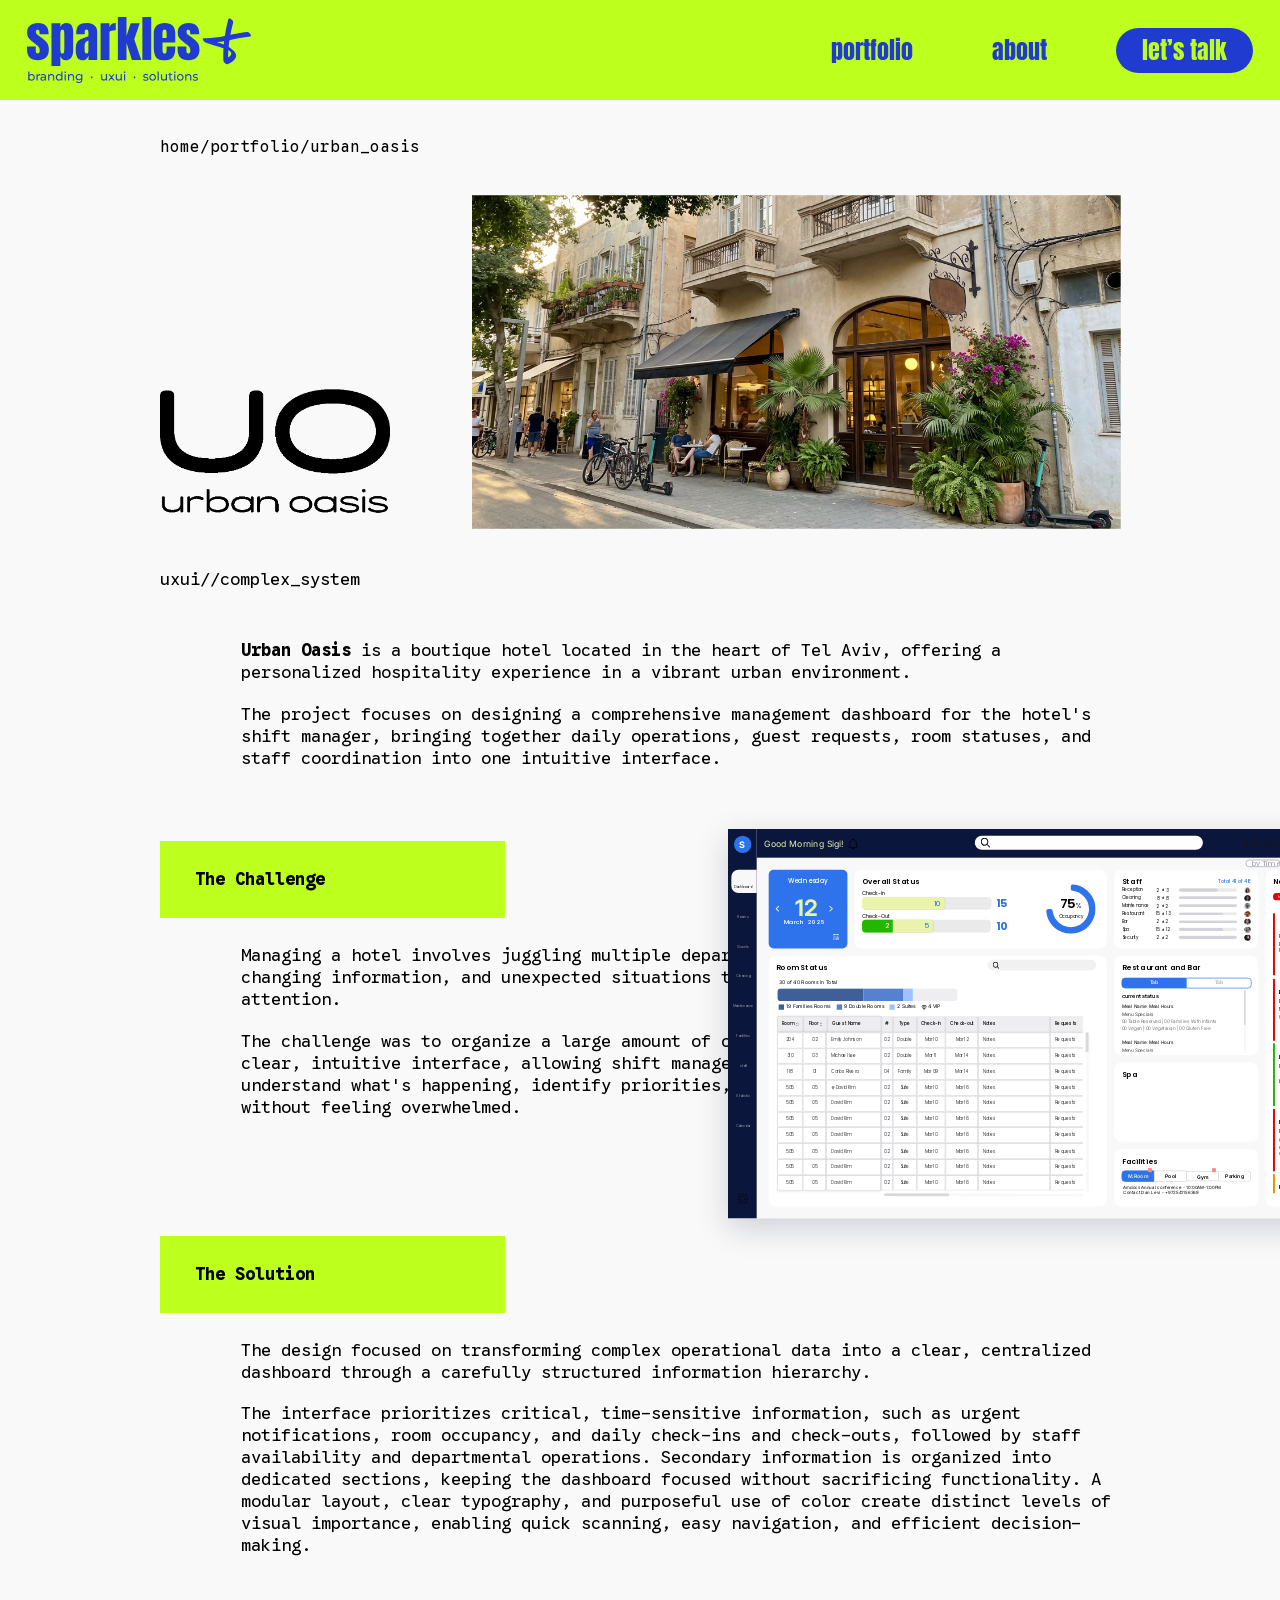
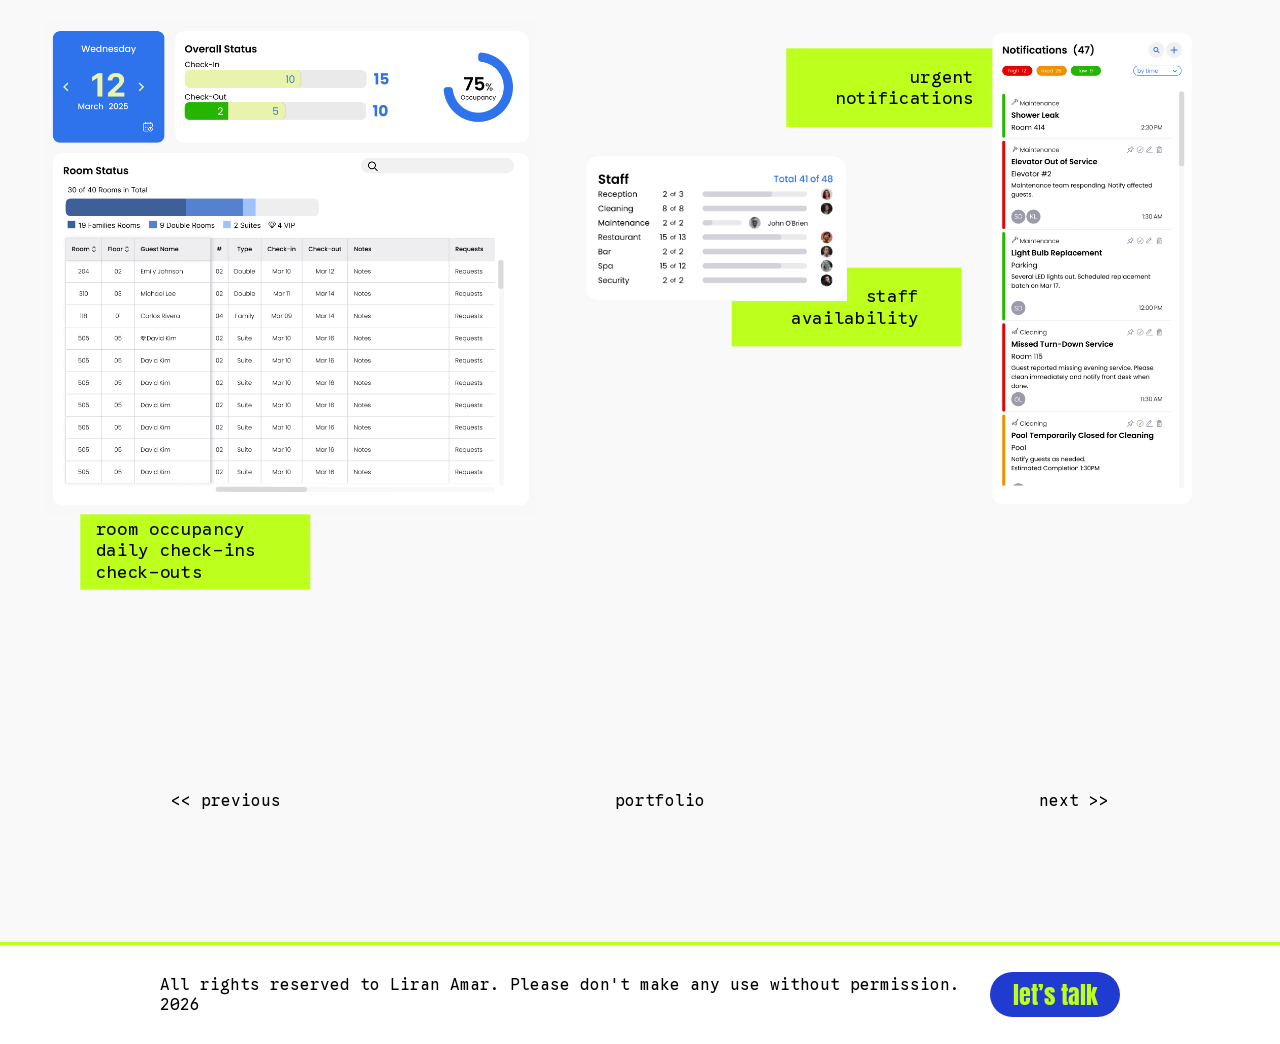
<file: urban-oasis.html>
<!doctype html>
<html lang="en">
<head>
  <meta charset="utf-8">
  <meta name="viewport" content="width=device-width, initial-scale=1">
  <title>Urban Oasis — sparkles</title>
  <meta name="description" content="Urban Oasis — a management dashboard for a boutique hotel in Tel Aviv.">
  <link rel="icon" href="favicon.svg" type="image/svg+xml">
  <link rel="preconnect" href="https://fonts.googleapis.com">
  <link rel="preconnect" href="https://fonts.gstatic.com" crossorigin>
  <link rel="stylesheet" href="https://fonts.googleapis.com/css2?family=Anton&family=Google+Sans+Code:wght@400;500;700&family=Inter:wght@400;500;600;700&family=Poppins:wght@400;500;600;700&display=swap">
  <link rel="stylesheet" href="css/styles.css">
</head>
<body>
  <header class="site-header">
    <a class="site-header__logo" href="index.html"><img src="assets/img/shared/sparkles-logo.svg" alt="sparkles — branding · ux/ui · solutions"></a>
    <nav class="site-nav" aria-label="Main">
      <a class="site-nav__link" href="portfolio.html">portfolio</a>
      <a class="site-nav__link" href="about.html">about</a>
      <a class="pill" href="about.html#contact">let’s talk</a>
    </nav>
  </header>

  <main class="wrap project">
    <nav class="breadcrumb" aria-label="Breadcrumb"><a href="index.html">home</a>/<a href="portfolio.html">portfolio</a>/urban_oasis</nav>

    <div class="stage" style="--w:1440; --h:502">
      <div class="stage__inner">
        <h1 style="left:0; top:293px; width:345px; height:197px; margin:0"><img src="assets/img/urban-oasis/logo.png" alt="UO urban oasis" style="width:100%; height:100%; object-fit:cover"></h1>
        <div class="crop video-slot" style="left:468px; top:2px; width:973px; height:500px">
          <video data-autoplay autoplay muted loop playsinline preload="metadata" poster="assets/img/portfolio/urban-oasis.png" src="assets/video/urban-oasis-hero.mp4" style="left:0; top:-233px; width:1023px; height:763px; object-fit:cover"></video>
        </div>
      </div>
    </div>

    <p class="category">uxui//complex_system</p>

    <div class="prose prose--1073" style="margin-top:10px">
      <p><b>Urban Oasis</b> is a boutique hotel located in the heart of Tel Aviv, offering a personalized hospitality experience in a vibrant urban environment.</p>
      <p>The project focuses on designing a comprehensive management dashboard for the hotel's shift manager, bringing together daily operations, guest requests, room statuses, and staff coordination into one intuitive interface.</p>
    </div>

    <section class="oasis-challenge">
      <h2 class="label-box oasis-label" style="margin-top:72px">The Challenge</h2>
      <div class="prose prose--710" style="margin-top:26px">
        <p>Managing a hotel involves juggling multiple departments, constantly changing information, and unexpected situations that require immediate attention.</p>
        <p>The challenge was to organize a large amount of operational data into a clear, intuitive interface, allowing shift managers to quickly understand what's happening, identify priorities, and take action without feeling overwhelmed.</p>
      </div>
      <div class="oasis-dash">
        <div class="stage" style="--w:1037.444; --h:583.563" role="img" aria-label="Urban Oasis shift-manager dashboard: date, overall status, room table, staff attendance, restaurant, facilities and notifications">
        <div class="stage__inner">
          <div style="left:0; top:0; width:43.227px; height:583.563px; background:#0b163c"><div style="position:absolute; left:8.64px; top:9.73px; width:25.936px; height:25.936px; border-radius:16.21px; background:#2e73eb; display:grid; place-items:center; font:700 13.508px Inter, sans-serif; color:#fff">S</div><img src="assets/img/urban-oasis/d-setting.svg" alt="" style="position:absolute; left:13.51px; top:545.74px; width:16.21px; height:16.21px"><div style="position:absolute; left:5.4px; top:60.52px; width:37.823px; height:35.122px; background:#f8f8f8; border-radius:10.807px 0 0 10.807px"></div><div class="d-side"><div class="d-nav"><p style="color:#13181c">Dashboard</p></div><div class="d-nav"><p style="color:#9c9bab">Rooms</p></div><div class="d-nav"><p style="color:#9c9bab">Guests</p></div><div class="d-nav"><p style="color:#9c9bab">Cleaning</p></div><div class="d-nav"><p style="color:#9c9bab">Maintenance</p></div><div class="d-nav"><p style="color:#9c9bab">Facilities</p></div><div class="d-nav"><p style="color:#9c9bab">staff</p></div><div class="d-nav"><p style="color:#9c9bab">Statistic</p></div><div class="d-nav"><p style="color:#9c9bab">Calendar</p></div></div></div>
          <div style="left:43.227px; top:0; width:994.217px; height:43.227px; background:#0b163c"><img src="assets/img/urban-oasis/d-logo.svg" alt="" style="position:absolute; left:914.79px; top:10.81px; width:52.413px; height:19.452px"><img src="assets/img/urban-oasis/d-bell.svg" alt="" style="position:absolute; left:135.63px; top:13.51px; width:16.75px; height:16.75px"><div style="position:absolute; left:326.36px; top:9.73px; width:342.033px; height:21.613px; border-radius:16.21px; background:#fff; overflow:hidden"><img src="assets/img/urban-oasis/d-search.svg" alt="" style="position:absolute; left:9.73px; top:3.78px; width:14.049px; height:14.049px"></div><p style="position:absolute; left:728.37px; top:14.05px; font:400 12.968px Inter, sans-serif; color:#13181c; white-space:pre">9:48 AM  |  Wed, March 12</p><p style="position:absolute; left:10.81px; top:14.05px; font:400 12.968px Inter, sans-serif; color:#eaf3ac; white-space:nowrap">Good Morning Sigi!</p></div>
          <div style="left:60.517px; top:60.518px; width:118.874px; height:118.874px; background:#2e73eb; border-radius:7.518px; overflow:hidden; color:#fff"><p style="position:absolute; left:39.99px; top:36.75px; font:700 34.041px Inter, sans-serif; color:#eaf3ac">12</p><img src="assets/img/urban-oasis/d-prev.svg" alt="" style="position:absolute; left:10.83px; top:54.9px; width:5.59px; height:9.07px"><img src="assets/img/urban-oasis/d-next.svg" alt="" style="position:absolute; left:91.34px; top:54.9px; width:5.59px; height:9.07px; transform:rotate(180deg)"><img src="assets/img/urban-oasis/d-calendar.svg" alt="" style="position:absolute; left:96.29px; top:96.88px; width:10.1px; height:10.1px"><p style="position:absolute; left:16.21px; top:10.81px; width:86.454px; height:16.21px; line-height:16.21px; text-align:center; font:500 9.73px Poppins, sans-serif">Wednesday</p><div style="position:absolute; left:16.21px; top:71.86px; width:81.05px; height:16.21px; display:flex; gap:5.403px; justify-content:center; align-items:center; font:500 8.65px Poppins, sans-serif"><span style="width:32.42px; text-align:right">March</span><span style="width:32.42px">2025</span></div></div>
          <div class="d-card" style="left:190.198px; top:60.518px; width:378.235px; height:118.874px"><img src="assets/img/urban-oasis/d-ring.svg" alt="" style="position:absolute; left:287.07px; top:22.86px; width:73.87px; height:73.87px"><div style="position:absolute; left:302.59px; top:36.21px; width:42.687px; height:39.444px; display:flex; flex-direction:column; justify-content:flex-end; text-align:center; font-family:Poppins, sans-serif"><p><span style="font-weight:600; font-size:19.452px">75</span><span style="font-size:10.807px">%</span></p><p style="font-size:6.484px">Occupancy </p></div><span style="position:absolute; left:11.35px; top:41.61px; width:193.44px; height:18.912px; border-radius:5.403px; background:#eaeaea"></span><span style="position:absolute; left:10.81px; top:41.61px; width:123.737px; height:18.912px; border-radius:5.403px; background:#eaf3ac; box-shadow:.54px 0 .54px rgba(0,0,0,.15)"></span><span style="position:absolute; left:10.81px; top:75.65px; width:193.44px; height:18.912px; border-radius:5.403px; background:#eaeaea"></span><p style="position:absolute; left:10.81px; top:29.5px; font:400 8.105px Poppins, sans-serif">Check-In</p><p style="position:absolute; left:10.81px; top:63.76px; font:400 8.105px Poppins, sans-serif">Check-Out</p><p style="position:absolute; left:117.79px; top:51.06px; width:10.807px; transform:translateY(-50%); text-align:right; font:400 10.807px Poppins, sans-serif; color:#2e73eb">10</p><span style="position:absolute; left:10.81px; top:75.65px; width:106.986px; height:18.912px; border-radius:5.403px; background:#eaf3ac; box-shadow:.54px 0 .54px rgba(0,0,0,.15)"></span><span style="position:absolute; left:10.81px; top:75.65px; width:46.469px; height:18.912px; border-radius:5.403px 0 0 5.403px; background:#24b600"></span><p style="position:absolute; left:220.73px; top:51.06px; transform:translate(-50%,-50%); font:700 16.21px Poppins, sans-serif; color:#2e73eb">15</p><p style="position:absolute; left:219.65px; top:85.11px; transform:translate(-50%,-50%); font:700 16.21px Poppins, sans-serif; color:#2e73eb">10</p><p style="position:absolute; left:107.8px; top:85.37px; transform:translate(-50%,-50%); font:400 10.807px Poppins, sans-serif; color:#2e73eb">5</p><p style="position:absolute; left:48.9px; top:85.37px; transform:translate(-50%,-50%); font:400 10.807px Poppins, sans-serif; color:#fff">2</p><p class="d-h" style="left:10.81px; top:10.81px">Overall Status</p></div>
          <div class="d-card" style="left:579.239px; top:60.518px; width:216.134px; height:118.874px"><p class="d-h" style="left:10.81px; top:10.81px">Staff</p><p style="position:absolute; right:10.8px; top:10.81px; height:16.21px; display:flex; gap:1.621px; align-items:center; font:500 7.56px Poppins, sans-serif; color:#2e73eb"><span>Total</span><span>41</span><span>of</span><span>48</span></p><div class="d-staff"><div class="d-srow"><span class="d-na"><span class="d-dep">Reception</span><span class="d-att"><b>2</b><i>of</i><b style="text-align:left">3</b></span></span><span class="d-bp"><span class="d-bar"><i style="width:57.636px"></i></span><img src="assets/img/urban-oasis/staff-reception.png" alt=""><span class="d-mgr">Emily Carter</span></span></div><div class="d-srow"><span class="d-na"><span class="d-dep">Cleaning</span><span class="d-att"><b>8</b><i>of</i><b style="text-align:left">8</b></span></span><span class="d-bp"><span class="d-bar"><i style="width:86.454px"></i></span><img src="assets/img/urban-oasis/staff-cleaning.png" alt=""><span class="d-mgr">Elena Oliveira</span></span></div><div class="d-srow"><span class="d-na"><span class="d-dep">Maintenance</span><span class="d-att"><b>2</b><i>of</i><b style="text-align:left">2</b></span></span><span class="d-bp"><span class="d-bar"><i style="width:86.454px"></i></span><img src="assets/img/urban-oasis/staff-maintenance.png" alt=""><span class="d-mgr">John O'Brien</span></span></div><div class="d-srow"><span class="d-na"><span class="d-dep">Restaurant</span><span class="d-att"><b>15</b><i>of</i><b style="text-align:left">13</b></span></span><span class="d-bp"><span class="d-bar"><i style="width:65.128px"></i></span><img src="assets/img/urban-oasis/staff-restaurant.png" alt=""><span class="d-mgr">Tom Becker</span></span></div><div class="d-srow"><span class="d-na"><span class="d-dep">Bar</span><span class="d-att"><b>2</b><i>of</i><b style="text-align:left">2</b></span></span><span class="d-bp"><span class="d-bar"><i style="width:86.454px"></i></span><img src="assets/img/urban-oasis/staff-bar.png" alt=""><span class="d-mgr">Alex Johnson</span></span></div><div class="d-srow"><span class="d-na"><span class="d-dep">Spa</span><span class="d-att"><b>15</b><i>of</i><b style="text-align:left">12</b></span></span><span class="d-bp"><span class="d-bar"><i style="width:65.128px"></i></span><img src="assets/img/urban-oasis/staff-spa.png" alt=""><span class="d-mgr">Isabella Cruz</span></span></div><div class="d-srow"><span class="d-na"><span class="d-dep">Security</span><span class="d-att"><b>2</b><i>of</i><b style="text-align:left">2</b></span></span><span class="d-bp"><span class="d-bar"><i style="width:86.454px"></i></span><img src="assets/img/urban-oasis/staff-security.png" alt=""><span class="d-mgr">Matthew Barnes </span></span></div></div></div>
          <div class="d-card" style="left:579.239px; top:190.198px; width:216.134px; height:149.133px"><p class="d-h" style="left:10.81px; top:10.81px">Restaurant and Bar</p><div style="position:absolute; left:10.81px; top:32.42px; width:194.521px; height:111.309px; background:#fff"><p style="position:absolute; left:0; top:21.61px; height:10.807px; display:flex; align-items:center; font:600 8.105px Inter, sans-serif">current status</p><div class="d-meals"><div class="d-meal"><p><span>Meal Name</span><span>Meal Hours</span></p><p style="font-weight:300">Menu Specials</p><p style="font-weight:200"><span style="padding-right:1.621px">00</span>Table Reserved |<span style="padding:0 1.621px">00</span>Families With Infants</p><p style="font-weight:200"><span style="padding-right:1.621px">00</span>Vegan |<span style="padding:0 1.621px">00</span>Vegetarian |<span style="padding:0 1.621px">00</span>Gluten Free </p></div><div class="d-meal"><p><span>Meal Name</span><span>Meal Hours</span></p><p style="font-weight:300">Menu Specials</p><p style="font-weight:200"><span style="padding-right:1.621px">00</span>Table Reserved |<span style="padding:0 1.621px">00</span>Families With Infants</p><p style="font-weight:200"><span style="padding-right:1.621px">00</span>Vegan |<span style="padding:0 1.621px">00</span>Vegetarian |<span style="padding:0 1.621px">00</span>Gluten Free </p></div><div class="d-meal"><p><span>Meal Name</span><span>Meal Hours</span></p><p style="font-weight:300">Menu Specials</p><p style="font-weight:200"><span style="padding-right:1.621px">00</span>Table Reserved |<span style="padding:0 1.621px">00</span>Families With Infants</p><p style="font-weight:200"><span style="padding-right:1.621px">00</span>Vegan |<span style="padding:0 1.621px">00</span>Vegetarian |<span style="padding:0 1.621px">00</span>Gluten Free </p></div></div><div style="position:absolute; left:0; top:0; display:flex"><span class="d-tab d-tab--on">Tab</span><span class="d-tab">Tab</span></div><div style="position:absolute; left:183.18px; top:17.83px; width:3.242px; height:91.857px"><img src="assets/img/urban-oasis/rest-track.svg" alt="" style="position:absolute; max-width:none; left:-44.307px; top:44.307px; width:91.857px; height:3.242px; transform:rotate(90deg)"></div><div style="position:absolute; left:183.18px; top:17.83px; width:3.242px; height:53.493px"><img src="assets/img/urban-oasis/rest-thumb.svg" alt="" style="position:absolute; max-width:none; left:-25.126px; top:25.126px; width:53.493px; height:3.242px; transform:rotate(90deg)"></div></div></div>
          <div class="d-card" style="left:579.239px; top:350.138px; width:216.134px; height:118.874px"><p class="d-h" style="left:10.81px; top:10.81px">Spa</p></div>
          <div class="d-card" style="left:579.239px; top:479.818px; width:216.134px; height:85.913px"><p class="d-h" style="left:10.81px; top:10.81px">Facilities</p><div style="position:absolute; left:10.81px; top:28.64px; width:194.521px; height:46.469px"><div class="d-ftabs"><span class="on" style="border-radius:5.403px 0 0 5.403px">M.Room</span><span style="border-right:0">Pool</span><span style="height:14.589px">Gym</span><span style="border-left:0; border-radius:0 5.403px 5.403px 0">Parking</span></div><img src="assets/img/urban-oasis/fac-alert.svg" alt="" style="position:absolute; left:38.9px; top:-.54px; width:7.024px; height:7.024px"><img src="assets/img/urban-oasis/fac-alert.svg" alt="" style="position:absolute; left:134.54px; top:-.54px; width:7.024px; height:7.024px"><div style="position:absolute; left:0; top:21.61px; width:194.521px; height:24.315px; overflow:hidden"><div style="position:absolute; left:2.7px; top:2.7px; font:400 6.484px Inter, sans-serif; white-space:nowrap"><p>Amdocs Annual conference - 10:00AM-1:00PM</p><p>Contact Dan Levi - +972541156369</p></div></div></div></div>
          <div class="d-card" style="left:806.181px; top:60.518px; width:213.973px; height:505.754px"><div class="n-list"><div class="n-item"><i style="background:#e30202"></i><div class="n-body"><div class="n-top"><span class="n-dep"><span style="padding:0 .54px 2.702px; display:flex"><img src="assets/img/urban-oasis/n-maint.svg" alt="" style="width:7.024px; height:6.5px"></span>Maintenance</span><span class="n-acts"><u></u><u></u><u></u><u></u></span></div><p class="n-h">Shower Leak</p><p class="n-loc">Room 414</p><p class="n-desc">Reported by guest.<br>Please fix ASAP. Guest is very unsatisfied.</p><div class="n-foot"><span style="display:flex; gap:1.081px"><span class="n-av"><img src="assets/img/urban-oasis/n-avatar.svg" alt=""><b>HJ</b></span></span><span class="n-time">2:30 PM</span></div></div></div><div class="n-item"><i style="background:#e30202"></i><div class="n-body"><div class="n-top"><span class="n-dep"><span style="padding:0 .54px 2.702px; display:flex"><span style="width:7.024px; height:7.024px"></span></span>Maintenance</span><span class="n-acts"><u></u><u></u><u></u><u></u></span></div><p class="n-h">Elevator Out of Service</p><p class="n-loc">Elevator #2</p><p class="n-desc">Maintenance team responding. Notify affected guests.</p><div class="n-foot"><span style="display:flex; gap:1.081px"><span class="n-av"><img src="assets/img/urban-oasis/n-avatar.svg" alt=""><b>SD</b></span><span class="n-av"><img src="assets/img/urban-oasis/n-avatar.svg" alt=""><b>KL</b></span></span><span class="n-time">1:30 AM</span></div></div></div><div class="n-item"><i style="background:#24b600"></i><div class="n-body"><div class="n-top"><span class="n-dep"><span style="padding:0 .54px 2.702px; display:flex"><img src="assets/img/urban-oasis/n-maint.svg" alt="" style="width:7.024px; height:6.5px"></span>Maintenance</span><span class="n-acts"><u></u><u></u><u></u><u></u></span></div><p class="n-h">Light Bulb Replacement</p><p class="n-loc">Parking</p><p class="n-desc">Several LED lights out. Scheduled replacement batch on Mar 17.</p><div class="n-foot"><span style="display:flex; gap:1.081px"><span class="n-av"><img src="assets/img/urban-oasis/n-avatar.svg" alt=""><b>SD</b></span></span><span class="n-time">12:00 PM</span></div></div></div><div class="n-item"><i style="background:#e30202"></i><div class="n-body"><div class="n-top"><span class="n-dep"><span style="padding:0 .54px 2.702px; display:flex"><span style="width:7.024px; height:7.024px"></span></span>Cleaning</span><span class="n-acts"><u></u><u></u><u></u><u></u></span></div><p class="n-h">Missed Turn-Down Service</p><p class="n-loc">Room 115</p><p class="n-desc">Guest reported missing evening service. Please clean immediately and notify front desk when done.</p><div class="n-foot"><span style="display:flex; gap:1.081px"><span class="n-av"><img src="assets/img/urban-oasis/n-avatar.svg" alt=""><b>OL</b></span></span><span class="n-time">11:30 AM</span></div></div></div><div class="n-item"><i style="background:#ef9000"></i><div class="n-body"><div class="n-top"><span class="n-dep"><span style="padding:0 .54px 2.702px; display:flex"><span style="width:7.024px; height:7.024px"></span></span>Cleaning</span><span class="n-acts"><u></u><u></u><u></u><u></u></span></div><p class="n-h">Pool Temporarily Closed for Cleaning</p><p class="n-loc">Pool</p><p class="n-desc">Notify guests as needed.<br>Estimated Completion 1:30PM</p><div class="n-foot"><span style="display:flex; gap:1.081px"><span class="n-av"><img src="assets/img/urban-oasis/n-avatar.svg" alt=""><b>DF</b></span></span><span class="n-time">10:00 AM</span></div></div></div><div class="n-item"><i style="background:#24b600"></i><div class="n-body"><div class="n-top"><span class="n-dep"><span style="padding:0 .54px 2.702px; display:flex"><span style="width:7.024px; height:7.024px"></span></span>Reception</span><span class="n-acts"><u></u><u></u><u></u><u></u></span></div><p class="n-h">Wake-Up Call Reminder</p><p class="n-loc">Room 504</p><p class="n-desc">Wake-up call scheduled for David Brown in Room 504 at 6:00 AM tomorrow.</p><div class="n-foot"><span style="display:flex; gap:1.081px"><span class="n-av"><img src="assets/img/urban-oasis/n-avatar.svg" alt=""><b>FD</b></span></span><span class="n-time">9:50 AM</span></div></div></div></div><div style="position:absolute; left:200.46px; top:63.22px; width:5.403px; height:425.244px"><img src="assets/img/urban-oasis/n-track.svg" alt="" style="position:absolute; max-width:none; left:-209.921px; top:209.921px; width:425.244px; height:5.403px; transform:rotate(90deg)"></div><div style="position:absolute; left:200.46px; top:63.22px; width:5.403px; height:80.51px"><img src="assets/img/urban-oasis/n-thumb.svg" alt="" style="position:absolute; max-width:none; left:-37.553px; top:37.553px; width:80.51px; height:5.403px; transform:rotate(90deg)"></div><div style="position:absolute; left:10.81px; top:10.81px; width:192.359px; display:flex; justify-content:space-between; align-items:center"><p style="height:16.21px; display:flex; gap:5.403px; align-items:flex-end; font:600 10.81px Poppins, sans-serif"><span>Notifications</span><span>(47)</span></p><span style="display:flex; gap:2.702px"><span class="n-btn"><img src="assets/img/urban-oasis/n-search.svg" alt=""></span><span class="n-btn"><img src="assets/img/urban-oasis/n-new.svg" alt=""></span></span></div><div style="position:absolute; left:10.81px; top:35.66px; width:192.359px; display:flex; justify-content:space-between; align-items:flex-start"><span style="display:flex; gap:4.323px; font:400 5.4px Poppins, sans-serif; color:#fff"><span class="n-pill" style="background:#e30202">high<span>12</span></span><span class="n-pill" style="background:#ef9000">med<span>26</span></span><span class="n-pill" style="background:#24b600">low<span>9</span></span></span><span style="width:51.872px; height:10.807px; padding:0 4.323px; display:flex; justify-content:space-between; align-items:center; background:#fff; border:.54px solid #2e73eb; border-radius:5.403px; overflow:hidden; font:400 5.94px Poppins, sans-serif; color:#2e73eb; white-space:nowrap">by time<img src="assets/img/urban-oasis/n-arrow.svg" alt="" style="width:5.944px; height:9.726px"></span></div></div>
          <div class="d-card" style="left:60.517px; top:190.198px; width:507.915px; height:376.074px"><p class="d-h" style="left:10.81px; top:10.81px">Room Status</p><div style="position:absolute; left:328.53px; top:5.4px; width:163.181px; height:16.21px; border-radius:15.129px; background:#f1f1f1; overflow:hidden"><img src="assets/img/urban-oasis/t-search.svg" alt="" style="position:absolute; left:7.57px; top:3.78px; width:10.266px; height:10.266px"></div><p style="position:absolute; left:15.67px; top:34.58px; font:400 7.565px Inter, sans-serif; white-space:nowrap">30 of 40 Rooms in Total</p><div style="position:absolute; left:13.51px; top:48.63px; width:270.168px; height:18.912px; border-radius:5.403px; background:#eeeef1; overflow:hidden"><i style="position:absolute; left:0; top:0; width:128.6px; height:22.694px; background:#3e5f98"></i><i style="position:absolute; left:128.6px; top:0; width:60.518px; height:22.694px; background:#5581ce"></i><i style="position:absolute; left:189.12px; top:0; width:13.508px; height:22.694px; background:#9fc2ff"></i></div><i style="position:absolute; left:15.67px; top:72.4px; width:8.105px; height:8.105px; background:#3e5f98"></i><i style="position:absolute; left:102.66px; top:72.4px; width:8.105px; height:8.105px; background:#5581ce"></i><i style="position:absolute; left:181.55px; top:72.4px; width:8.105px; height:8.105px; background:#9fc2ff"></i><img src="assets/img/urban-oasis/t-legend-vip.svg" alt="" style="position:absolute; left:229.64px; top:73.49px; width:8.105px; height:7.024px"><p style="position:absolute; left:27.02px; top:72.4px; font:400 7.565px Inter, sans-serif; line-height:8.105px; white-space:nowrap">19 Families Rooms</p><p style="position:absolute; left:114.01px; top:72.4px; font:400 7.565px Inter, sans-serif; line-height:8.105px; white-space:nowrap">9 Double Rooms</p><p style="position:absolute; left:192.9px; top:72.4px; font:400 7.565px Inter, sans-serif; line-height:8.105px; white-space:nowrap">2 Suites</p><p style="position:absolute; left:239.37px; top:72.4px; font:400 7.565px Inter, sans-serif; line-height:8.105px; white-space:nowrap">4 VIP</p><div style="position:absolute; left:168.05px; top:90.78px; width:303.128px; height:261.522px; overflow:hidden"><div style="width:416.599px"><div class="t-row"><span class="t-c t-hd" style="width:18.912px">#</span><span class="t-c t-hd" style="width:35.122px">Type</span><span class="t-c t-hd" style="width:43.767px">Check-in</span><span class="t-c t-hd" style="width:48.63px">Check-out</span><span class="t-c t-hd t-l" style="width:108.067px">Notes</span><span class="t-c t-hd t-l" style="width:162.101px">Requests</span></div><div class="t-row"><span class="t-c" style="width:18.912px">02</span><span class="t-c" style="width:35.122px">Double</span><span class="t-c" style="width:43.767px">Mar 10</span><span class="t-c" style="width:48.63px">Mar 12</span><span class="t-c t-l" style="width:108.067px">Notes</span><span class="t-c t-l" style="width:162.101px">Requests</span></div><div class="t-row"><span class="t-c" style="width:18.912px">02</span><span class="t-c" style="width:35.122px">Double</span><span class="t-c" style="width:43.767px">Mar 11</span><span class="t-c" style="width:48.63px">Mar 14</span><span class="t-c t-l" style="width:108.067px">Notes</span><span class="t-c t-l" style="width:162.101px">Requests</span></div><div class="t-row"><span class="t-c" style="width:18.912px">04</span><span class="t-c" style="width:35.122px">Family</span><span class="t-c" style="width:43.767px">Mar 09</span><span class="t-c" style="width:48.63px">Mar 14</span><span class="t-c t-l" style="width:108.067px">Notes</span><span class="t-c t-l" style="width:162.101px">Requests</span></div><div class="t-row"><span class="t-c" style="width:18.912px">02</span><span class="t-c" style="width:35.122px">Suite</span><span class="t-c" style="width:43.767px">Mar 10</span><span class="t-c" style="width:48.63px">Mar 16</span><span class="t-c t-l" style="width:108.067px">Notes</span><span class="t-c t-l" style="width:162.101px">Requests</span></div><div class="t-row"><span class="t-c" style="width:18.912px">02</span><span class="t-c" style="width:35.122px">Suite</span><span class="t-c" style="width:43.767px">Mar 10</span><span class="t-c" style="width:48.63px">Mar 16</span><span class="t-c t-l" style="width:108.067px">Notes</span><span class="t-c t-l" style="width:162.101px">Requests</span></div><div class="t-row"><span class="t-c" style="width:18.912px">02</span><span class="t-c" style="width:35.122px">Suite</span><span class="t-c" style="width:43.767px">Mar 10</span><span class="t-c" style="width:48.63px">Mar 16</span><span class="t-c t-l" style="width:108.067px">Notes</span><span class="t-c t-l" style="width:162.101px">Requests</span></div><div class="t-row"><span class="t-c" style="width:18.912px">02</span><span class="t-c" style="width:35.122px">Suite</span><span class="t-c" style="width:43.767px">Mar 10</span><span class="t-c" style="width:48.63px">Mar 16</span><span class="t-c t-l" style="width:108.067px">Notes</span><span class="t-c t-l" style="width:162.101px">Requests</span></div><div class="t-row"><span class="t-c" style="width:18.912px">02</span><span class="t-c" style="width:35.122px">Suite</span><span class="t-c" style="width:43.767px">Mar 10</span><span class="t-c" style="width:48.63px">Mar 16</span><span class="t-c t-l" style="width:108.067px">Notes</span><span class="t-c t-l" style="width:162.101px">Requests</span></div><div class="t-row"><span class="t-c" style="width:18.912px">02</span><span class="t-c" style="width:35.122px">Suite</span><span class="t-c" style="width:43.767px">Mar 10</span><span class="t-c" style="width:48.63px">Mar 16</span><span class="t-c t-l" style="width:108.067px">Notes</span><span class="t-c t-l" style="width:162.101px">Requests</span></div><div class="t-row"><span class="t-c" style="width:18.912px">02</span><span class="t-c" style="width:35.122px">Suite</span><span class="t-c" style="width:43.767px">Mar 10</span><span class="t-c" style="width:48.63px">Mar 16</span><span class="t-c t-l" style="width:108.067px">Notes</span><span class="t-c t-l" style="width:162.101px">Requests</span></div></div></div><div class="t-fix" style="top:90.78px"><div class="t-row"><span class="t-c t-hd" style="gap:2.702px">Room<img src="assets/img/urban-oasis/t-sort.svg" alt="" style="width:3.78px; height:5.94px"></span><span class="t-c t-hd" style="gap:2.702px">Floor<img src="assets/img/urban-oasis/t-sort2.svg" alt="" style="width:3.78px; height:5.94px"></span><span class="t-c t-hd t-l" style="width:81.05px">Guest Name</span></div></div><div class="t-fix" style="top:114.55px"><div class="t-row"><span class="t-c" style="width:38.364px">204</span><span class="t-c" style="width:35.122px">02</span><span class="t-c t-l" style="width:81.05px; gap:1.081px">Emily Johnson</span></div><div class="t-row"><span class="t-c" style="width:38.364px">310</span><span class="t-c" style="width:35.122px">03</span><span class="t-c t-l" style="width:81.05px; gap:1.081px">Michael Lee</span></div><div class="t-row"><span class="t-c" style="width:38.364px">118</span><span class="t-c" style="width:35.122px">01</span><span class="t-c t-l" style="width:81.05px; gap:1.081px">Carlos Rivera</span></div><div class="t-row"><span class="t-c" style="width:38.364px">505</span><span class="t-c" style="width:35.122px">05</span><span class="t-c t-l" style="width:81.05px; gap:1.081px"><img src="assets/img/urban-oasis/t-vip.svg" alt="" style="width:5.403px; height:5.403px">David Kim</span></div><div class="t-row"><span class="t-c" style="width:38.364px">505</span><span class="t-c" style="width:35.122px">05</span><span class="t-c t-l" style="width:81.05px; gap:1.081px">David Kim</span></div><div class="t-row"><span class="t-c" style="width:38.364px">505</span><span class="t-c" style="width:35.122px">05</span><span class="t-c t-l" style="width:81.05px; gap:1.081px">David Kim</span></div><div class="t-row"><span class="t-c" style="width:38.364px">505</span><span class="t-c" style="width:35.122px">05</span><span class="t-c t-l" style="width:81.05px; gap:1.081px">David Kim</span></div><div class="t-row"><span class="t-c" style="width:38.364px">505</span><span class="t-c" style="width:35.122px">05</span><span class="t-c t-l" style="width:81.05px; gap:1.081px">David Kim</span></div><div class="t-row"><span class="t-c" style="width:38.364px">505</span><span class="t-c" style="width:35.122px">05</span><span class="t-c t-l" style="width:81.05px; gap:1.081px">David Kim</span></div><div class="t-row"><span class="t-c" style="width:38.364px">505</span><span class="t-c" style="width:35.122px">05</span><span class="t-c t-l" style="width:81.05px; gap:1.081px">David Kim</span></div></div><div style="position:absolute; left:475.7px; top:114.55px; width:5.746px; height:240.449px"><img src="assets/img/urban-oasis/t-vtrack.svg" alt="" style="position:absolute; max-width:none; left:-117.352px; top:117.523px; width:240.45px; height:5.403px; transform:rotate(90.08deg)"></div><div style="position:absolute; left:475.02px; top:114.55px; width:5.447px; height:30.259px"><img src="assets/img/urban-oasis/t-vthumb.svg" alt="" style="position:absolute; max-width:none; left:-12.406px; top:12.428px; width:30.259px; height:5.403px; transform:rotate(90.08deg)"></div><div style="position:absolute; left:173.45px; top:356.08px; width:297.725px; height:5.746px"><img src="assets/img/urban-oasis/t-htrack.svg" alt="" style="position:absolute; max-width:none; left:0.000px; top:0.172px; width:297.725px; height:5.403px; transform:rotate(0.07deg)"></div><div style="position:absolute; left:173.45px; top:356.08px; width:97.6px; height:5.516px"><img src="assets/img/urban-oasis/t-hthumb.svg" alt="" style="position:absolute; max-width:none; left:0.000px; top:0.057px; width:97.6px; height:5.403px; transform:rotate(0.07deg)"></div></div>
          <div style="left:775.922px; top:46.469px; width:51.872px; height:10.807px; display:flex; align-items:center; justify-content:space-between; padding:0 8px; background:#fff; border:1px solid #9c9bab; border-radius:10px; overflow:hidden"><span style="font:400 11px Poppins, sans-serif; color:#9c9bab; white-space:nowrap; line-height:1">by Time</span><img src="assets/img/urban-oasis/sort-arrow.svg" alt="" style="width:5.944px; height:9.726px"></div>
        </div>
        </div>
      </div>
    </section>

    <h2 class="label-box oasis-label" style="margin-top:56px">The Solution</h2>
    <div class="prose" style="max-width:1193px; margin-top:26px">
      <p>The design focused on transforming complex operational data into a clear, centralized dashboard through a carefully structured information hierarchy. </p>
      <p>The interface prioritizes critical, time-sensitive information, such as urgent notifications, room occupancy, and daily check-ins and check-outs, followed by staff availability and departmental operations. Secondary information is organized into dedicated sections, keeping the dashboard focused without sacrificing functionality. A modular layout, clear typography, and purposeful use of color create distinct levels of visual importance, enabling quick scanning, easy navigation, and efficient decision-making.</p>
    </div>

    <div class="oasis-collage">
      <div class="stage" style="--w:1725; --h:853" role="img" aria-label="Dashboard close-ups: room occupancy with daily check-ins and check-outs, staff availability, and urgent notifications">
        <div class="stage__inner">
          <div class="label-box" style="left:1115px; top:41px; width:345px; height:118px; font-size:26px; justify-content:flex-end; padding-right:64px; text-align:right">urgent<br>notifications</div>
          <div class="label-box" style="left:1033px; top:370px; width:345px; height:118px; font-size:26px; justify-content:flex-end; padding-right:64px; text-align:right">staff<br>availability</div>
          <div class="label-box" style="left:56px; top:663px; width:345px; height:190px; font-size:26px; align-items:flex-end; padding:0 0 11px 23px">room occupancy<br>daily check-ins<br>check-outs</div>
          <img src="assets/img/urban-oasis/dash-occupancy.png" alt="" style="left:0; top:0; width:740px; height:740px; object-fit:cover">
          <img src="assets/img/urban-oasis/dash-notifications.png" alt="" style="left:1424px; top:14px; width:301px; height:712px; object-fit:cover">
          <img src="assets/img/urban-oasis/dash-staff.png" alt="" style="left:815px; top:202px; width:391px; height:218px; object-fit:cover">
        </div>
      </div>
    </div>

    <nav class="pager" aria-label="Projects" style="margin-top: 181px">
      <a href="peres-center.html" rel="prev">&lt;&lt; previous</a>
      <a href="portfolio.html">portfolio</a>
      <a href="binyamina.html" rel="next">next &gt;&gt;</a>
    </nav>
  </main>

  <footer class="site-footer">
    <div class="wrap site-footer__inner">
      <p>All rights reserved to Liran Amar. Please don't make any use without permission. 2026</p>
      <a class="pill" href="about.html#contact">let’s talk</a>
    </div>
  </footer>

  <script src="js/main.js" defer></script>
</body>
</html>
</file>
<file: css/styles.css>
/* ==========================================================================
   sparkles — Liran Amar portfolio
   Built from Figma file "sparkles" (eAdyFB0LH1LQoVo6dJQzp4).
   Design canvas: 1920px wide, 1440px content column (240px gutters).
   ========================================================================== */

:root {
  --lime: #bdff1d;
  --blue: #1f3bd0;
  --ink: #000;
  --paper: #f9f9f9;
  --white: #fff;
  --card-dark: #030015;

  --font-display: "Anton", "Impact", sans-serif;
  --font-mono: "Google Sans Code", ui-monospace, "SFMono-Regular", Menlo, monospace;
  --font-serif: "Libre Caslon Display", "Didot", serif;
  --font-script: "Neonderthaw", cursive;
  --font-hand: "Gochi Hand", cursive;
  --font-hebrew: "Noto Sans Hebrew", "Arial Hebrew", sans-serif;

  --content: 1440px;
  --gutter: clamp(16px, 12.5vw, 240px);
  --body-size: clamp(17px, 1.354vw, 26px); /* 26px @1920 */
}

*,
*::before,
*::after { box-sizing: border-box; }

html { -webkit-text-size-adjust: 100%; }

body {
  margin: 0;
  background: var(--paper);
  color: var(--ink);
  font-family: var(--font-mono);
  font-weight: 400;
  -webkit-font-smoothing: antialiased;
}

img, video { display: block; max-width: 100%; }
a { color: inherit; text-decoration: none; }
p { margin: 0; }
h1, h2, h3 { margin: 0; font: inherit; }

.visually-hidden {
  position: absolute !important;
  width: 1px; height: 1px;
  overflow: hidden; clip: rect(0 0 0 0);
  white-space: nowrap;
}

:focus-visible { outline: 3px solid var(--blue); outline-offset: 3px; }

/* ---------- layout helpers ---------- */
.wrap {
  width: 100%;
  max-width: calc(var(--content) + 2 * var(--gutter));
  margin-inline: auto;
  padding-inline: var(--gutter);
}

/* Figma-style image crop: the wrapper fixes the frame ratio, the image
   is absolutely positioned with the same % offsets used in the design. */
.crop {
  position: relative;
  overflow: hidden;
  width: 100%;
}
.crop > img,
.crop > video {
  position: absolute;
  max-width: none;
  inset: 0;
  width: 100%;
  height: 100%;
  object-fit: cover;
}

/* Scaled stage: a fixed-size design composition (px values copied from
   Figma) that scales down uniformly to fit its container. --s is set by
   js/main.js; the outer box keeps the right height via aspect-ratio. */
.stage {
  position: relative;
  width: 100%;
  max-width: calc(var(--w) * 1px);
  aspect-ratio: var(--w) / var(--h);
  margin-inline: auto;
}
.stage__inner {
  position: absolute;
  top: 0; left: 0;
  width: calc(var(--w) * 1px);
  height: calc(var(--h) * 1px);
  transform: scale(var(--s, 1));
  transform-origin: 0 0;
}
.stage__inner > * { position: absolute; }

/* ---------- header ---------- */
.site-header {
  position: sticky;
  top: 0;
  z-index: 50;
  height: 100px;
  background: var(--lime);
  display: flex;
  align-items: center;
  justify-content: space-between;
  padding: 0 27px;
}
.site-header__logo { display: block; width: 224px; height: 66px; }
.site-header__logo img { width: 224px; height: 66px; }

.site-nav { display: flex; align-items: center; gap: 0; }
.site-nav__link {
  position: relative;
  display: grid;
  place-items: center;
  width: 100px;
  height: 100px;
  margin-right: 47px;
  font-family: var(--font-display);
  font-size: 24px;
  line-height: normal;
  color: var(--blue);
}
.site-nav__link + .site-nav__link { margin-right: 47px; }
.site-nav__link[aria-current="page"]::after {
  content: "";
  position: absolute;
  left: 1px;
  top: 71px;
  width: 97px;
  height: 4px;
  background: url("../assets/img/shared/nav-underline.svg") no-repeat center / 97px 4px;
}
.site-nav__link:hover { opacity: .75; }

.pill {
  display: inline-grid;
  place-items: center;
  height: 45px;
  width: 137px;
  border-radius: 30px;
  background: var(--blue);
  color: var(--lime);
  font-family: var(--font-display);
  font-size: 24px;
  line-height: normal;
  transition: transform .15s ease, box-shadow .15s ease;
}
.pill:hover { transform: translateY(-2px); box-shadow: 0 4px 0 rgba(0,0,0,.15); }

@media (max-width: 720px) {
  .site-header { height: 72px; padding: 0 16px; }
  .site-header__logo, .site-header__logo img { width: 150px; height: 44px; }
  .site-nav__link { width: auto; height: 72px; margin-right: 18px !important; font-size: 20px; }
  .site-nav__link[aria-current="page"]::after { top: 52px; left: 50%; width: 100%; transform: translateX(-50%); background-size: 100% 4px; }
  .site-header .pill { width: auto; padding: 0 16px; height: 38px; font-size: 20px; }
}
@media (max-width: 420px) {
  .site-header__logo, .site-header__logo img { width: 112px; height: 33px; }
  .site-nav__link { margin-right: 12px !important; font-size: 18px; }
  .site-header .pill { font-size: 18px; padding: 0 12px; }
}

/* ---------- breadcrumb ---------- */
.breadcrumb {
  padding-block: 37px;
  font-size: 16px;
  line-height: normal;
}
.breadcrumb a:hover { text-decoration: underline; }
@media (max-width: 720px) { .breadcrumb { padding-block: 20px; font-size: 14px; } }

/* ---------- footer ---------- */
.site-footer {
  background: var(--white);
  border-top: 3px solid var(--lime);
}
.site-footer__inner {
  display: flex;
  align-items: center;
  justify-content: space-between;
  gap: 24px;
  padding-block: 27px;
  font-size: 16px;
}
@media (max-width: 720px) {
  .site-footer__inner { flex-direction: column; align-items: flex-start; font-size: 14px; }
}

/* ==========================================================================
   HOME
   ========================================================================== */
.home {
  position: relative;
  display: block;
  height: 100vh;
  height: 100svh;
  min-height: 480px;
  overflow: hidden;
  background: #d9d9d9;
  /* cover scale factor of the 1920×1080 composition */
  --k: max(calc(100vw / 1920), calc(100svh / 1080));
}
.home__layer {
  position: absolute;
  left: 50%;
  top: 50%;
  width: calc(1920 * var(--k));
  height: calc(1080 * var(--k));
  max-width: none;
  transform: translate(-50%, -50%);
}
.home__stripe {
  position: absolute;
  top: 0;
  bottom: 0;
  left: 50%;
  width: calc(224 * var(--k));
  transform: translateX(-50%);
  background: var(--lime);
}
.home__mark {
  position: absolute;
  left: calc(50% - 6.5 * var(--k));
  top: calc(50% - 540 * var(--k) + 61 * var(--k));
  width: calc(133 * var(--k));
  height: calc(125 * var(--k));
  transform: translateX(-50%);
  transition: transform .4s ease;
}
.home:hover .home__mark { transform: translateX(-50%) rotate(-12deg) scale(1.06); }
.home__hint {
  position: absolute;
  left: 50%;
  bottom: 28px;
  transform: translateX(-50%);
  font-family: var(--font-display);
  font-size: 22px;
  color: var(--blue);
  opacity: 0;
  transition: opacity .3s ease;
}
.home:hover .home__hint, .home:focus-visible .home__hint { opacity: 1; }

/* ==========================================================================
   ABOUT
   ========================================================================== */
.page-about { background: var(--blue); color: var(--white); }

.about-hero { padding-top: 16px; }
.about-hero .stage { margin-inline: 0; }
.about-hero__hello {
  left: 47.82px; top: 33px;
  font-family: var(--font-script);
  font-size: 156.473px;
  line-height: normal;
  color: var(--lime);
  white-space: nowrap;
}
.about-hero__intro {
  left: 36.82px; top: 180.43px;
  font-family: var(--font-serif);
  font-size: 64.936px;
  line-height: normal;
  color: var(--lime);
  white-space: nowrap;
}
.about-hero__name {
  left: 32px; top: 178.52px;
  font-family: var(--font-display);
  font-size: 230.365px;
  line-height: normal;
  color: var(--lime);
  white-space: nowrap;
}
.about-hero__photo { left: 440px; top: 16px; width: 298px; height: 298px; }
.about-hero__photo img { width: 100%; height: 100%; object-fit: cover; }

.about-body {
  display: grid;
  grid-template-columns: minmax(0, 835px) 4px minmax(0, 446px);
  column-gap: 20px;
  align-items: start;
  margin-top: 50px;
  padding-left: 37px;
}
.about-body__bio { font-size: clamp(16px, 1.04vw, 20px); line-height: normal; }
.about-body__bio p + p { margin-top: 1.2em; }
.about-body__rule {
  width: 4px;
  height: 331px;
  margin-top: -4px;
  margin-left: 0;
  background: var(--lime);
}
.about-body__edu {
  margin-top: 49px;
  margin-left: 27px;
  font-size: 12px;
  line-height: normal;
}
.about-body__edu li { list-style: none; }
.about-body__edu ul { margin: 0; padding: 0; }
.about-body__edu li + li { margin-top: 14px; }
.about-body__edu span { display: block; }

@media (max-width: 900px) {
  .about-body { grid-template-columns: 1fr; row-gap: 32px; padding-left: 0; }
  .about-body__rule { width: 100%; height: 4px; margin: 0; }
  .about-body__edu { margin: 0; font-size: 14px; }
}

.contact {
  position: relative;
  max-width: 1134px;
  margin: 96px auto 0;
  padding-top: 55px;
  padding-bottom: 179px;
}
.contact__tag {
  position: absolute;
  top: 0;
  left: 39px;
  z-index: 1;
  display: grid;
  place-items: center;
  width: 271.148px;
  height: 89.063px;
  border-radius: 59.375px;
  background: var(--lime);
  color: var(--blue);
  font-family: var(--font-display);
  font-size: 47.5px;
  line-height: normal;
}
.contact__card {
  display: flex;
  align-items: center;
  justify-content: space-between;
  flex-wrap: wrap;
  gap: 24px 40px;
  min-height: 162px;
  padding: 23px 70px;
  background: var(--white);
  border: 20px solid var(--lime);
  border-radius: 50px;
  color: var(--ink);
}
.contact__group { display: flex; align-items: center; gap: 15px; }
.contact__group--mail { gap: 11px; }
.contact__text { font-family: var(--font-mono); font-weight: 500; font-size: 24px; line-height: normal; }
.contact__text:hover { text-decoration: underline; }
.contact__social { display: flex; gap: 15.7px; }
.contact__social a { display: block; width: 39px; height: 39px; transition: transform .15s ease; }
.contact__social a:hover, .contact__icon:hover { transform: translateY(-2px); }
.contact__icon { display: block; transition: transform .15s ease; }

@media (max-width: 720px) {
  .contact { margin-top: 64px; padding-top: 44px; padding-bottom: 80px; }
  .contact__tag { left: 20px; width: 190px; height: 62px; font-size: 33px; }
  .contact__card { flex-direction: column; align-items: flex-start; padding: 40px 24px 24px; border-width: 12px; border-radius: 32px; }
  .contact__text { font-size: 18px; }
}

/* ==========================================================================
   PORTFOLIO
   ========================================================================== */
.portfolio-title {
  margin-top: 26px;
  text-align: center;
  font-size: clamp(22px, 1.875vw, 36px);
  line-height: normal;
}
.portfolio-title mark {
  background: var(--lime);
  color: var(--blue);
  font-weight: 700;
  padding: 2px 10px 4px;
}

.projects {
  display: grid;
  grid-template-columns: repeat(3, minmax(0, 450px));
  gap: 18px 36px;
  justify-content: center;
  margin: 77px auto 0;
  padding: 0 0 160px 17px;
  max-width: calc(1422px + 17px);
}
@media (max-width: 1100px) { .projects { grid-template-columns: repeat(2, minmax(0, 450px)); } }
@media (max-width: 640px)  { .projects { grid-template-columns: minmax(0, 450px); gap: 32px; } }

.project-card { position: relative; display: block; }
.project-card .stage { max-width: none; }
.project-card__media {
  position: absolute; inset: 0;
  overflow: hidden;
  background: var(--card-dark);
}
.project-card__media .stage__inner > img { max-width: none; object-fit: cover; }
.project-card__media .stage__inner { transition: transform .5s ease; }
.project-card__zoom { position: absolute; inset: 0; transition: transform .5s ease; transform-origin: 50% 50%; }
.project-card:hover .project-card__zoom,
.project-card:focus-visible .project-card__zoom { transform: scale(1.04); }

.project-card__tag {
  position: absolute;
  z-index: 1;
  left: -17px;
  top: 21px;
  width: 177px;
  height: 85px;
  padding: 9px 12px 0 0;
  background: var(--lime);
  color: var(--blue);
  text-align: right;
  font-weight: 500;
  font-size: 16px;
  line-height: normal;
  transition: transform .2s ease;
}
.project-card:hover .project-card__tag { transform: translateX(6px); }
.project-card__tag strong { display: block; font-weight: 700; font-size: 20px; margin-bottom: 19px; }
.project-card__tag strong.is-long { font-size: 18px; margin-bottom: 21px; }
@media (max-width: 640px) { .project-card__tag { left: -8px; } }

/* ==========================================================================
   PROJECT PAGES (shared)
   ========================================================================== */
.project { padding-bottom: 0; }
.project p:not(.stage *) { font-size: var(--body-size); line-height: normal; }
.stage p { line-height: normal; }
.project b, .project strong { font-weight: 700; }

.category {
  display: flex;
  align-items: center;
  height: 100px;
  font-size: clamp(18px, 1.25vw, 24px);
  line-height: normal;
}

/* narrow text column, indented 122px inside the 1440 content column */
.prose { margin-left: clamp(0px, 6.354vw, 122px); }
.prose p + p { margin-top: 1.15em; }
.prose--1196 { max-width: 1196px; }
.prose--1073 { max-width: 1073px; }
.prose--831  { max-width: 831px; }
.prose--710  { max-width: 710px; }

.hl { background: var(--lime); padding: 0 2px; }

.split {
  display: grid;
  gap: 40px;
  align-items: start;
}
@media (max-width: 900px) { .split { grid-template-columns: 1fr !important; } }

.media-row { display: grid; gap: 20px; }
@media (max-width: 720px) { .media-row { grid-template-columns: 1fr !important; } }

.label-box {
  display: flex;
  align-items: center;
  background: var(--lime);
  font-size: var(--body-size);
  line-height: normal;
}

.pager {
  display: flex;
  justify-content: space-between;
  align-items: center;
  max-width: 938px;
  margin: 0 auto;
  padding-bottom: 111px;
  font-size: clamp(16px, 1.04vw, 20px);
  line-height: normal;
}
.pager a { display: flex; align-items: center; height: 60px; }
.pager a:hover { text-decoration: underline; text-decoration-color: var(--lime); text-decoration-thickness: 3px; text-underline-offset: 4px; }
@media (max-width: 720px) { .pager { padding-bottom: 80px; } }

.video-slot { background: #e4e4e4; }
.video-slot video { position: absolute; max-width: none; }

/* Hebrew app mockups */
.he { font-family: var(--font-hebrew); direction: rtl; }

/* ==========================================================================
   URBAN OASIS
   ========================================================================== */
html { overflow-x: clip; }

.oasis-label {
  width: 345px;
  max-width: 100%;
  height: 77px;
  padding-left: 35px;
  font-weight: 700;
}
.project { container-type: inline-size; }
.oasis-challenge { position: relative; min-height: calc(40.52cqw - 50px); }
.oasis-dash {
  position: absolute;
  top: -12px;
  left: 59.17%;      /* 852 / 1440 */
  width: 72.04%;     /* 1037 / 1440 — bleeds off the right edge like the design */
}
.oasis-dash .stage { max-width: none; box-shadow: 0 10px 30px rgba(11, 22, 60, .18); }
.oasis-collage { width: 119.79%; margin: 65px 0 0 -12.22%; }
.oasis-collage .stage { max-width: none; }
@media (max-width: 1100px) {
  .oasis-challenge { min-height: 0; }
  .oasis-dash { position: static; width: 100%; margin-top: 40px; }
  .oasis-collage { width: 100%; margin-left: 0; }
}

/* dashboard mock (all px from Figma, scaled by .stage) */
.d-card { background: #fff; border-radius: 10.807px; overflow: hidden; color: #000; }
.d-h { position: absolute; height: 16.21px; display: flex; align-items: flex-end; font: 600 10.81px Poppins, sans-serif; white-space: nowrap; color: #000; }
.d-side { position: absolute; left: 0; top: 43.23px; width: 42.687px; height: 461.987px; display: flex; flex-direction: column; align-items: center; gap: 8.105px; padding: 10.807px 2.702px 10.807px 5.403px; }
.d-nav { position: relative; flex: none; width: 34.581px; height: 36.743px; }
.d-nav p { position: absolute; left: 0; right: 0; top: 28.89px; text-align: center; font: 400 4.86px Poppins, sans-serif; white-space: nowrap; }
.d-staff { position: absolute; left: 10.81px; top: 25.94px; width: 194.521px; display: flex; flex-direction: column; gap: 1.081px; }
.d-srow { display: flex; align-items: center; gap: 10.807px; width: 194.521px; height: 10.807px; overflow: hidden; font-family: Poppins, sans-serif; color: #000; }
.d-na { flex: none; width: 75.647px; display: flex; justify-content: space-between; align-items: center; }
.d-dep { width: 43.227px; padding-right: 2.702px; font-size: 6.48px; line-height: 10.807px; white-space: nowrap; }
.d-att { width: 27.017px; display: flex; justify-content: space-between; align-items: center; }
.d-att b { width: 8.645px; font-weight: 400; font-size: 6.48px; text-align: right; }
.d-att b + i + b { text-align: left; }
.d-att i { width: 4.863px; font-style: normal; font-size: 4.86px; }
.d-bp { flex: none; width: 108.067px; display: flex; align-items: center; gap: 10.807px; overflow: hidden; }
.d-bar { flex: none; position: relative; width: 86.454px; height: 4.593px; margin-top: -1.08px; border-radius: 11.527px; background: #eaeaea; overflow: hidden; }
.d-bar i { position: absolute; left: 0; top: 0; height: 100%; border-radius: 11.527px; background: #d3d2da; }
.d-bp img { flex: none; width: 9.726px; height: 9.726px; margin: 0 .54px; }
.d-mgr { flex: none; width: 41.606px; font-size: 5.4px; white-space: nowrap; }
.d-meals { position: absolute; left: 0; top: 37.82px; width: 194.521px; height: 73.486px; overflow: hidden; display: flex; flex-direction: column; gap: 9.186px; }
.d-meal { display: flex; flex-direction: column; gap: .54px; font: 400 7.024px Inter, sans-serif; color: #000; }
.d-meal p { height: 10.807px; display: flex; align-items: center; white-space: nowrap; }
.d-meal p:first-child { gap: 3.782px; }
.d-tab { width: 97.26px; padding: 2.702px 0; text-align: center; font: 600 7.565px Inter, sans-serif; color: #b3b3b3; background: #fff; border: .54px solid #2e73eb; border-radius: 0 5.403px 5.403px 0; }
.d-tab--on { background: #2e73eb; color: #eaf3ac; border-radius: 5.403px 0 0 5.403px; }
.d-ftabs { position: absolute; left: .27px; top: 3.78px; width: 193.98px; display: flex; align-items: center; }
.d-ftabs span { width: 48.63px; padding: 2.702px 0; text-align: center; font: 600 7.565px Inter, sans-serif; color: #000; background: #fff; border: .54px solid #d3d2da; }
.d-ftabs span.on { background: #2e73eb; color: #eaf3ac; border-color: #2e73eb; }
.n-list { position: absolute; left: 10.81px; top: 65.38px; width: 181.553px; height: 420.381px; overflow: hidden; display: flex; flex-direction: column; gap: 3.242px; }
.n-item { flex: none; display: flex; align-items: center; gap: 6.484px; width: 181.553px; overflow: hidden; background: #fff; border-radius: 1.621px; box-shadow: 0 .54px .54px rgba(0,0,0,.1); font-family: Poppins, sans-serif; color: #000; }
.n-item > i { flex: none; width: 3.242px; height: 94.559px; border-radius: 3.242px; }
.n-body { width: 162.101px; height: 85.373px; display: flex; flex-direction: column; gap: 1.621px; }
.n-top { display: flex; justify-content: space-between; align-items: center; }
.n-dep { display: flex; align-items: center; gap: 1.081px; font-weight: 300; font-size: 6.48px; height: 8.105px; }
.n-acts { display: flex; gap: 3.242px; }
.n-acts u { width: 7.024px; height: 7.024px; }
.n-h { font-weight: 600; font-size: 8.11px; }
.n-loc { font-size: 7.56px; }
.n-desc { height: 29.178px; font-size: 6.48px; }
.n-foot { display: flex; justify-content: space-between; align-items: center; }
.n-av { position: relative; width: 15.129px; height: 15.129px; }
.n-av img { width: 100%; height: 100%; }
.n-av b { position: absolute; inset: 0; display: grid; place-items: center; font: 400 6.48px Inter, sans-serif; color: #fff; padding-left: .88px; }
.n-time { font-weight: 300; font-size: 6.48px; white-space: nowrap; }
.n-btn { position: relative; width: 16.21px; height: 16.21px; border-radius: 21.613px; background: #f1f1f1; box-shadow: 0 0 1.621px rgba(0,0,0,.1); }
.n-btn img { position: absolute; left: 2.59px; top: 2.59px; width: 10.807px; height: 10.807px; }
.n-pill { width: 32.42px; height: 10.807px; padding: 0 3.242px; display: flex; gap: 2.161px; align-items: center; justify-content: center; border-radius: 5.403px; white-space: nowrap; }
.t-row { display: flex; align-items: center; }
.t-c { flex: none; height: 23.775px; padding: 6.484px; display: flex; align-items: center; justify-content: center; overflow: hidden; background: #fff; border: .27px solid #d3d2da; font: 300 6.48px/10.807px Poppins, sans-serif; color: #000; white-space: nowrap; }
.t-c.t-l { justify-content: flex-start; }
.t-hd { background: #eeeef1; font-weight: 500; font-size: 6.484px; }
.t-fix { position: absolute; left: 13.51px; width: 154.536px; border-right: 1.081px solid #d3d2da; box-shadow: .54px 0 4.323px rgba(0,0,0,.15); display: flex; flex-direction: column; }
.oasis-dash .stage__inner { background: #f8f8f8; overflow: hidden; }
</file>
<file: css/mockups.css>
/* Hebrew app-screen mockups (Peres Center learning app).
   All values are px from the Figma frames; each .phone sits inside a
   scaled .stage so the composition shrinks as a whole. */

.phone {
  overflow: hidden;
  font-family: var(--font-hebrew);
  direction: rtl;
  color: #fff;
  box-shadow: 0 6px 18px rgba(0, 0, 0, .18);
}
.phone > * { position: absolute; }
.phone > img { max-width: none; object-fit: cover; }
.phone p { margin: 0; line-height: normal; }

.ph-blue { background: #0033a1; }

/* yellow call-to-action pill */
.m-btn {
  display: flex;
  align-items: center;
  justify-content: center;
  overflow: hidden;
  background: #e5ff00;
  border: 2.799px solid #c9c003;
  border-radius: 11.664px;
  box-shadow: 0 2.799px 2.799px rgba(0, 0, 0, .25);
  color: #0033a1;
  font-weight: 700;
  white-space: nowrap;
}
.m-btn--sm { border-width: 2.608px; border-radius: 8.692px; box-shadow: 0 2.608px 2.608px rgba(0,0,0,.25); font-size: 9.561px; }

/* quiz answer option */
.m-opt {
  left: 20.53px;
  width: 159.566px;
  display: flex;
  align-items: center;
  padding-right: 9.8px;
  overflow: hidden;
  background: #fff;
  border: .467px solid #e3e3e3;
  border-radius: 9.331px;
  box-shadow: 0 2.799px 2.799px rgba(0, 0, 0, .25);
  color: #0033a1;
  font-size: 8.398px;
  line-height: normal;
}
.m-opt span { width: 139.037px; }
.m-opt--on { background: #e5ff00; border: 1.866px solid #ff8d01; }

/* quiz chrome */
.m-progress { left: 11.66px; top: 37.79px; width: 177.295px; height: 9.798px; border-radius: 3.733px; background: #fff; overflow: hidden; direction: ltr; }
.m-progress i { display: block; height: 100%; background: #e5ff00; }
.m-star { max-width: none; }
.m-title { right: 21.98px; top: 63.45px; color: #e5ff00; font-weight: 900; font-size: 16.796px; text-shadow: .933px 1.4px 0 #9747ff; white-space: nowrap; }
.m-question { right: 22.39px; top: 88.18px; width: 151.168px; font-weight: 500; font-size: 9.798px; line-height: 12.131px !important; }
.m-next { left: 25.19px; top: 376.52px; width: 53.655px; height: 15.863px; border-radius: 9.331px; font-size: 10.264px; }
.m-prev { left: 137.64px; top: 376.52px; width: 40.591px; height: 15.863px; direction: ltr; }
.m-prev p { position: absolute; left: 0; top: 0; width: 25.195px; text-align: right; direction: rtl; font-weight: 300; font-size: 6.532px; line-height: 7.932px !important; }
.m-prev img { position: absolute; left: 29.39px; top: 2.33px; width: 11.198px; height: 11.198px; }

/* entrepreneur result screens */
.m-shadow-y { text-shadow: .869px 1.304px 0 #e5ff00; }
.m-shadow-p { text-shadow: .869px 1.304px 0 #9747ff; }
.m-center { left: 0; right: 0; text-align: center; }

/* ---------- Peres page layout bits ---------- */
.percy { position: relative; margin-top: -12px; }
.percy__img { width: 541px; max-width: 100%; height: auto; margin-left: -89px; }
.percy__say {
  position: absolute;
  left: 365px;
  top: 246px;
  font-family: var(--font-hand);
  font-size: 40px !important;
  color: #a42ba6;
  white-space: nowrap;
}
.percy-app { margin-top: 94px; }
.percy-app__phone { margin-top: -208px; }
.percy-app__note { max-width: 466px; margin: 69px 0 0 365px; text-align: right; }

@media (max-width: 1500px) { .percy__img { margin-left: 0; } }
@media (max-width: 1100px) {
  .percy__say { position: static; white-space: normal; font-size: 28px !important; margin-top: 8px; }
  .percy-app__phone { margin-top: 0; max-width: 320px; }
  .percy-app__note { margin-left: auto; }
}

.ov { position: absolute; inset: 0; }
.m-status {
  left: 0; right: 0; top: 0; height: 32px;
  padding: 11px 0 0 28px;
  direction: ltr;
  font: 600 11px/1 -apple-system, "SF Pro Text", "Helvetica Neue", Arial, sans-serif;
  color: #fff;
}
.m-status::after {
  content: "";
  position: absolute; right: 22px; top: 12px;
  width: 18px; height: 8px;
  border: 1px solid rgba(255,255,255,.8); border-radius: 2.5px;
  background: linear-gradient(#fff, #fff) 1px 1px / 13px 4px no-repeat;
}
.m-icons { display: flex; flex-direction: column; align-items: center; gap: 0; color: #fff; font-size: 12.072px; direction: ltr; }
.m-icons p { margin-bottom: 9.657px; text-align: center; }

.fogg {
  display: grid;
  grid-template-columns: minmax(0, 607px) minmax(0, 617px);
  justify-content: start;
  column-gap: 0;
  margin: 105px 0 0 clamp(0px, 6.5vw, 125px);
}
.fogg__right { padding-left: 46px; }
@media (max-width: 1000px) {
  .fogg { grid-template-columns: 1fr; row-gap: 48px; margin-left: 0; }
  .fogg__right { padding-left: 0; }
}
.m-card { overflow: hidden; background: #fff; border: 3.843px solid #ff8d01; border-radius: 12.811px; box-shadow: 0 3.843px 3.843px rgba(0,0,0,.25); color: #0033a1; }
.m-round { position: absolute; overflow: hidden; background: rgba(255,255,255,.1); border: 1.922px solid #3b079a; border-radius: 25.622px; box-shadow: 0 2.562px 2.562px rgba(0,0,0,.25); }
.m-back { left: 0; top: 0; width: 100%; height: 0; }
.m-back span { position: absolute; left: 236.69px; top: 65.66px; width: 11.53px; height: 5.765px; transform: rotate(-90deg); }
.m-back span img { position: absolute; max-width: none; left: -.96px; top: -.96px; width: 13.45px; height: 8.085px; }
.m-back p { position: absolute; right: 44.2px; top: 57.01px; width: 40.996px; text-align: right; font-size: 12.811px; line-height: 19.857px !important; }
.m-task { left: 29.51px; width: 219.438px; overflow: hidden; border: .642px solid #e3e3e3; box-shadow: 0 3.85px 3.85px rgba(0,0,0,.25); color: #0033a1; }
.m-list { position: absolute; left: 21.49px; top: 35.61px; width: 183.506px; display: flex; flex-direction: column; gap: 4.491px; }
.m-list p { height: 17.324px; border-bottom: .321px solid #c7c7c7; font-size: 8.341px; line-height: 17px !important; text-align: right; }
.m-avatars { position: absolute; left: 13.47px; top: 8.66px; display: flex; direction: ltr; filter: drop-shadow(0 1.373px .687px rgba(0,0,0,.34)); }
.m-avatars span { position: relative; width: 19.223px; height: 19.223px; margin-right: -6.865px; }
.m-avatars span:last-child { margin-right: 0; }
.m-avatars img { width: 100%; height: 100%; }
.m-avatars b { position: absolute; inset: 0; display: grid; place-items: center; font-weight: 600; font-size: 8.582px; direction: rtl; }
.m-kb { left: 0; right: 0; top: 362px; bottom: 0; padding: 7px 3px 0; background: #d1d4db; direction: ltr; display: flex; flex-direction: column; gap: 9px; }
.m-kb div { display: flex; justify-content: center; gap: 4px; }
.m-kb i { flex: 0 0 22.5px; height: 32px; border-radius: 4.5px; background: #fff; box-shadow: 0 1px 0 rgba(0,0,0,.3); color: #000; font: 400 15px/32px -apple-system, "SF Pro Text", Arial, sans-serif; font-style: normal; text-align: center; }
.m-kb i.w { flex-basis: 60px; background: #abb0ba; font-size: 11px; }
.m-kb i.sp { flex: 1 1 auto; font-size: 11px; }
.m-back--lg span { left: 302.2px; top: 83.83px; width: 14.721px; height: 7.361px; }
.m-back--lg span img { left: -1.23px; top: -1.23px; width: 17.17px; height: 10.32px; }
.m-back--lg p { right: 56.43px; top: 72.79px; width: 52.343px; font-size: 16.357px; line-height: 25.353px !important; }
.hub-list { left: 16.36px; top: 283.79px; width: 315.691px; height: 453.908px; overflow: hidden; display: flex; flex-direction: column; gap: 16.357px; }
.hub-item { position: relative; flex: none; height: 71.971px; overflow: hidden; background: #fff; border-right: 8.179px solid; border-radius: 20.446px; color: #0033a1; }
.hub-item .hi-title, .hub-item .hi-sub { position: absolute; right: 67.88px; text-align: right; font-size: 14.721px; }
.hub-item .hi-title { top: 16.36px; font-weight: 600; }
.hub-item .hi-sub { top: 35.17px; font-weight: 300; }
.hub-item .hi-time { position: absolute; left: 30.26px; top: 49.07px; direction: ltr; text-align: left; font-weight: 200; font-size: 11.45px; }
</file>
